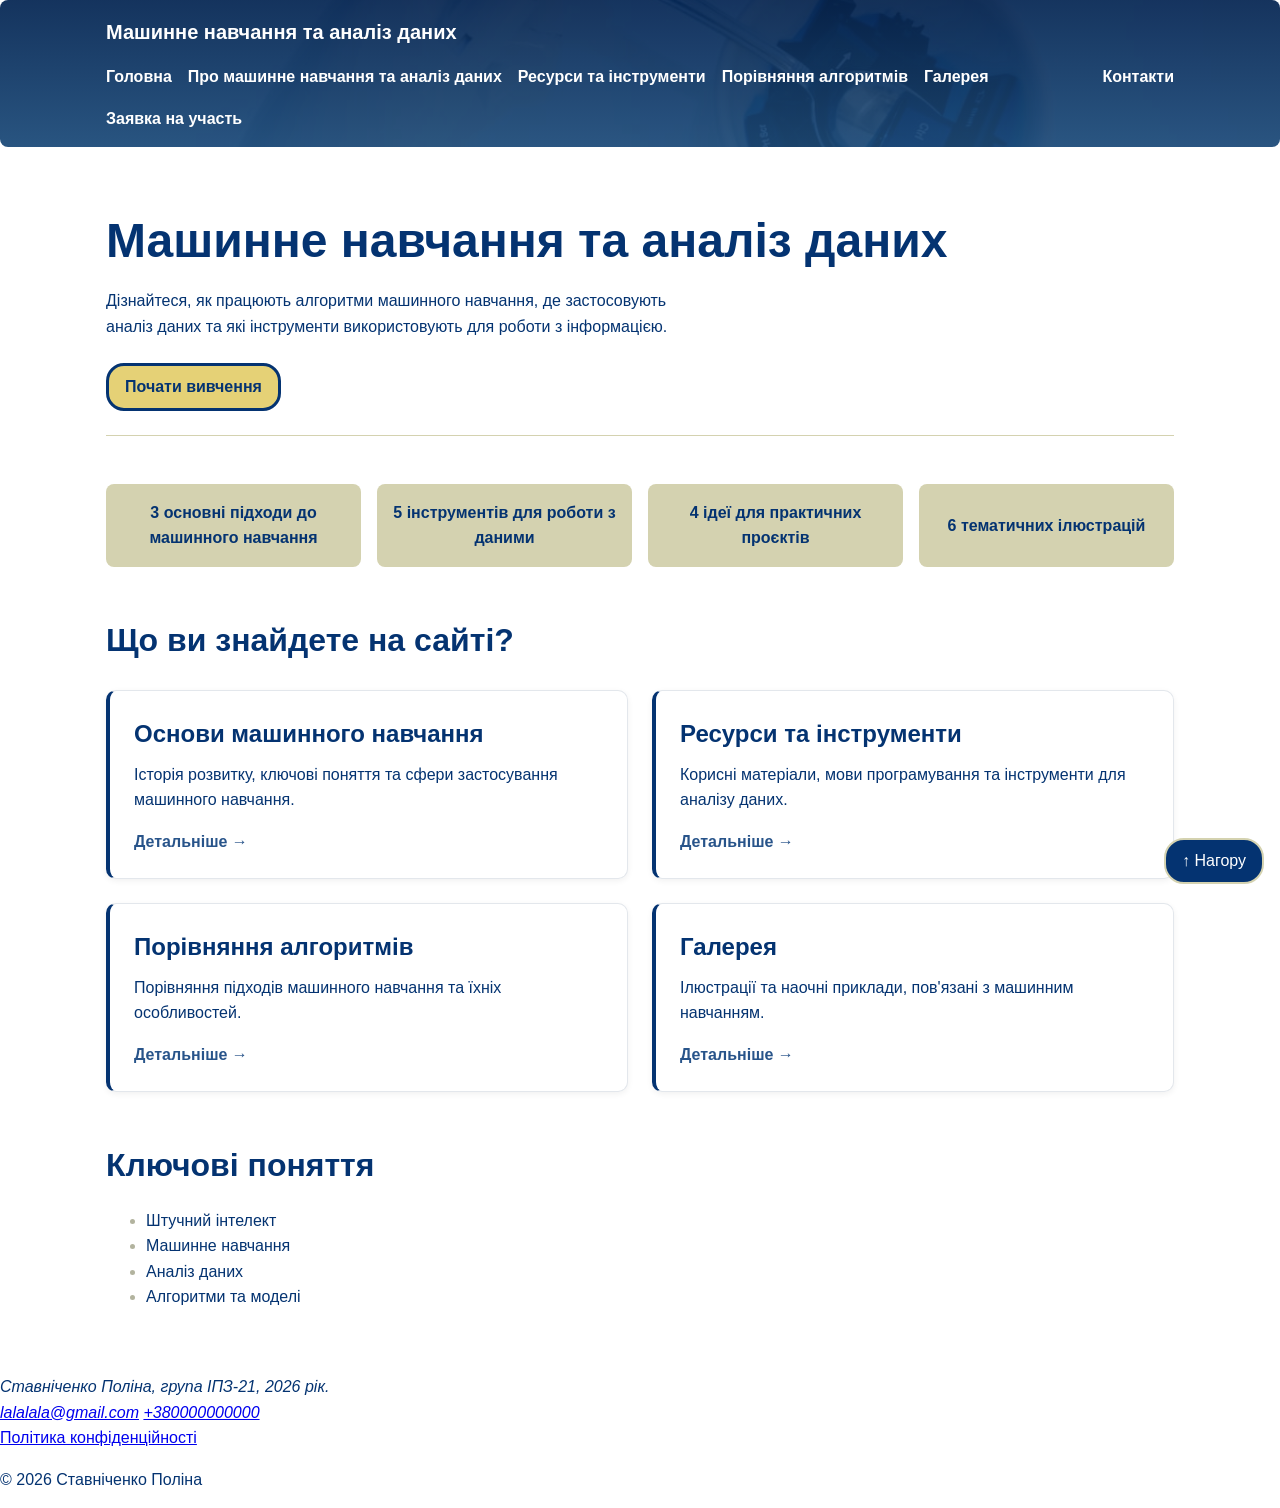
<file: index.html>
<!DOCTYPE html>
<html lang="uk">
<head>
    <meta charset="UTF-8">
    <meta name="viewport" content="width=device-width, initial-scale=1.0">
    <meta name="description" content="Навчальний сайт про машинне навчання та аналіз даних: історія, основні поняття, застосування, ресурси та інструменти">
    <link rel="canonical" href="https://stttvexx.github.io/lab09_stavnichenko/index.html">
    <link rel="icon" type="image/png" href="img/favicon.png">
    <meta name="author" content="Ставніченко Поліна">

    <title>Машинне навчання та аналіз даних</title>
    <link rel="stylesheet" href="css/style.css">

    <meta property="og:title" content="Машинне навчання та аналіз даних: основи, алгоритми, ресурси">
    <meta property="og:description" content="Навчальний сайт про машинне навчання та аналіз даних: історія, основні поняття, застосування, ресурси та інструменти для студентів">
    <meta property="og:image" content="https://stttvexx.github.io/lab09_stavnichenko/img/og-preview.jpg">
    <meta property="og:url" content="https://stttvexx.github.io/lab09_stavnichenko/index.html">
    <meta property="og:type" content="website">

    <!-- Privacy-friendly analytics by Plausible -->
    <script async src="https://plausible.io/js/pa-tS37Czor_yyZQHFW6yJKP.js"></script>
    <script>
        window.plausible=window.plausible||function(){(plausible.q=plausible.q||[]).push(arguments)},plausible.init=plausible.init||function(i){plausible.o=i||{}};
        plausible.init()
    </script>
</head>

<body id="top">

    <header>
        <div class="header-inner">
            <a href="index.html" class="site-title">
                Машинне навчання та аналіз даних
            </a>

            <nav aria-label="Основна навігація">
                <ul class="menu">
                    <li><a href="index.html">Головна</a></li>
                    <li><a href="about.html">Про машинне навчання та аналіз даних</a></li>
                    <li><a href="pages/resources.html">Ресурси та інструменти</a></li>
                    <li><a href="comparison.html">Порівняння алгоритмів</a></li>
                    <li><a href="gallery.html">Галерея</a></li>
                    <li class="menu__contacts"><a href="contacts.html">Контакти</a></li>
                    <li><a href="application.html">Заявка на участь</a></li>
                </ul>
            </nav>
        </div>
    </header>

    <main class="container page-grid">
        <section class="hero span-12">
            <h1>Машинне навчання та аналіз даних</h1>

            <p>Дізнайтеся, як працюють алгоритми машинного
            навчання, де застосовують аналіз даних та які
            інструменти використовують для роботи з інформацією.</p>

            <a href="about.html" class="btn btn--primary">
                Почати вивчення
            </a>
        </section>

        <!-- 12 колонок: чотири показники по 3 колонки -->
        <section class="stats span-12" aria-label="Коротко про матеріали сайту">
            <div class="stats__item">3 основні підходи до машинного навчання</div>
            <div class="stats__item">5 інструментів для роботи з даними</div>
            <div class="stats__item">4 ідеї для практичних проєктів</div>
            <div class="stats__item">6 тематичних ілюстрацій</div>
        </section>

        
        <section class="site-sections span-12">
            <h2>Що ви знайдете на сайті?</h2>

            <div class="card-grid">

                <article class="card">
                    <h3>Основи машинного навчання</h3>
                    <p>Історія розвитку, ключові поняття
                    та сфери застосування машинного навчання.</p>
                    <a href="about.html">Детальніше →</a>
                </article>

                <article class="card">
                    <h3>Ресурси та інструменти</h3>
                    <p>Корисні матеріали, мови програмування
                    та інструменти для аналізу даних.</p>
                    <a href="pages/resources.html">Детальніше →</a>
                </article>

                <article class="card">
                    <h3>Порівняння алгоритмів</h3>
                    <p>Порівняння підходів машинного навчання
                    та їхніх особливостей.</p>
                    <a href="comparison.html">Детальніше →</a>
                </article>

                <article class="card">
                    <h3>Галерея</h3>
                    <p>Ілюстрації та наочні приклади,
                    пов'язані з машинним навчанням.</p>
                    <a href="gallery.html">Детальніше →</a>
                </article>

            </div>
        </section>

        <section class="key-concepts span-12" aria-labelledby="concepts-title">
            <h2 id="concepts-title">Ключові поняття</h2>

            <ul>
                <li>Штучний інтелект</li>
                <li>Машинне навчання</li>
                <li>Аналіз даних</li>
                <li>Алгоритми та моделі</li>
            </ul>
        </section>

    </main>

    <footer>
        <address>
            Ставніченко Поліна, група ІПЗ-21, 2026 рік. <br>
            <a href="mailto:lalalala@gmail.com">lalalala@gmail.com</a>
            <a href="tel:+380000000000">+380000000000</a>
        </address>

        <p><a href="privacy.html">Політика конфіденційності</a></p>
        <p>&copy; 2026 Ставніченко Поліна</p>
    </footer>

    <a href="#top" class="back-to-top">↑ Нагору</a>

</body>
</html>
</file>
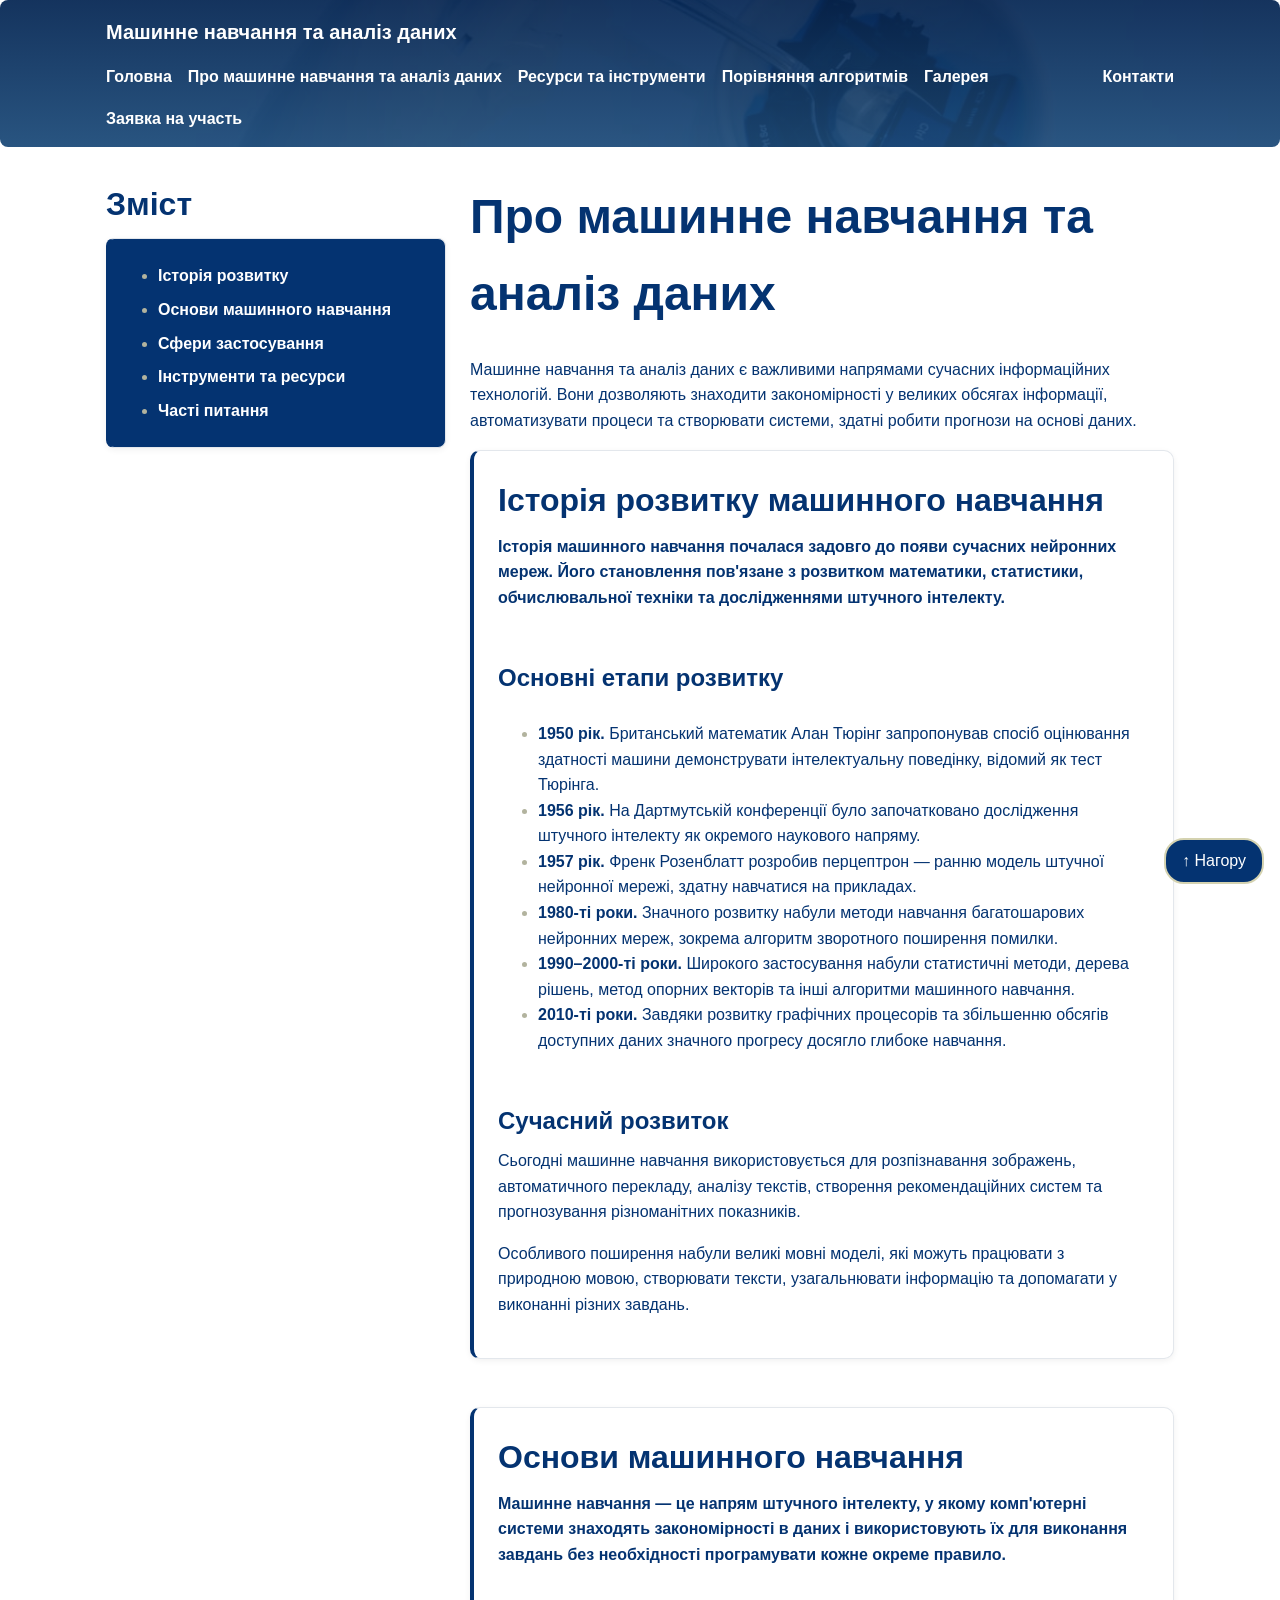
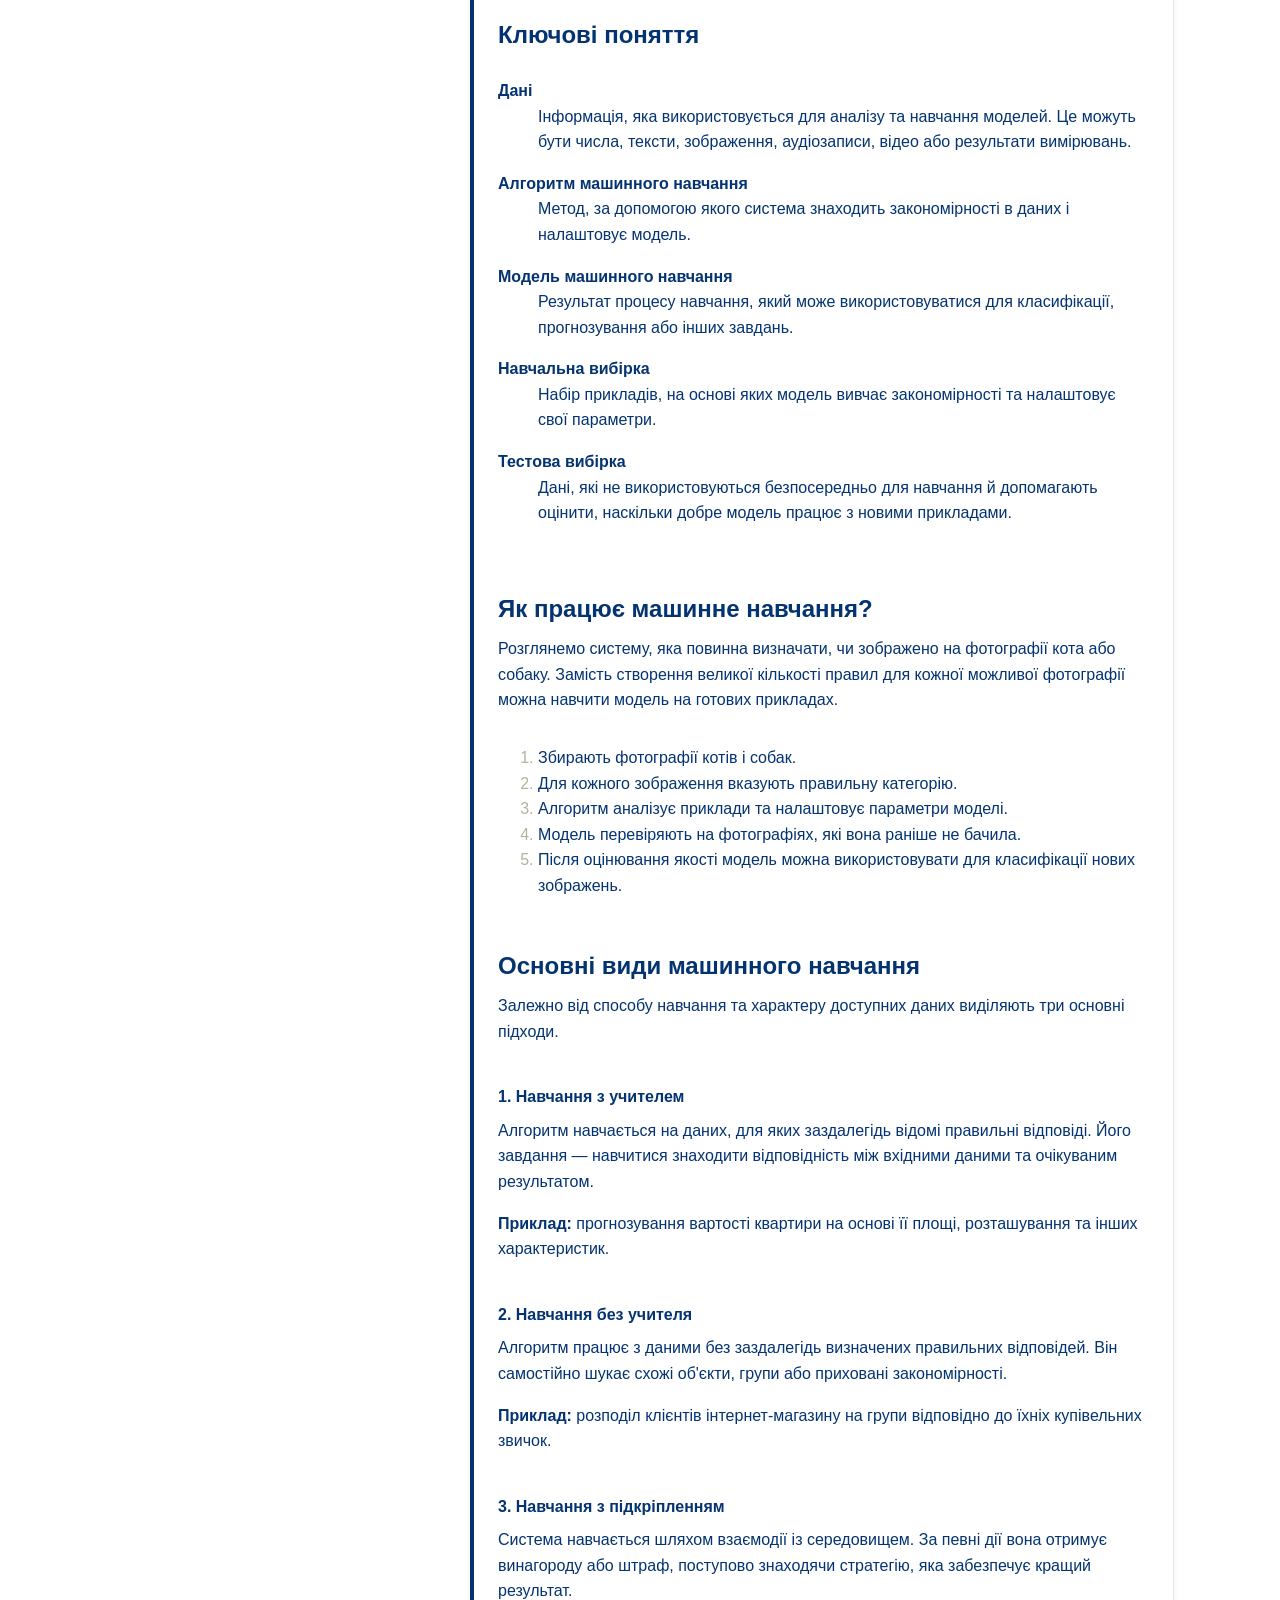
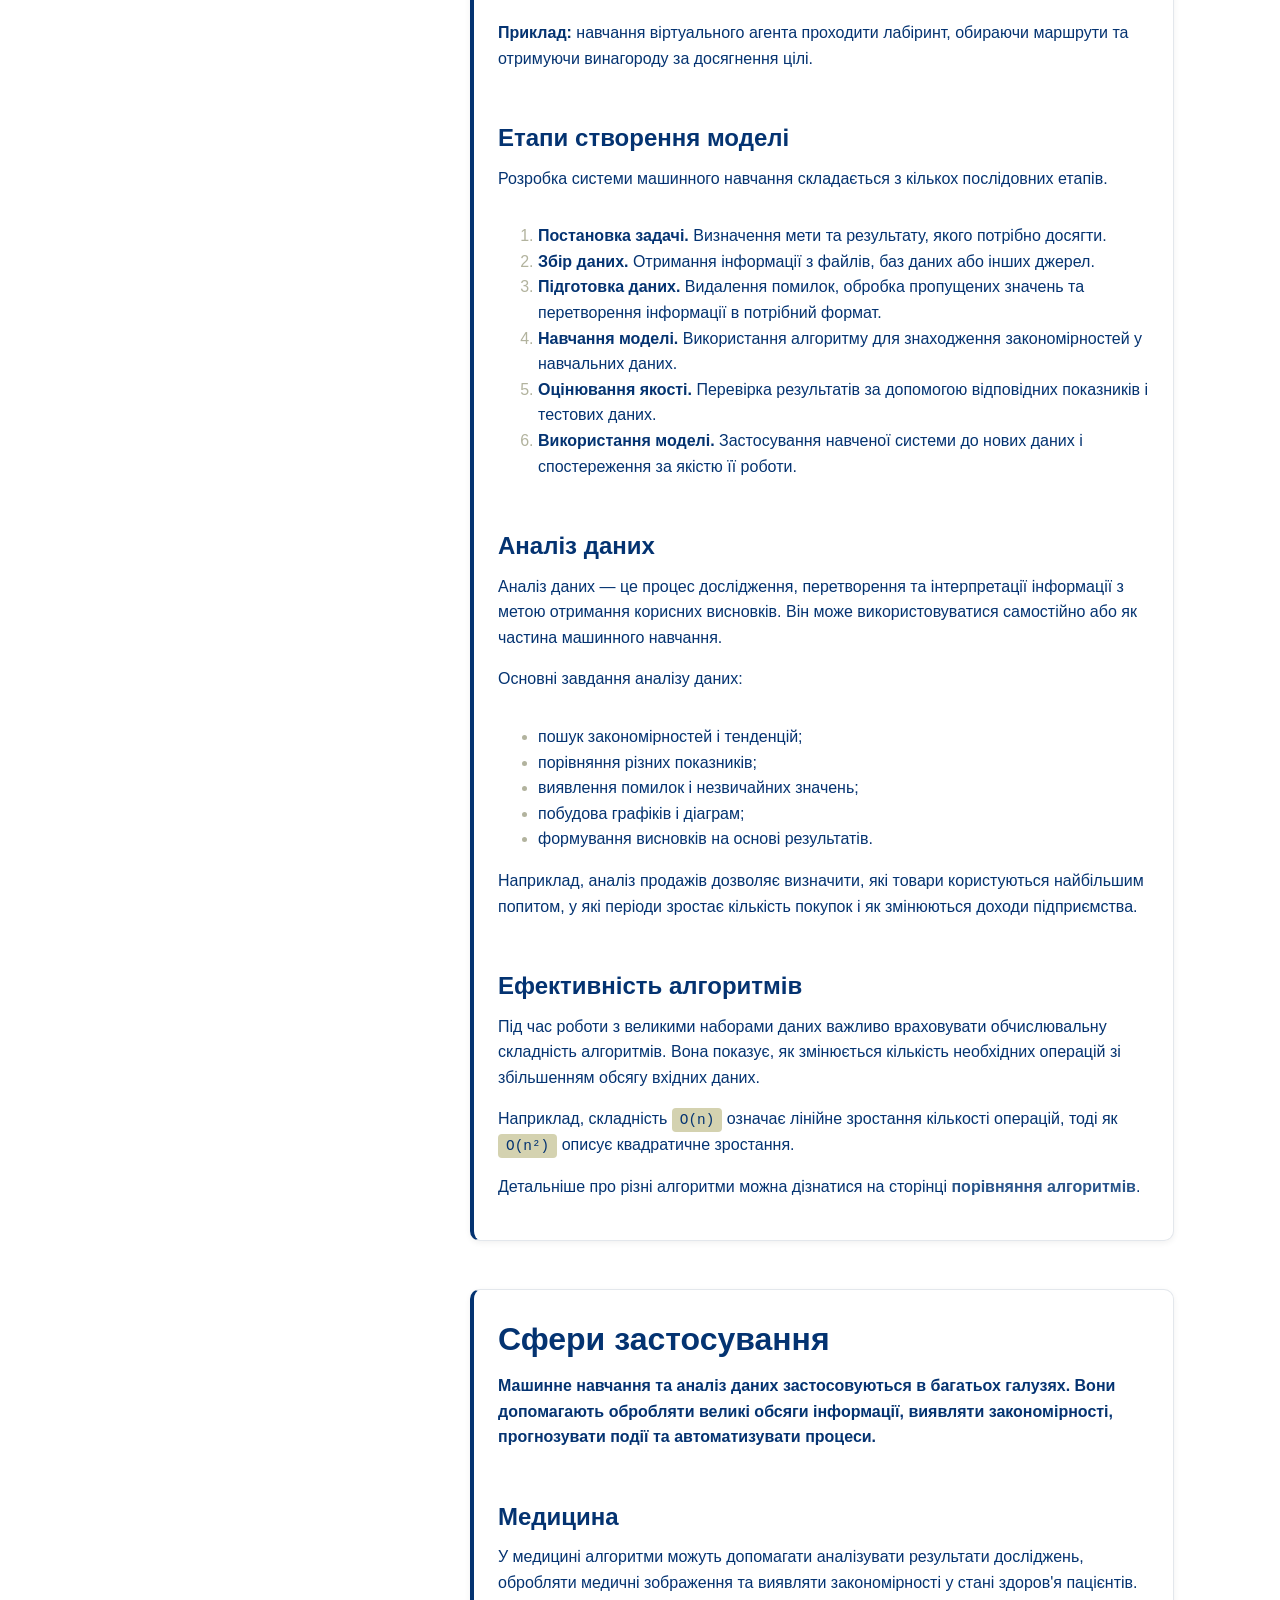
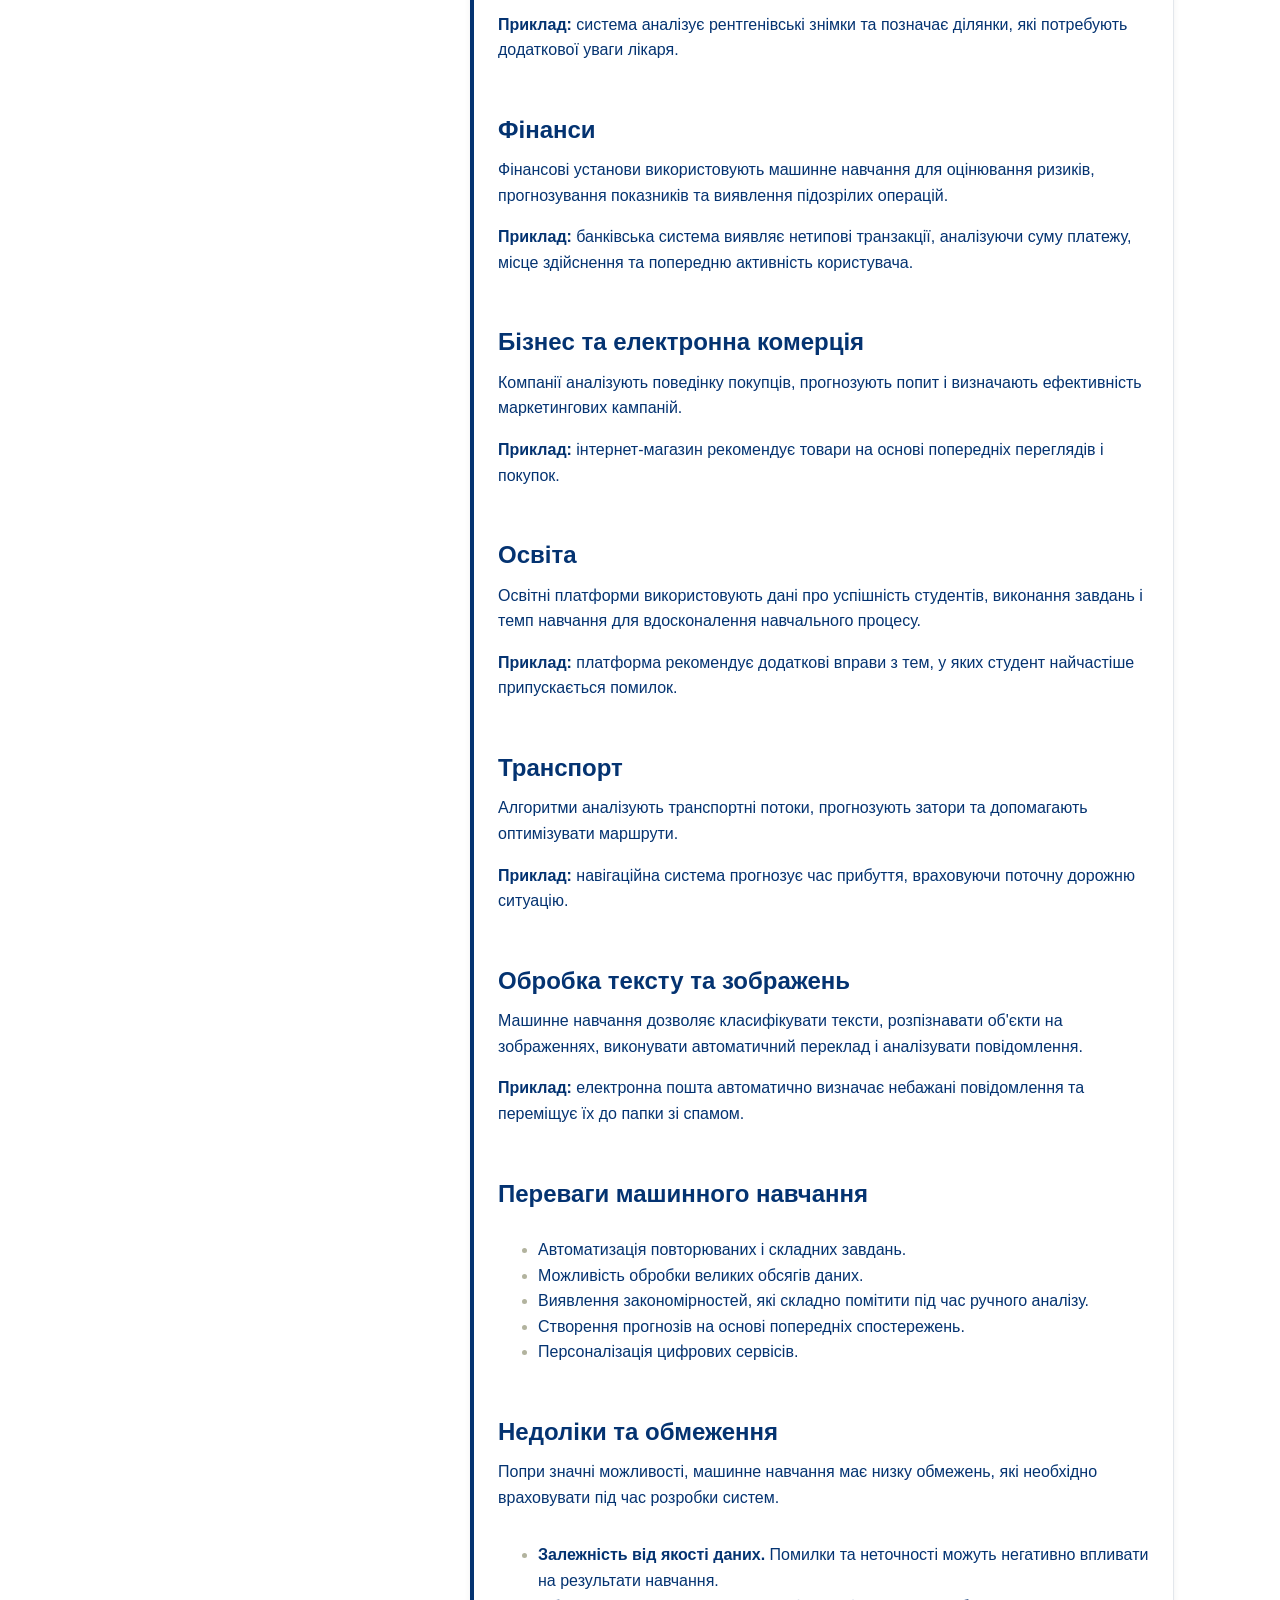
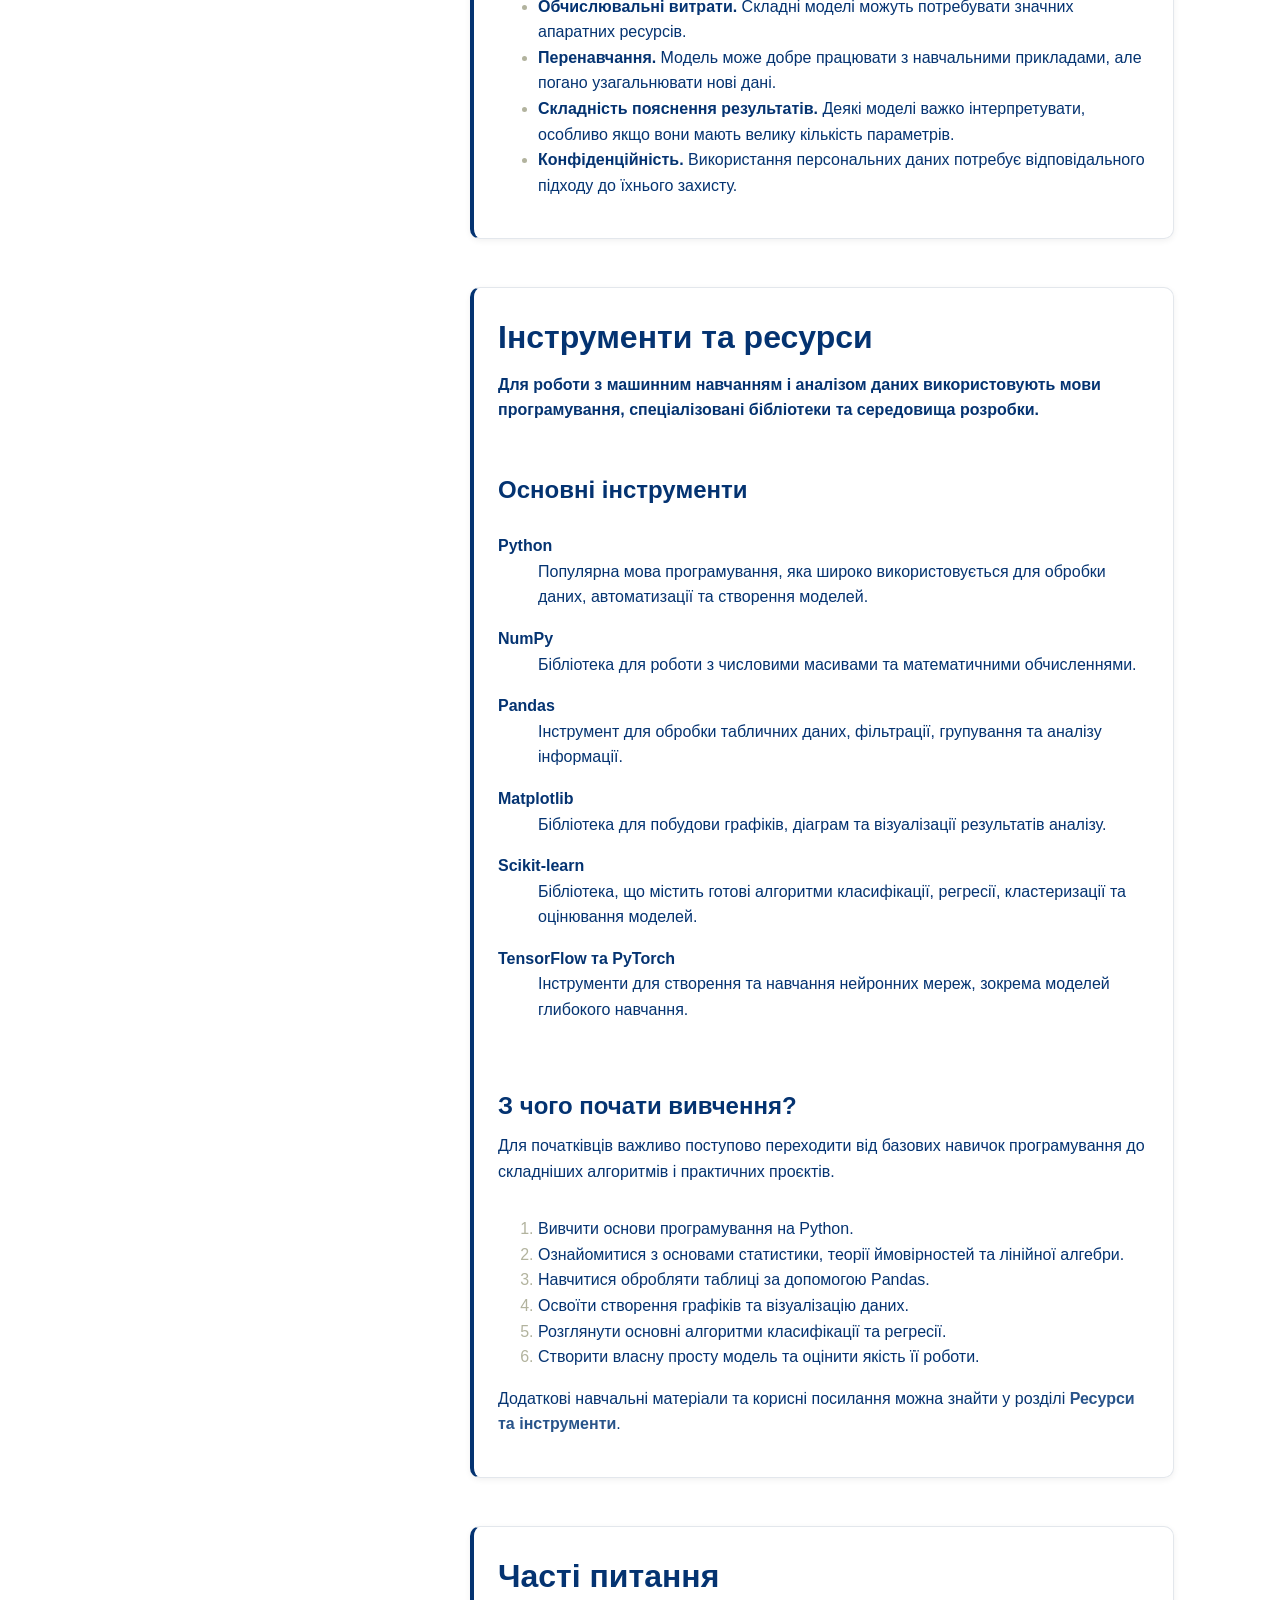
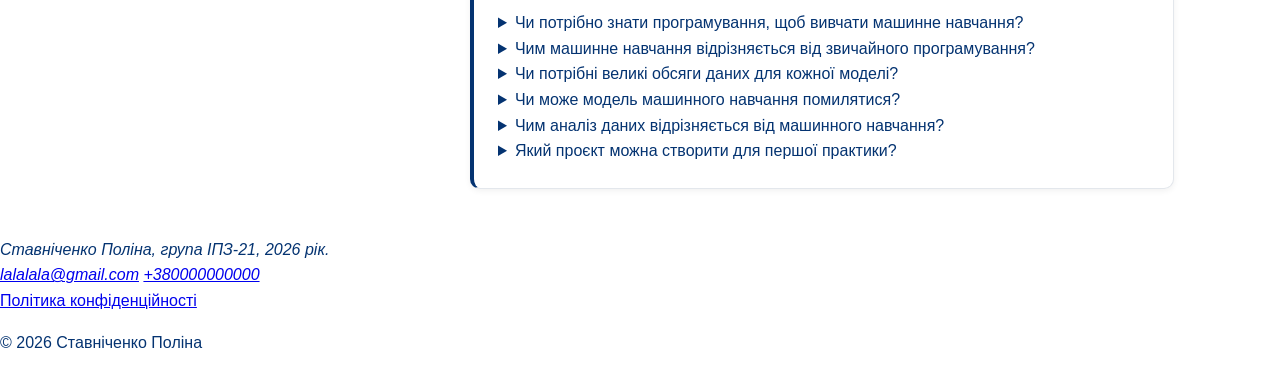
<file: about.html>
<!DOCTYPE html>
<html lang="uk">
<head>
    <meta charset="UTF-8">
    <meta name="viewport" content="width=device-width, initial-scale=1.0">
    <meta name="description" content="Основи машинного навчання та аналізу даних: історія розвитку, принципи роботи, типи навчання, застосування та інструменти">

    <link rel="canonical" href="https://stttvexx.github.io/lab09_stavnichenko/about.html">
    <link rel="icon" type="image/png" href="img/favicon.png">

    <meta name="author" content="Ставніченко Поліна">

    <title>Про машинне навчання та аналіз даних</title>

    <link rel="stylesheet" href="css/style.css">

    <meta property="og:title" content="Про машинне навчання та аналіз даних">
    <meta property="og:description" content="Історія, основні поняття, види машинного навчання, сфери застосування та корисні інструменти">
    <meta property="og:image" content="https://stttvexx.github.io/lab09_stavnichenko/img/og-preview.jpg">
    <meta property="og:url" content="https://stttvexx.github.io/lab09_stavnichenko/about.html">
    <meta property="og:type" content="website">

    <!-- Privacy-friendly analytics by Plausible -->
    <script async src="https://plausible.io/js/pa-tS37Czor_yyZQHFW6yJKP.js"></script>
    <script>
        window.plausible=window.plausible||function(){(plausible.q=plausible.q||[]).push(arguments)},plausible.init=plausible.init||function(i){plausible.o=i||{}};
        plausible.init()
    </script>
</head>

<body id="top">

    <header>
        <div class="header-inner">
            <a href="index.html" class="site-title">
                Машинне навчання та аналіз даних
            </a>

            <nav aria-label="Основна навігація">
                <ul class="menu">
                    <li><a href="index.html">Головна</a></li>
                    <li><a href="about.html">Про машинне навчання та аналіз даних</a></li>
                    <li><a href="pages/resources.html">Ресурси та інструменти</a></li>
                    <li><a href="comparison.html">Порівняння алгоритмів</a></li>
                    <li><a href="gallery.html">Галерея</a></li>
                    <li class="menu__contacts"><a href="contacts.html">Контакти</a></li>
                    <li><a href="application.html">Заявка на участь</a></li>
                </ul>
            </nav>
        </div>
    </header>

    <div class="container page-grid about-layout">

        <aside class="about-sidebar span-4">
            <h2>Зміст</h2>

            <div class="card featured">
                <ul>
                    <li><a href="#history">Історія розвитку</a></li>
                    <li><a href="#concepts">Основи машинного навчання</a></li>
                    <li><a href="#applications">Сфери застосування</a></li>
                    <li><a href="#resources">Інструменти та ресурси</a></li>
                    <li><a href="#faq">Часті питання</a></li>
                </ul>
            </div>
        </aside>

        <main class="about-main span-8">

            <h1>Про машинне навчання та аналіз даних</h1>

            <p>
                Машинне навчання та аналіз даних є важливими напрямами
                сучасних інформаційних технологій. Вони дозволяють
                знаходити закономірності у великих обсягах інформації,
                автоматизувати процеси та створювати системи,
                здатні робити прогнози на основі даних.
            </p>

            <!-- Історія розвитку -->

            <section id="history" class="card">

                <h2>Історія розвитку машинного навчання</h2>

                <p>
                    Історія машинного навчання почалася задовго до появи
                    сучасних нейронних мереж. Його становлення пов'язане
                    з розвитком математики, статистики, обчислювальної
                    техніки та дослідженнями штучного інтелекту.
                </p>

                <h3>Основні етапи розвитку</h3>

                <ul>
                    <li>
                        <strong>1950 рік.</strong> Британський математик
                        Алан Тюрінг запропонував спосіб оцінювання
                        здатності машини демонструвати інтелектуальну
                        поведінку, відомий як тест Тюрінга.
                    </li>

                    <li>
                        <strong>1956 рік.</strong> На Дартмутській
                        конференції було започатковано дослідження
                        штучного інтелекту як окремого наукового напряму.
                    </li>

                    <li>
                        <strong>1957 рік.</strong> Френк Розенблатт
                        розробив перцептрон — ранню модель штучної
                        нейронної мережі, здатну навчатися на прикладах.
                    </li>

                    <li>
                        <strong>1980-ті роки.</strong> Значного розвитку
                        набули методи навчання багатошарових нейронних
                        мереж, зокрема алгоритм зворотного поширення
                        помилки.
                    </li>

                    <li>
                        <strong>1990–2000-ті роки.</strong> Широкого
                        застосування набули статистичні методи,
                        дерева рішень, метод опорних векторів
                        та інші алгоритми машинного навчання.
                    </li>

                    <li>
                        <strong>2010-ті роки.</strong> Завдяки розвитку
                        графічних процесорів та збільшенню обсягів
                        доступних даних значного прогресу досягло
                        глибоке навчання.
                    </li>
                </ul>

                <h3>Сучасний розвиток</h3>

                <p>
                    Сьогодні машинне навчання використовується для
                    розпізнавання зображень, автоматичного перекладу,
                    аналізу текстів, створення рекомендаційних систем
                    та прогнозування різноманітних показників.
                </p>

                <p>
                    Особливого поширення набули великі мовні моделі,
                    які можуть працювати з природною мовою,
                    створювати тексти, узагальнювати інформацію
                    та допомагати у виконанні різних завдань.
                </p>

            </section>

            <!-- Основні поняття -->

            <section id="concepts" class="card">

                <h2>Основи машинного навчання</h2>

                <p>
                    <strong>Машинне навчання</strong> — це напрям
                    штучного інтелекту, у якому комп'ютерні системи
                    знаходять закономірності в даних і використовують
                    їх для виконання завдань без необхідності
                    програмувати кожне окреме правило.
                </p>

                <h3>Ключові поняття</h3>

                <dl>
                    <dt><strong>Дані</strong></dt>
                    <dd>
                        Інформація, яка використовується для аналізу
                        та навчання моделей. Це можуть бути числа,
                        тексти, зображення, аудіозаписи, відео
                        або результати вимірювань.
                    </dd>

                    <dt><strong>Алгоритм машинного навчання</strong></dt>
                    <dd>
                        Метод, за допомогою якого система знаходить
                        закономірності в даних і налаштовує модель.
                    </dd>

                    <dt><strong>Модель машинного навчання</strong></dt>
                    <dd>
                        Результат процесу навчання, який може
                        використовуватися для класифікації,
                        прогнозування або інших завдань.
                    </dd>

                    <dt><strong>Навчальна вибірка</strong></dt>
                    <dd>
                        Набір прикладів, на основі яких модель
                        вивчає закономірності та налаштовує
                        свої параметри.
                    </dd>

                    <dt><strong>Тестова вибірка</strong></dt>
                    <dd>
                        Дані, які не використовуються безпосередньо
                        для навчання й допомагають оцінити,
                        наскільки добре модель працює
                        з новими прикладами.
                    </dd>
                </dl>

                <h3>Як працює машинне навчання?</h3>

                <p>
                    Розглянемо систему, яка повинна визначати,
                    чи зображено на фотографії кота або собаку.
                    Замість створення великої кількості правил
                    для кожної можливої фотографії можна
                    навчити модель на готових прикладах.
                </p>

                <ol>
                    <li>
                        Збирають фотографії котів і собак.
                    </li>
                    <li>
                        Для кожного зображення вказують
                        правильну категорію.
                    </li>
                    <li>
                        Алгоритм аналізує приклади та налаштовує
                        параметри моделі.
                    </li>
                    <li>
                        Модель перевіряють на фотографіях,
                        які вона раніше не бачила.
                    </li>
                    <li>
                        Після оцінювання якості модель
                        можна використовувати для
                        класифікації нових зображень.
                    </li>
                </ol>

                <h3>Основні види машинного навчання</h3>

                <p>
                    Залежно від способу навчання та характеру
                    доступних даних виділяють три основні підходи.
                </p>

                <h4>1. Навчання з учителем</h4>

                <p>
                    Алгоритм навчається на даних, для яких
                    заздалегідь відомі правильні відповіді.
                    Його завдання — навчитися знаходити
                    відповідність між вхідними даними
                    та очікуваним результатом.
                </p>

                <p>
                    <strong>Приклад:</strong> прогнозування вартості
                    квартири на основі її площі, розташування
                    та інших характеристик.
                </p>

                <h4>2. Навчання без учителя</h4>

                <p>
                    Алгоритм працює з даними без заздалегідь
                    визначених правильних відповідей.
                    Він самостійно шукає схожі об'єкти,
                    групи або приховані закономірності.
                </p>

                <p>
                    <strong>Приклад:</strong> розподіл клієнтів
                    інтернет-магазину на групи відповідно
                    до їхніх купівельних звичок.
                </p>

                <h4>3. Навчання з підкріпленням</h4>

                <p>
                    Система навчається шляхом взаємодії
                    із середовищем. За певні дії вона
                    отримує винагороду або штраф,
                    поступово знаходячи стратегію,
                    яка забезпечує кращий результат.
                </p>

                <p>
                    <strong>Приклад:</strong> навчання віртуального
                    агента проходити лабіринт, обираючи
                    маршрути та отримуючи винагороду
                    за досягнення цілі.
                </p>

                <h3>Етапи створення моделі</h3>

                <p>
                    Розробка системи машинного навчання
                    складається з кількох послідовних етапів.
                </p>

                <ol>
                    <li>
                        <strong>Постановка задачі.</strong>
                        Визначення мети та результату,
                        якого потрібно досягти.
                    </li>

                    <li>
                        <strong>Збір даних.</strong>
                        Отримання інформації з файлів,
                        баз даних або інших джерел.
                    </li>

                    <li>
                        <strong>Підготовка даних.</strong>
                        Видалення помилок, обробка
                        пропущених значень та перетворення
                        інформації в потрібний формат.
                    </li>

                    <li>
                        <strong>Навчання моделі.</strong>
                        Використання алгоритму для
                        знаходження закономірностей
                        у навчальних даних.
                    </li>

                    <li>
                        <strong>Оцінювання якості.</strong>
                        Перевірка результатів за допомогою
                        відповідних показників і тестових даних.
                    </li>

                    <li>
                        <strong>Використання моделі.</strong>
                        Застосування навченої системи
                        до нових даних і спостереження
                        за якістю її роботи.
                    </li>
                </ol>

                <h3>Аналіз даних</h3>

                <p>
                    Аналіз даних — це процес дослідження,
                    перетворення та інтерпретації інформації
                    з метою отримання корисних висновків.
                    Він може використовуватися самостійно
                    або як частина машинного навчання.
                </p>

                <p>
                    Основні завдання аналізу даних:
                </p>

                <ul>
                    <li>пошук закономірностей і тенденцій;</li>
                    <li>порівняння різних показників;</li>
                    <li>виявлення помилок і незвичайних значень;</li>
                    <li>побудова графіків і діаграм;</li>
                    <li>формування висновків на основі результатів.</li>
                </ul>

                <p>
                    Наприклад, аналіз продажів дозволяє визначити,
                    які товари користуються найбільшим попитом,
                    у які періоди зростає кількість покупок
                    і як змінюються доходи підприємства.
                </p>

                <h3>Ефективність алгоритмів</h3>

                <p>
                    Під час роботи з великими наборами даних
                    важливо враховувати обчислювальну складність
                    алгоритмів. Вона показує, як змінюється
                    кількість необхідних операцій зі
                    збільшенням обсягу вхідних даних.
                </p>

                <p>
                    Наприклад, складність <code>O(n)</code>
                    означає лінійне зростання кількості операцій,
                    тоді як <code>O(n²)</code> описує
                    квадратичне зростання.
                </p>

                <p>
                    Детальніше про різні алгоритми можна
                    дізнатися на сторінці
                    <a href="comparison.html">порівняння алгоритмів</a>.
                </p>

            </section>

            <!-- Сфери застосування -->

            <section id="applications" class="card">

                <h2>Сфери застосування</h2>

                <p>
                    Машинне навчання та аналіз даних застосовуються
                    в багатьох галузях. Вони допомагають обробляти
                    великі обсяги інформації, виявляти закономірності,
                    прогнозувати події та автоматизувати процеси.
                </p>

                <h3>Медицина</h3>

                <p>
                    У медицині алгоритми можуть допомагати
                    аналізувати результати досліджень,
                    обробляти медичні зображення
                    та виявляти закономірності
                    у стані здоров'я пацієнтів.
                </p>

                <p>
                    <strong>Приклад:</strong> система аналізує
                    рентгенівські знімки та позначає
                    ділянки, які потребують додаткової
                    уваги лікаря.
                </p>

                <h3>Фінанси</h3>

                <p>
                    Фінансові установи використовують
                    машинне навчання для оцінювання ризиків,
                    прогнозування показників та виявлення
                    підозрілих операцій.
                </p>

                <p>
                    <strong>Приклад:</strong> банківська система
                    виявляє нетипові транзакції, аналізуючи
                    суму платежу, місце здійснення
                    та попередню активність користувача.
                </p>

                <h3>Бізнес та електронна комерція</h3>

                <p>
                    Компанії аналізують поведінку покупців,
                    прогнозують попит і визначають
                    ефективність маркетингових кампаній.
                </p>

                <p>
                    <strong>Приклад:</strong> інтернет-магазин
                    рекомендує товари на основі
                    попередніх переглядів і покупок.
                </p>

                <h3>Освіта</h3>

                <p>
                    Освітні платформи використовують дані
                    про успішність студентів, виконання
                    завдань і темп навчання для
                    вдосконалення навчального процесу.
                </p>

                <p>
                    <strong>Приклад:</strong> платформа
                    рекомендує додаткові вправи з тем,
                    у яких студент найчастіше
                    припускається помилок.
                </p>

                <h3>Транспорт</h3>

                <p>
                    Алгоритми аналізують транспортні потоки,
                    прогнозують затори та допомагають
                    оптимізувати маршрути.
                </p>

                <p>
                    <strong>Приклад:</strong> навігаційна
                    система прогнозує час прибуття,
                    враховуючи поточну дорожню ситуацію.
                </p>

                <h3>Обробка тексту та зображень</h3>

                <p>
                    Машинне навчання дозволяє класифікувати
                    тексти, розпізнавати об'єкти на зображеннях,
                    виконувати автоматичний переклад
                    і аналізувати повідомлення.
                </p>

                <p>
                    <strong>Приклад:</strong> електронна пошта
                    автоматично визначає небажані повідомлення
                    та переміщує їх до папки зі спамом.
                </p>

                <h3>Переваги машинного навчання</h3>

                <ul>
                    <li>
                        Автоматизація повторюваних і складних завдань.
                    </li>
                    <li>
                        Можливість обробки великих обсягів даних.
                    </li>
                    <li>
                        Виявлення закономірностей, які складно
                        помітити під час ручного аналізу.
                    </li>
                    <li>
                        Створення прогнозів на основі
                        попередніх спостережень.
                    </li>
                    <li>
                        Персоналізація цифрових сервісів.
                    </li>
                </ul>

                <h3>Недоліки та обмеження</h3>

                <p>
                    Попри значні можливості, машинне навчання
                    має низку обмежень, які необхідно
                    враховувати під час розробки систем.
                </p>

                <ul>
                    <li>
                        <strong>Залежність від якості даних.</strong>
                        Помилки та неточності можуть негативно
                        впливати на результати навчання.
                    </li>

                    <li>
                        <strong>Обчислювальні витрати.</strong>
                        Складні моделі можуть потребувати
                        значних апаратних ресурсів.
                    </li>

                    <li>
                        <strong>Перенавчання.</strong>
                        Модель може добре працювати
                        з навчальними прикладами,
                        але погано узагальнювати нові дані.
                    </li>

                    <li>
                        <strong>Складність пояснення результатів.</strong>
                        Деякі моделі важко інтерпретувати,
                        особливо якщо вони мають
                        велику кількість параметрів.
                    </li>

                    <li>
                        <strong>Конфіденційність.</strong>
                        Використання персональних даних
                        потребує відповідального підходу
                        до їхнього захисту.
                    </li>
                </ul>

            </section>

            <!-- Інструменти -->

            <section id="resources" class="card">

                <h2>Інструменти та ресурси</h2>

                <p>
                    Для роботи з машинним навчанням
                    і аналізом даних використовують
                    мови програмування, спеціалізовані
                    бібліотеки та середовища розробки.
                </p>

                <h3>Основні інструменти</h3>

                <dl>
                    <dt><strong>Python</strong></dt>
                    <dd>
                        Популярна мова програмування,
                        яка широко використовується
                        для обробки даних, автоматизації
                        та створення моделей.
                    </dd>

                    <dt><strong>NumPy</strong></dt>
                    <dd>
                        Бібліотека для роботи з числовими
                        масивами та математичними обчисленнями.
                    </dd>

                    <dt><strong>Pandas</strong></dt>
                    <dd>
                        Інструмент для обробки табличних даних,
                        фільтрації, групування та аналізу інформації.
                    </dd>

                    <dt><strong>Matplotlib</strong></dt>
                    <dd>
                        Бібліотека для побудови графіків,
                        діаграм та візуалізації результатів аналізу.
                    </dd>

                    <dt><strong>Scikit-learn</strong></dt>
                    <dd>
                        Бібліотека, що містить готові
                        алгоритми класифікації, регресії,
                        кластеризації та оцінювання моделей.
                    </dd>

                    <dt><strong>TensorFlow та PyTorch</strong></dt>
                    <dd>
                        Інструменти для створення
                        та навчання нейронних мереж,
                        зокрема моделей глибокого навчання.
                    </dd>
                </dl>

                <h3>З чого почати вивчення?</h3>

                <p>
                    Для початківців важливо поступово
                    переходити від базових навичок
                    програмування до складніших
                    алгоритмів і практичних проєктів.
                </p>

                <ol>
                    <li>
                        Вивчити основи програмування на Python.
                    </li>
                    <li>
                        Ознайомитися з основами статистики,
                        теорії ймовірностей та лінійної алгебри.
                    </li>
                    <li>
                        Навчитися обробляти таблиці
                        за допомогою Pandas.
                    </li>
                    <li>
                        Освоїти створення графіків
                        та візуалізацію даних.
                    </li>
                    <li>
                        Розглянути основні алгоритми
                        класифікації та регресії.
                    </li>
                    <li>
                        Створити власну просту модель
                        та оцінити якість її роботи.
                    </li>
                </ol>

                <p>
                    Додаткові навчальні матеріали та
                    корисні посилання можна знайти
                    у розділі
                    <a href="pages/resources.html">Ресурси та інструменти</a>.
                </p>

            </section>

            <!-- Часті питання -->

            <section id="faq" class="card">

                <h2>Часті питання</h2>

                <details>
                    <summary>
                        Чи потрібно знати програмування,
                        щоб вивчати машинне навчання?
                    </summary>
                    <p>
                        Базові знання програмування значно
                        полегшують навчання. Для початку
                        достатньо освоїти змінні, умови,
                        цикли, функції та основи роботи
                        з даними мовою Python.
                    </p>
                </details>

                <details>
                    <summary>
                        Чим машинне навчання відрізняється
                        від звичайного програмування?
                    </summary>
                    <p>
                        У традиційному програмуванні розробник
                        задає правила обробки інформації.
                        У машинному навчанні система
                        формує модель на основі даних,
                        знаходячи закономірності,
                        які можна застосувати до нових прикладів.
                    </p>
                </details>

                <details>
                    <summary>
                        Чи потрібні великі обсяги даних
                        для кожної моделі?
                    </summary>
                    <p>
                        Не завжди. Деякі прості алгоритми
                        можуть ефективно працювати
                        з невеликими наборами даних.
                        Складні моделі, особливо нейронні мережі,
                        часто потребують значно більшої
                        кількості навчальних прикладів.
                    </p>
                </details>

                <details>
                    <summary>
                        Чи може модель машинного навчання
                        помилятися?
                    </summary>
                    <p>
                        Так. Модель може давати неточні
                        результати через недостатню кількість
                        даних, помилки у навчальній вибірці,
                        перенавчання або появу нових ситуацій,
                        які відрізняються від навчальних.
                    </p>
                </details>

                <details>
                    <summary>
                        Чим аналіз даних відрізняється
                        від машинного навчання?
                    </summary>
                    <p>
                        Аналіз даних спрямований на дослідження
                        інформації та отримання висновків.
                        Машинне навчання використовує дані
                        для створення моделей, які можуть
                        автоматично виконувати завдання,
                        наприклад класифікувати об'єкти
                        або прогнозувати значення.
                    </p>
                </details>

                <details>
                    <summary>
                        Який проєкт можна створити
                        для першої практики?
                    </summary>
                    <p>
                        Початківцям підійде прогнозування
                        вартості житла, класифікація
                        квітів за характеристиками
                        або аналіз невеликого набору
                        даних із побудовою графіків.
                    </p>
                </details>

            </section>

        </main>

    </div>

    <footer>
        <address>
            Ставніченко Поліна, група ІПЗ-21, 2026 рік. <br>
            <a href="mailto:lalalala@gmail.com">lalalala@gmail.com</a>
            <a href="tel:+380000000000">+380000000000</a>
        </address>

        <p><a href="privacy.html">Політика конфіденційності</a></p>
        <p>&copy; 2026 Ставніченко Поліна</p>
    </footer>

    <a href="#top" class="back-to-top">↑ Нагору</a>

</body>
</html>
</file>
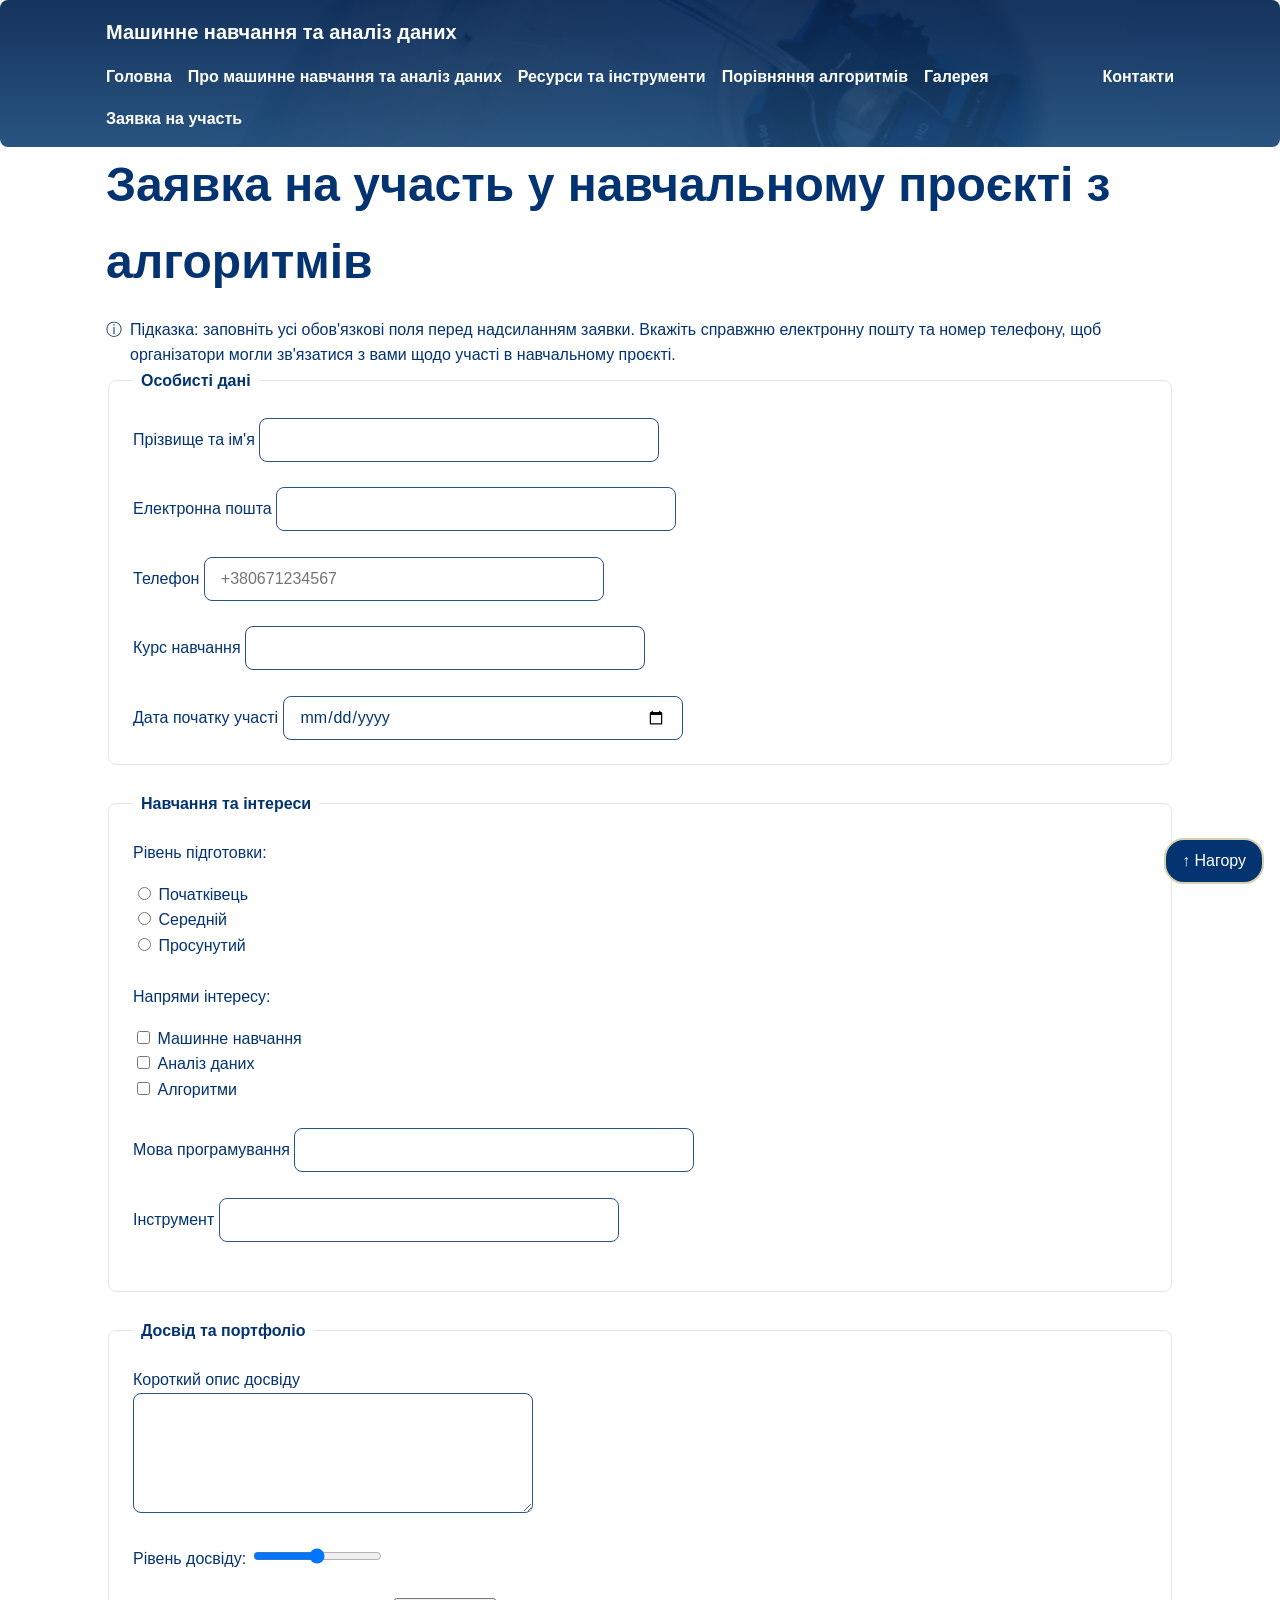
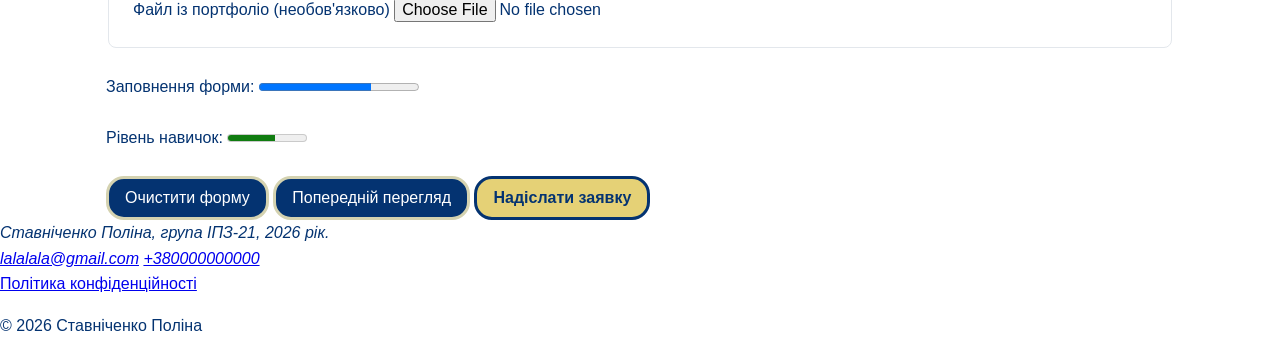
<file: application.html>
<!DOCTYPE html>
<html lang="uk">
    <head>
        <meta charset="UTF-8">
        <meta name="viewport"           content="width=device-width, initial-scale=1.0">
        <meta name="description"    content="Форма зворотнього зв'язку">

        <link rel="canonical" href="https://stttvexx.github.io/lab09_stavnichenko/application.html">

        <meta name="author"         content="Ставніченко Поліна">

        <title>Заявка на участь у проєкті</title>

        <link rel="icon" type="image/png" href="img/favicon.png">

        <link rel="stylesheet" href="css/style.css">

        <meta property="og:title" content="Заявка на участь у проєкті з алгоритмів машинного навчання та аналізу даних">
        <meta property="og:description" content="Заявка на участь у навчальному проєкті з алгоритмів машинного навчання та аналізу даних: історія, основні поняття, застосування, ресурси та інструменти">
        <meta property="og:image" content="https://stttvexx.github.io/lab09_stavnichenko/img/og-preview.jpg">
        <meta property="og:url" content="https://stttvexx.github.io/lab09_stavnichenko/application.html">
        <meta property="og:type" content="website">

        <!-- Privacy-friendly analytics by Plausible -->
        <script async src="https://plausible.io/js/pa-tS37Czor_yyZQHFW6yJKP.js"></script>
        <script>
        window.plausible=window.plausible||function(){(plausible.q=plausible.q||[]).push(arguments)},plausible.init=plausible.init||function(i){plausible.o=i||{}};
        plausible.init()
        </script>

    </head>

    <body id="top">

        <header>
            <div class="header-inner">
                <a href="index.html" class="site-title">
                    Машинне навчання та аналіз даних
                </a>

                <nav aria-label="Основна навігація">
                    <ul class="menu">
                        <li><a href="index.html">Головна</a></li>
                        <li><a href="about.html">Про машинне навчання та аналіз даних</a></li>
                        <li><a href="pages/resources.html">Ресурси та інструменти</a></li>
                        <li><a href="comparison.html">Порівняння алгоритмів</a></li>
                        <li><a href="gallery.html">Галерея</a></li>
                        <li class="menu__contacts"><a href="contacts.html">Контакти</a></li>
                        <li><a href="application.html">Заявка на участь</a></li>
                    </ul>
                </nav>
            </div>
        </header>

        <main class="container">
            
            <h1>Заявка на участь у навчальному проєкті з алгоритмів</h1>

            <div class="media">
                <span class="media__icon" aria-hidden="true">ⓘ</span>

                <p class="media__body">
                    Підказка: заповніть усі обов'язкові поля перед надсиланням заявки. Вкажіть справжню електронну пошту та номер телефону, щоб організатори могли зв'язатися з вами щодо участі в навчальному проєкті.
                </p>
            </div>


            <form action="https://formsubmit.co/stvpln08@gmail.com" method="POST" enctype="multipart/form-data">
                <input type="hidden" name="_subject" value="Нова заявка на участь у навчальному проєкті">
                <input type="hidden" name="_template" value="table">
                <input type="hidden" name="_url" value="https://stttvexx.github.io/lab09_stavnichenko/application.html">


                <fieldset>
                    <legend>Особисті дані</legend>

                    <label for="fullname">Прізвище та ім'я</label>
                    <input type="text" id="fullname" name="fullname" autocomplete="name" required>
                    <br><br>

                    <label for="email">Електронна пошта</label>
                    <input type="email" id="email" name="email" autocomplete="email" required>
                    <br><br>

                    <label for="phone">Телефон</label>
                    <input type="tel" id="phone" name="phone" 
                        pattern="\+380[0-9]{9}"
                        title="Формат: +380671234567"
                        placeholder="+380671234567" 
                        autocomplete="tel" required>
                    <br><br>

                    <label for="course">Курс навчання</label>
                    <input type="number" id="course" name="course" min="1" max="4" required>
                    <br><br>

                    <label for="startdate">Дата початку участі</label>
                    <input type="date" id="startdate" name="startdate" min="2026-09-30" required>
                </fieldset>

                <br>

                <fieldset>
                    <legend>Навчання та інтереси</legend>

                    <p>Рівень підготовки:</p>

                    <input type="radio" id="beginner" name="level" value="beginner">
                    <label for="beginner">Початківець</label>
                    <br>

                    <input type="radio" id="intermediate" name="level" value="intermediate">
                    <label for="intermediate">Середній</label>
                    <br>

                    <input type="radio" id="advanced" name="level" value="advanced">
                    <label for="advanced">Просунутий</label>

                    <br><br>

                    <p>Напрями інтересу:</p>

                    <input type="checkbox" id="ml" name="interests" value="machine-learning">
                    <label for="ml">Машинне навчання</label>
                    <br>

                    <input type="checkbox" id="data" name="interests" value="data-analysis">
                    <label for="data">Аналіз даних</label>
                    <br>

                    <input type="checkbox" id="algorithms" name="interests" value="algorithms">
                    <label for="algorithms">Алгоритми</label>

                    <br><br>

                    <label for="language">Мова програмування</label>
                    <input type="text" id="language" name="language" list="languages">

                    <datalist id="languages">
                        <option value="Python">
                        <option value="C++">
                        <option value="C#">
                        <option value="Java">
                        <option value="JavaScript">
                    </datalist>

                    <br><br>

                    <label for="tool">Інструмент</label>
                    <input type="text" id="tool" name="tool" list="tools">

                    <datalist id="tools">
                        <option value="NumPy">
                        <option value="Pandas">
                        <option value="Scikit-learn">
                    </datalist>

                    <br><br>
                </fieldset>

                <br>

                <fieldset>
                    <legend>Досвід та портфоліо</legend>

                    <label for="experience">Короткий опис досвіду</label>
                    <br>
                    <textarea id="experience" name="experience" rows="5" cols="40"></textarea>

                    <br><br>

                    <label for="experienceLevel">Рівень досвіду:</label>
                    <input type="range" id="experienceLevel" name="experienceLevel" min="0" max="10" value="5">

                    <br><br>

                    <label for="portfolio">Файл із портфоліо (необов'язково)</label>
                    <input type="file" id="portfolio" name="portfolio">
                </fieldset>

                <br>

                <label for="formProgress">Заповнення форми:</label>
                <progress id="formProgress" value="70" max="100">70%</progress>

                <br><br>

                <label for="skillLevel">Рівень навичок:</label>
                <meter id="skillLevel" min="0" max="100" value="60">60%</meter>

                <br><br>

                <button type="reset" class="btn">Очистити форму</button>
                <button type="button" class="btn">Попередній перегляд</button>
                <button type="submit" class="btn btn--primary">Надіслати заявку</button>

            </form>
        </main>

        <footer>
            <address>
                Ставніченко Поліна, група ІПЗ-21, 2026 рік. <br>
                <a href="mailto:lalalala@gmail.com">lalalala@gmail.com</a>
                <a href="tel:+380000000000">+380000000000</a>
            </address>
            <p><a href="privacy.html">Політика конфіденційності</a></p>
            <p>&copy; 2026 Ставніченко Поліна </p>
        </footer>

        <a href="#top" class="back-to-top">↑ Нагору</a>

    </body>
</html>
</file>
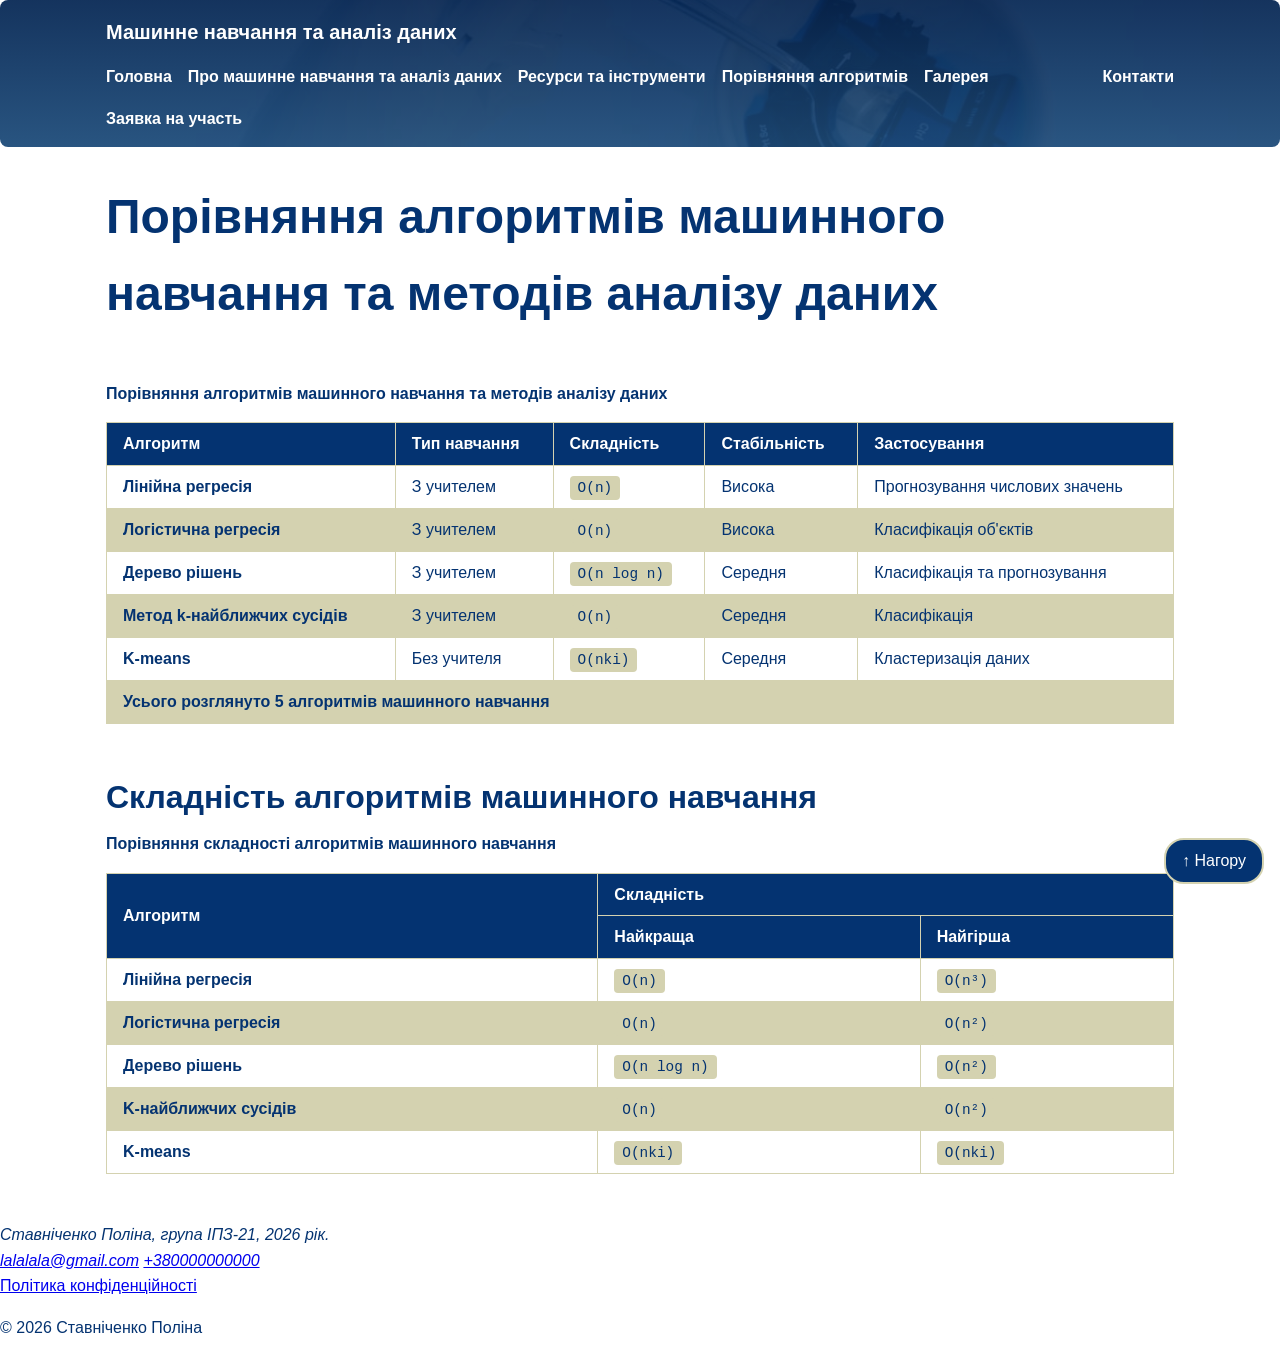
<file: comparison.html>
<!DOCTYPE html>
<html lang="uk">
    <head>
        <meta charset="UTF-8">
        <meta name="viewport"           content="width=device-width, initial-scale=1.0">
        <meta name="description"    content="Порівняння алгоритмів машинного навчання та методів аналізу даних">

        <link rel="canonical" href="https://stttvexx.github.io/lab09_stavnichenko/comparison.html">

        <link rel="icon" type="image/png" href="img/favicon.png">

        <meta name="author"         content="Ставніченко Поліна">

        <title>Порівняння алгоритмів машинного навчання та методів аналізу даних</title>

        <link rel="stylesheet" href="css/style.css">

        <meta property="og:title" content="Порівняння алгоритмів машинного навчання та методів аналізу даних">
        <meta property="og:description" content="Порівняння алгоритмів машинного навчання та методів аналізу даних: історія, основні поняття, застосування, ресурси та інструменти">
        <meta property="og:image" content="https://stttvexx.github.io/lab09_stavnichenko/img/og-preview.jpg">
        <meta property="og:url" content="https://stttvexx.github.io/lab09_stavnichenko/comparison.html">
        <meta property="og:type" content="website">

        <!-- Privacy-friendly analytics by Plausible -->
        <script async src="https://plausible.io/js/pa-tS37Czor_yyZQHFW6yJKP.js"></script>
        <script>
        window.plausible=window.plausible||function(){(plausible.q=plausible.q||[]).push(arguments)},plausible.init=plausible.init||function(i){plausible.o=i||{}};
        plausible.init()
        </script>

    </head>

    <body id="top">

        <header>
            <div class="header-inner">
                <a href="index.html" class="site-title">
                    Машинне навчання та аналіз даних
                </a>

                <nav aria-label="Основна навігація">
                    <ul class="menu">
                        <li><a href="index.html">Головна</a></li>
                        <li><a href="about.html">Про машинне навчання та аналіз даних</a></li>
                        <li><a href="pages/resources.html">Ресурси та інструменти</a></li>
                        <li><a href="comparison.html">Порівняння алгоритмів</a></li>
                        <li><a href="gallery.html">Галерея</a></li>
                        <li class="menu__contacts"><a href="contacts.html">Контакти</a></li>
                        <li><a href="application.html">Заявка на участь</a></li>
                    </ul>
                </nav>
            </div>
        </header>


        <main class="container page-grid comparison-page">

            <section class="comparison-intro span-12">
                <h1>Порівняння алгоритмів машинного навчання та методів аналізу даних</h1>
            </section>

            <div class="comparison-section span-12">

                <div class="table-wrap">
                    <table>
                        <caption>Порівняння алгоритмів машинного навчання та методів аналізу даних</caption>

                        <thead>
                            <tr>
                                <th scope="col">Алгоритм</th>
                                <th scope="col">Тип навчання</th>
                                <th scope="col">Складність</th>
                                <th scope="col">Стабільність</th>
                                <th scope="col">Застосування</th>
                            </tr>
                        </thead>

                        <tbody>
                            <tr>
                                <th scope="row">Лінійна регресія</th>
                                <td>З учителем</td>
                                <td><code>O(n)</code></td>
                                <td>Висока</td>
                                <td>Прогнозування числових значень</td>
                            </tr>

                            <tr>
                                <th scope="row">Логістична регресія</th>
                                <td>З учителем</td>
                                <td><code>O(n)</code></td>
                                <td>Висока</td>
                                <td>Класифікація об'єктів</td>
                            </tr>

                            <tr>
                                <th scope="row">Дерево рішень</th>
                                <td>З учителем</td>
                                <td><code>O(n log n)</code></td>
                                <td>Середня</td>
                                <td>Класифікація та прогнозування</td>
                            </tr>

                            <tr>
                                <th scope="row">Метод k-найближчих сусідів</th>
                                <td>З учителем</td>
                                <td><code>O(n)</code></td>
                                <td>Середня</td>
                                <td>Класифікація</td>
                            </tr>

                            <tr>
                                <th scope="row">K-means</th>
                                <td>Без учителя</td>
                                <td><code>O(nki)</code></td>
                                <td>Середня</td>
                                <td>Кластеризація даних</td>
                            </tr>
                        </tbody>

                        <tfoot>
                            <tr>
                                <td colspan="5">Усього розглянуто 5 алгоритмів машинного навчання</td>
                            </tr>
                        </tfoot>
                    </table>
                </div>

            </div>

            <div class="comparison-section span-12">

                <h2>Складність алгоритмів машинного навчання</h2>

                <div class="table-wrap">
                    <table>
                        <caption>Порівняння складності алгоритмів машинного навчання</caption>

                        <thead>
                            <tr>
                                <th rowspan="2" scope="col">Алгоритм</th>
                                <th colspan="2" scope="colgroup">Складність</th>
                            </tr>

                            <tr>
                                <th scope="col">Найкраща</th>
                                <th scope="col">Найгірша</th>
                            </tr>
                        </thead>

                        <tbody>
                            <tr>
                                <th scope="row">Лінійна регресія</th>
                                <td><code>O(n)</code></td>
                                <td><code>O(n³)</code></td>
                            </tr>

                            <tr>
                                <th scope="row">Логістична регресія</th>
                                <td><code>O(n)</code></td>
                                <td><code>O(n²)</code></td>
                            </tr>

                            <tr>
                                <th scope="row">Дерево рішень</th>
                                <td><code>O(n log n)</code></td>
                                <td><code>O(n²)</code></td>
                            </tr>

                            <tr>
                                <th scope="row">K-найближчих сусідів</th>
                                <td><code>O(n)</code></td>
                                <td><code>O(n²)</code></td>
                            </tr>

                            <tr>
                                <th scope="row">K-means</th>
                                <td><code>O(nki)</code></td>
                                <td><code>O(nki)</code></td>
                            </tr>
                        </tbody>
                    </table>
                </div>

            </div>

        </main>

        <footer>
            <address>
                Ставніченко Поліна, група ІПЗ-21, 2026 рік. <br>
                <a href="mailto:lalalala@gmail.com">lalalala@gmail.com</a>
                <a href="tel:+380000000000">+380000000000</a>
            </address>
            <p><a href="privacy.html">Політика конфіденційності</a></p>
            <p>&copy; 2026 Ставніченко Поліна </p>
        </footer>

        <a href="#top" class="back-to-top">↑ Нагору</a>

    </body>
</html>
</file>
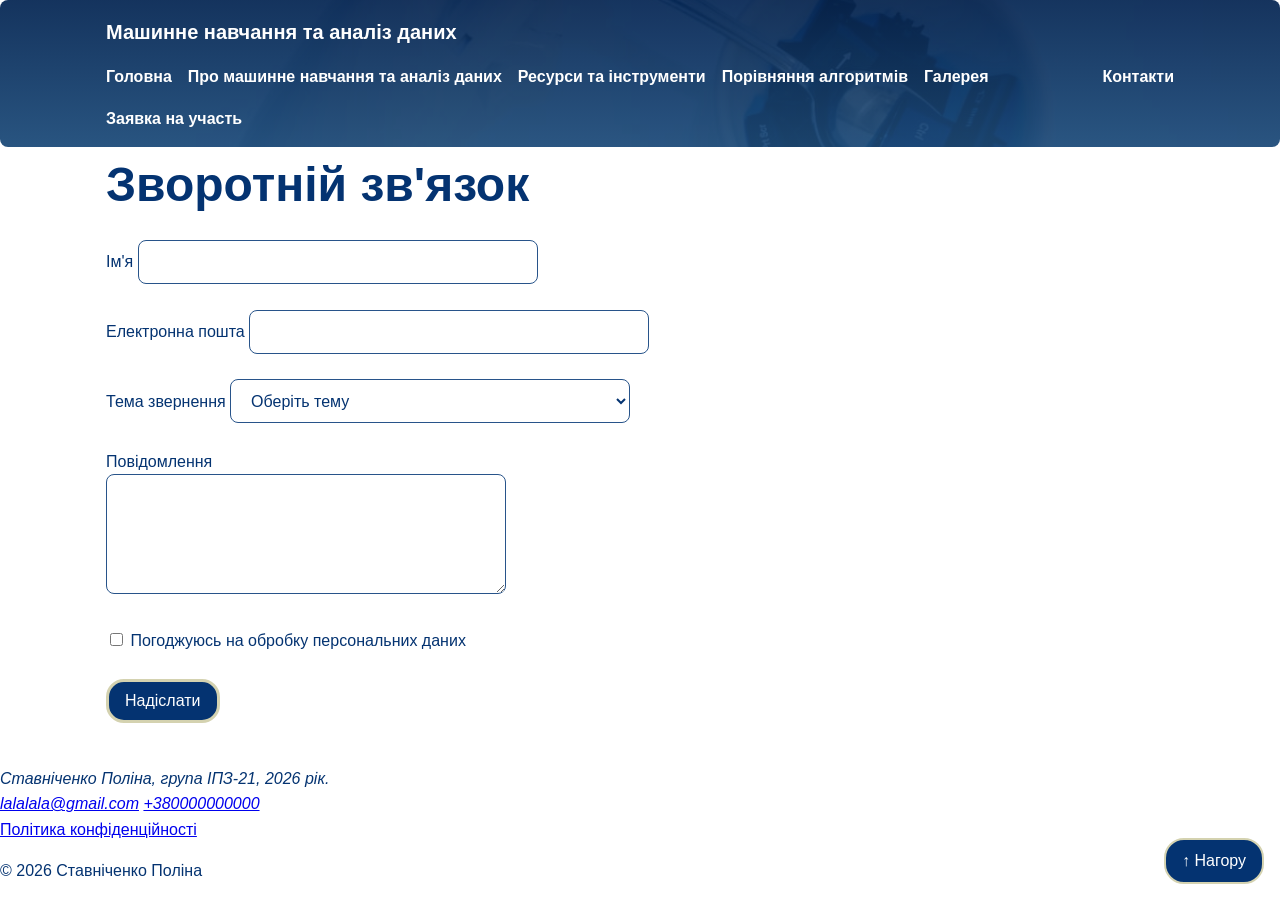
<file: contacts.html>
<!DOCTYPE html>
<html lang="uk">
    <head>
        <meta charset="UTF-8">
        <meta name="viewport"           content="width=device-width, initial-scale=1.0">
        <meta name="description"    content="Форма зворотнього зв'язку">

        <meta name="author"         content="Ставніченко Поліна">

        <link rel="canonical" href="https://stttvexx.github.io/lab09_stavnichenko/contacts.html">

        <title>Форма зворотнього зв'язку - машинне навчання та аналіз даних</title>

        <link rel="icon" type="image/png" href="img/favicon.png">

        <link rel="stylesheet" href="css/style.css">

        <meta property="og:title" content="Форма зворотнього зв'язку - машинне навчання та аналіз даних">
        <meta property="og:description" content="Форма зворотнього зв'язку про машинне навчання та аналіз даних: історія, основні поняття, застосування, ресурси та інструменти">
        <meta property="og:image" content="https://stttvexx.github.io/lab09_stavnichenko/img/og-preview.jpg">
        <meta property="og:url" content="https://stttvexx.github.io/lab09_stavnichenko/contacts.html">
        <meta property="og:type" content="website">

        <!-- Privacy-friendly analytics by Plausible -->
        <script async src="https://plausible.io/js/pa-tS37Czor_yyZQHFW6yJKP.js"></script>
        <script>
        window.plausible=window.plausible||function(){(plausible.q=plausible.q||[]).push(arguments)},plausible.init=plausible.init||function(i){plausible.o=i||{}};
        plausible.init()
        </script>

    </head>

    <body id="top">

        <header>
            <div class="header-inner">
                <a href="index.html" class="site-title">
                    Машинне навчання та аналіз даних
                </a>

                <nav aria-label="Основна навігація">
                    <ul class="menu">
                        <li><a href="index.html">Головна</a></li>
                        <li><a href="about.html">Про машинне навчання та аналіз даних</a></li>
                        <li><a href="pages/resources.html">Ресурси та інструменти</a></li>
                        <li><a href="comparison.html">Порівняння алгоритмів</a></li>
                        <li><a href="gallery.html">Галерея</a></li>
                        <li class="menu__contacts"><a href="contacts.html">Контакти</a></li>
                        <li><a href="application.html">Заявка на участь</a></li>
                    </ul>
                </nav>
            </div>
        </header>

        <main class="container">

            <h1>Зворотній зв'язок</h1>
            
            <form action="https://formsubmit.co/stvpln08@gmail.com" method="POST">
            <input type="hidden" name="_subject" value="Нове повідомлення з сайту — Машинне навчання">
            <input type="hidden" name="_template" value="table">
            <input type="hidden" name="_url" value="https://stttvexx.github.io/lab09_stavnichenko/contacts.html">

            <label for="name">Ім'я</label>
            <input type="text" id = "name" name="name" required>
            <br><br>

            <label for="email">Електронна пошта</label>
            <input type="email" id = "email" name="email" required>
            <br><br>

            <label for="subject">Тема звернення</label>
                <select id="subject" name="subject">
                    <option value="">Оберіть тему</option>
                    <option value="question">Запитання</option>
                    <option value="suggestion">Пропозиція</option>
                    <option value="other">Інше</option>
                </select>
                <br><br>

                <label for="message">Повідомлення</label>
                <br>
                <textarea id="message" name="message" rows="5" cols="40"></textarea>
                <br><br>

                <label>
                    <input type="checkbox" id="consent" name="consent" required>
                    Погоджуюсь на обробку персональних даних
                </label>
                <br><br>

                <button type="submit" class="btn">Надіслати</button>
            </form>

        </main>

        <footer>
            <address>
                Ставніченко Поліна, група ІПЗ-21, 2026 рік. <br>
                <a href="mailto:lalalala@gmail.com">lalalala@gmail.com</a>
                <a href="tel:+380000000000">+380000000000</a>
            </address>
            <p><a href="privacy.html">Політика конфіденційності</a></p>
            <p>&copy; 2026 Ставніченко Поліна </p>
        </footer>

        <a href="#top" class="back-to-top">↑ Нагору</a>
        
    </body>
</html>
</file>
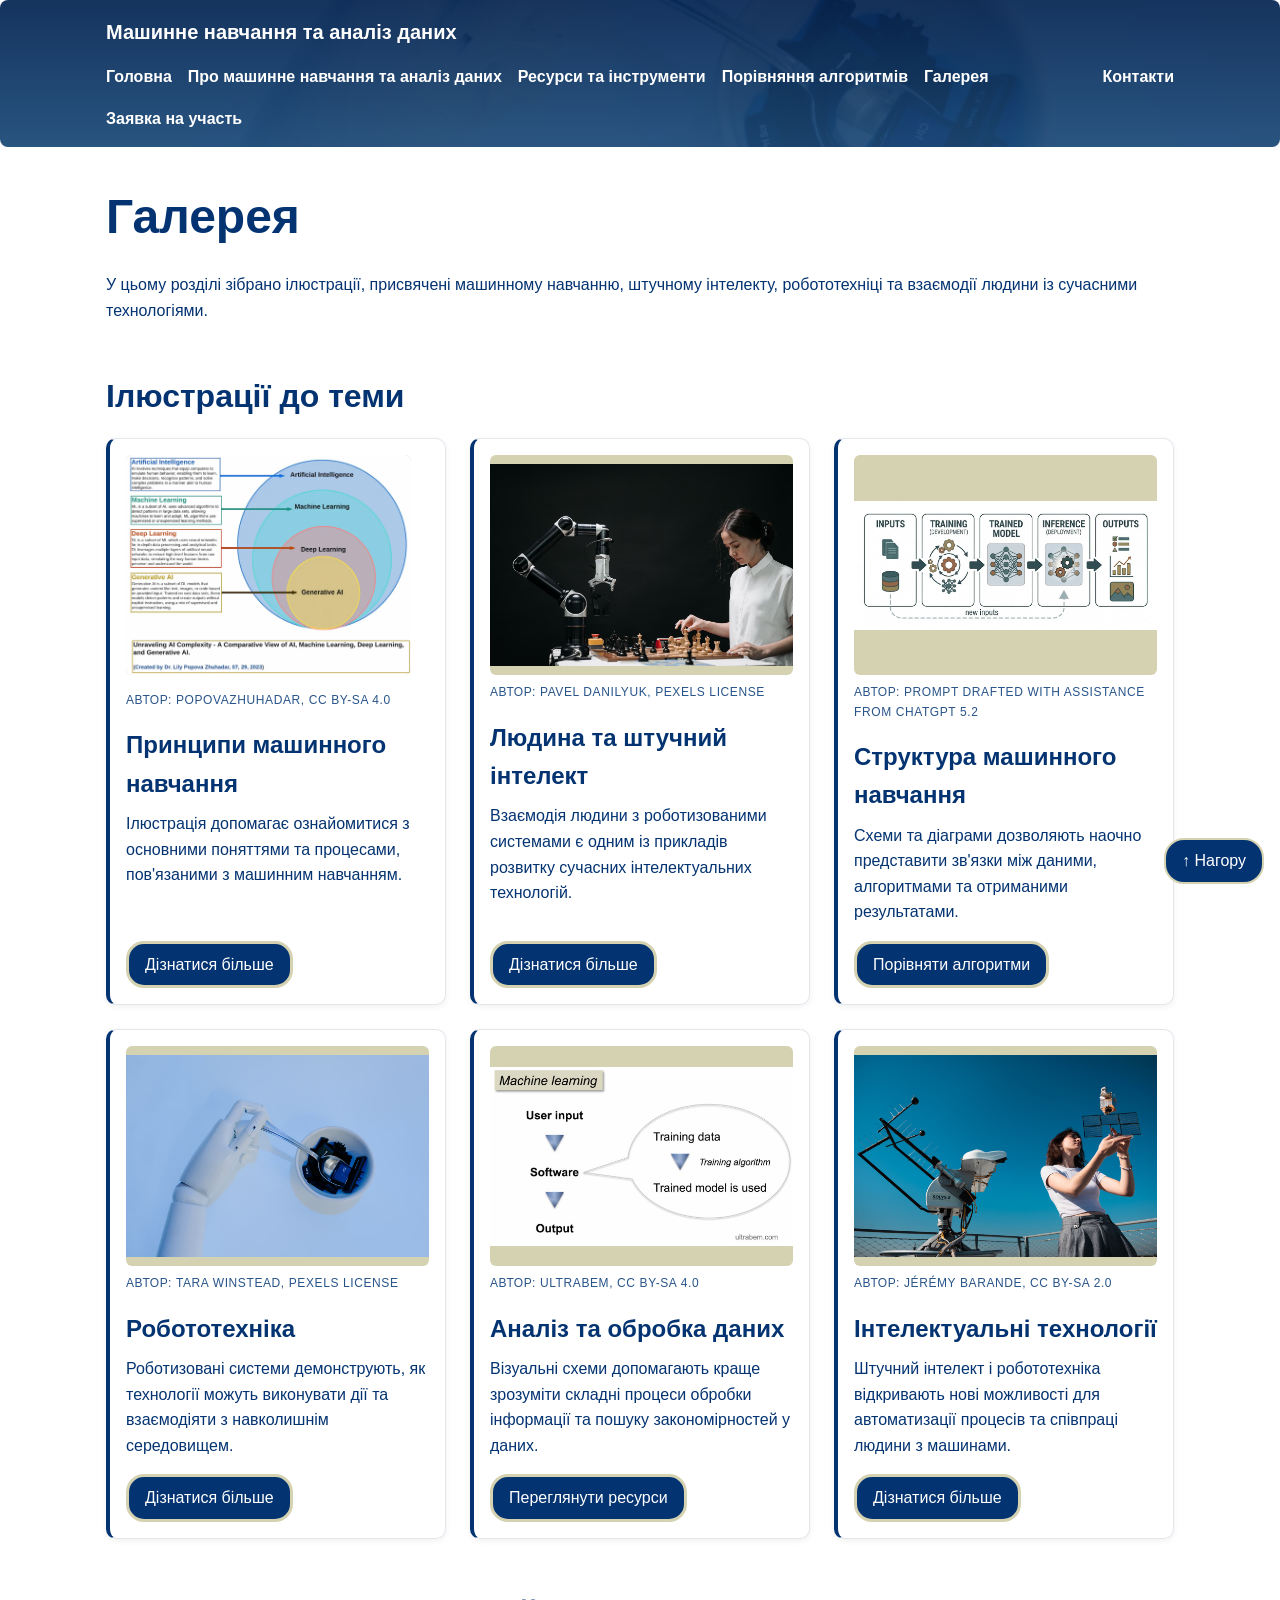
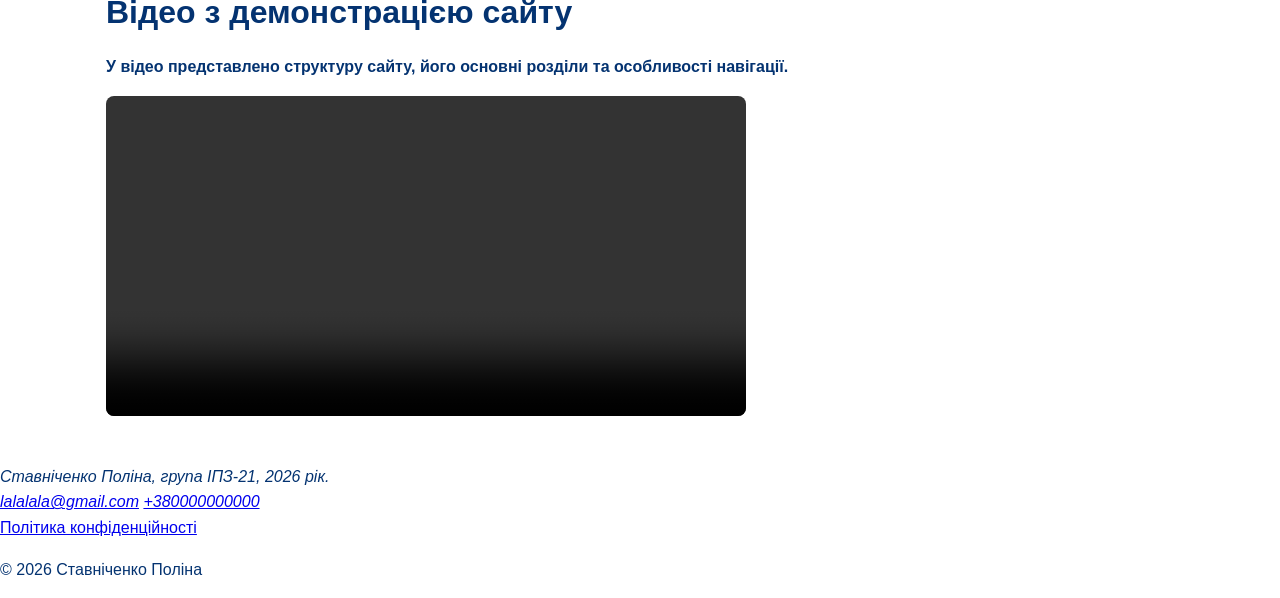
<file: gallery.html>
<!DOCTYPE html>
<html lang="uk">
<head>
    <meta charset="UTF-8">
    <meta name="viewport" content="width=device-width, initial-scale=1.0">
    <meta name="description" content="Галерея ілюстрацій про машинне навчання, штучний інтелект, робототехніку та аналіз даних">

    <link rel="canonical" href="https://stttvexx.github.io/lab09_stavnichenko/gallery.html">

    <meta name="author" content="Ставніченко Поліна">

    <title>Галерея — машинне навчання та аналіз даних</title>

    <link rel="icon" type="image/png" href="img/favicon.png">
    <link rel="stylesheet" href="css/style.css">

    <meta property="og:title" content="Галерея — машинне навчання та аналіз даних">
    <meta property="og:description" content="Ілюстрації про машинне навчання, взаємодію людини з технологіями та штучний інтелект">
    <meta property="og:image" content="https://stttvexx.github.io/lab09_stavnichenko/img/og-preview.jpg">
    <meta property="og:url" content="https://stttvexx.github.io/lab09_stavnichenko/gallery.html">
    <meta property="og:type" content="website">

    <!-- Privacy-friendly analytics by Plausible -->
    <script async src="https://plausible.io/js/pa-tS37Czor_yyZQHFW6yJKP.js"></script>
    <script>
        window.plausible=window.plausible||function(){(plausible.q=plausible.q||[]).push(arguments)},plausible.init=plausible.init||function(i){plausible.o=i||{}};
        plausible.init()
    </script>
</head>

<body id="top">

    <header>
        <div class="header-inner">
            <a href="index.html" class="site-title">
                Машинне навчання та аналіз даних
            </a>

            <nav aria-label="Основна навігація">
                <ul class="menu">
                    <li><a href="index.html">Головна</a></li>
                    <li><a href="about.html">Про машинне навчання та аналіз даних</a></li>
                    <li><a href="pages/resources.html">Ресурси та інструменти</a></li>
                    <li><a href="comparison.html">Порівняння алгоритмів</a></li>
                    <li><a href="gallery.html">Галерея</a></li>
                    <li class="menu__contacts"><a href="contacts.html">Контакти</a></li>
                    <li><a href="application.html">Заявка на участь</a></li>
                </ul>
            </nav>
        </div>
    </header>

    <main class="container gallery-page">

        <section>
            <h1>Галерея</h1>

            <p>
                У цьому розділі зібрано ілюстрації, присвячені
                машинному навчанню, штучному інтелекту,
                робототехніці та взаємодії людини
                із сучасними технологіями.
            </p>
        </section>

        <section>
            <h2>Ілюстрації до теми</h2>

            <div class="card-grid">

                <article class="card">
                    <figure>
                        <div class="tooltip-container">
                            <picture>
                                <source srcset="img/photo_1.webp" type="image/webp">
                                <img src="img/photo_1.jpg"
                                     alt="Діаграма співвідношення штучного інтелекту, машинного навчання, глибокого навчання та генеративного ШІ"
                                     width="1200"
                                     height="927">
                            </picture>

                            <span class="tooltip">
                                Схематичне представлення машинного навчання.
                            </span>
                        </div>

                        <figcaption>
                            Автор: PopovaZhuhadar, CC BY-SA 4.0
                        </figcaption>
                    </figure>

                    <h3>Принципи машинного навчання</h3>

                    <p>
                        Ілюстрація допомагає ознайомитися
                        з основними поняттями та процесами,
                        пов'язаними з машинним навчанням.
                    </p>

                    <a href="about.html#concepts" class="btn">
                        Дізнатися більше
                    </a>
                </article>

                <article class="card">
                    <figure>
                        <img src="img/photo_2.jpg"
                             alt="Жінка грає в шахи поруч із роботизованою рукою"
                             width="1200"
                             height="801"
                             loading="lazy">

                             <figcaption>
                                Автор: Pavel Danilyuk, Pexels License
                             </figcaption>
                    </figure>

                    <h3>Людина та штучний інтелект</h3>

                    <p>
                        Взаємодія людини з роботизованими
                        системами є одним із прикладів
                        розвитку сучасних інтелектуальних технологій.
                    </p>

                    <a href="about.html#applications" class="btn">
                        Дізнатися більше
                    </a>
                </article>

                <article class="card">
                    <figure>
                        <img src="img/photo_3.jpg"
                             alt="Схема етапів машинного навчання: вхідні дані, навчання, модель та отримання результатів"
                             width="1200"
                             height="509"
                             loading="lazy">

                            <figcaption>
                                Автор: prompt drafted with assistance from ChatGPT 5.2
                            </figcaption>
                    </figure>

                    <h3>Структура машинного навчання</h3>

                    <p>
                        Схеми та діаграми дозволяють
                        наочно представити зв'язки
                        між даними, алгоритмами
                        та отриманими результатами.
                    </p>

                    <a href="comparison.html" class="btn">
                        Порівняти алгоритми
                    </a>
                </article>

                <article class="card">
                    <figure>
                        <picture>
                            <source srcset="img/photo_4_mobile.webp"
                                    media="(max-width: 600px)"
                                    type="image/webp">

                            <img src="img/photo_4.jpg"
                                 alt="Робот під час приймання їжі"
                                 loading="lazy">
                        </picture>

                        <figcaption>
                           Автор: Tara Winstead, Pexels License
                        </figcaption>
                    </figure>

                    <h3>Робототехніка</h3>

                    <p>
                        Роботизовані системи демонструють,
                        як технології можуть виконувати
                        дії та взаємодіяти
                        з навколишнім середовищем.
                    </p>

                    <a href="about.html#applications" class="btn">
                        Дізнатися більше
                    </a>
                </article>

                <article class="card">
                    <figure>
                        <img src="img/photo_5.jpg"
                             alt="Схематична ілюстрація процесів аналізу та обробки даних"
                             width="1200"
                             height="706"
                             loading="lazy">

                             <figcaption>
                                Автор: Ultrabem, CC BY-SA 4.0
                             </figcaption>
                    </figure>

                    <h3>Аналіз та обробка даних</h3>

                    <p>
                        Візуальні схеми допомагають
                        краще зрозуміти складні процеси
                        обробки інформації та пошуку
                        закономірностей у даних.
                    </p>

                    <a href="pages/resources.html" class="btn">
                        Переглянути ресурси
                    </a>
                </article>

                <article class="card">
                    <figure>
                        <img src="img/photo_6.jpg"
                             alt="Жінка взаємодіє з роботизованою системою"
                             width="1200"
                             height="800"
                             loading="lazy">

                        <figcaption>
                            Автор: Jérémy Barande, CC BY-SA 2.0
                        </figcaption>
                    </figure>

                    <h3>Інтелектуальні технології</h3>

                    <p>
                        Штучний інтелект і робототехніка
                        відкривають нові можливості
                        для автоматизації процесів
                        та співпраці людини з машинами.
                    </p>

                    <a href="about.html#applications" class="btn">
                        Дізнатися більше
                    </a>
                </article>

            </div>
        </section>

        <section>
            <h2>Відео з демонстрацією сайту</h2>

            <p>
                У відео представлено структуру сайту,
                його основні розділи та особливості навігації.
            </p>

            <video controls width="640" preload="metadata">
                <source src="video/demo.mp4" type="video/mp4">

                <track src="video/demo-uk.vtt"
                       kind="subtitles"
                       srclang="uk"
                       label="Українські субтитри"
                       default>

                <track src="video/demo-en.vtt"
                       kind="subtitles"
                       srclang="en"
                       label="English subtitles">

                Ваш браузер не підтримує відтворення відео.
            </video>
        </section>

    </main>

    <footer>
        <address>
            Ставніченко Поліна, група ІПЗ-21, 2026 рік. <br>
            <a href="mailto:lalalala@gmail.com">lalalala@gmail.com</a>
            <a href="tel:+380000000000">+380000000000</a>
        </address>

        <p><a href="privacy.html">Політика конфіденційності</a></p>
        <p>&copy; 2026 Ставніченко Поліна</p>
    </footer>

    <a href="#top" class="back-to-top">↑ Нагору</a>

</body>
</html>
</file>
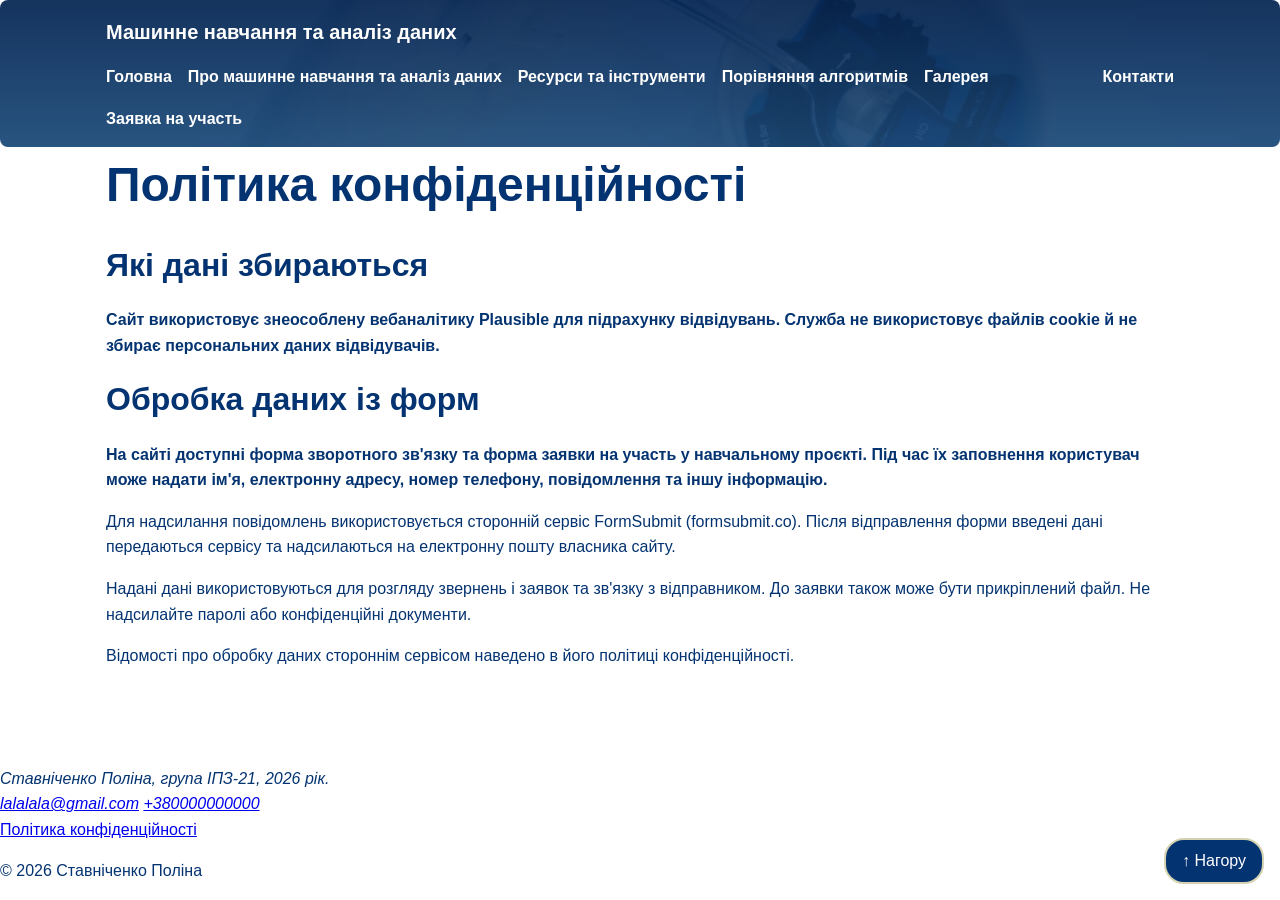
<file: privacy.html>
<!DOCTYPE html>
<html lang="uk">
<head>
    <meta charset="UTF-8">
    <meta name="viewport" content="width=device-width, initial-scale=1.0">
    <meta name="description" content="Політика конфіденційності навчального сайту: які дані збирає вебаналітика Plausible, як обробляється форма зворотного зв'язку та як видалити свої дані">

    <link rel="canonical" href="https://stttvexx.github.io/lab09_stavnichenko/privacy.html">

    <meta property="og:title" content="Політика конфіденційності сайту про машинне навчання">
    <meta property="og:description" content="Політика конфіденційності навчального сайту: які дані збирає вебаналітика Plausible, як обробляється форма зворотного зв'язку та як видалити свої дані">
    <meta property="og:image" content="https://stttvexx.github.io/lab09_stavnichenko/img/og-preview.jpg">
    <meta property="og:url" content="https://stttvexx.github.io/lab09_stavnichenko/privacy.html">
    <meta property="og:type" content="website">

    <link rel="icon" type="image/png" href="img/favicon.png">

    <meta name="author" content="Ставніченко Поліна">

    <title>Політика конфіденційності сайту про машинне навчання</title>

    <link rel="stylesheet" href="css/style.css">

    <!-- Privacy-friendly analytics by Plausible -->
    <script async src="https://plausible.io/js/pa-tS37Czor_yyZQHFW6yJKP.js"></script>
    <script>
      window.plausible=window.plausible||function(){(plausible.q=plausible.q||[]).push(arguments)},plausible.init=plausible.init||function(i){plausible.o=i||{}};
      plausible.init()
    </script>
</head>

<body id="top">
    <header>
        <div class="header-inner">
            <a href="index.html" class="site-title">
                Машинне навчання та аналіз даних
            </a>

            <nav aria-label="Основна навігація">
                <ul class="menu">
                    <li><a href="index.html">Головна</a></li>
                    <li><a href="about.html">Про машинне навчання та аналіз даних</a></li>
                    <li><a href="pages/resources.html">Ресурси та інструменти</a></li>
                    <li><a href="comparison.html">Порівняння алгоритмів</a></li>
                    <li><a href="gallery.html">Галерея</a></li>
                    <li class="menu__contacts"><a href="contacts.html">Контакти</a></li>
                    <li><a href="application.html">Заявка на участь</a></li>
                </ul>
            </nav>
        </div>
    </header>

    <main class="container">

        <h1>Політика конфіденційності</h1>

        <h2>Які дані збираються</h2>
        <p>Сайт використовує знеособлену вебаналітику Plausible для підрахунку
           відвідувань. Служба не використовує файлів cookie й не збирає
           персональних даних відвідувачів.</p>

        <h2>Обробка даних із форм</h2>

        <p>
            На сайті доступні форма зворотного зв'язку та
            форма заявки на участь у навчальному проєкті.
            Під час їх заповнення користувач може надати
            ім'я, електронну адресу, номер телефону,
            повідомлення та іншу інформацію.
        </p>

        <p>
            Для надсилання повідомлень використовується
            сторонній сервіс FormSubmit (formsubmit.co).
            Після відправлення форми введені дані
            передаються сервісу та надсилаються на
            електронну пошту власника сайту.
        </p>

        <p>
            Надані дані використовуються для розгляду
            звернень і заявок та зв'язку з відправником.
            До заявки також може бути прикріплений файл.
            Не надсилайте паролі або конфіденційні документи.
        </p>

        <p>
            Відомості про обробку даних стороннім сервісом
            наведено в його політиці конфіденційності.
        </p>
    </main>

    <footer>
        <address>
            Ставніченко Поліна, група ІПЗ-21, 2026 рік. <br>
            <a href="mailto:lalalala@gmail.com">lalalala@gmail.com</a>
            <a href="tel:+380000000000">+380000000000</a>
        </address>
        <p><a href="privacy.html">Політика конфіденційності</a></p>
        <p>&copy; 2026 Ставніченко Поліна </p>
    </footer>

    <a href="#top" class="back-to-top">↑ Нагору</a>

</body>
</html>
</file>
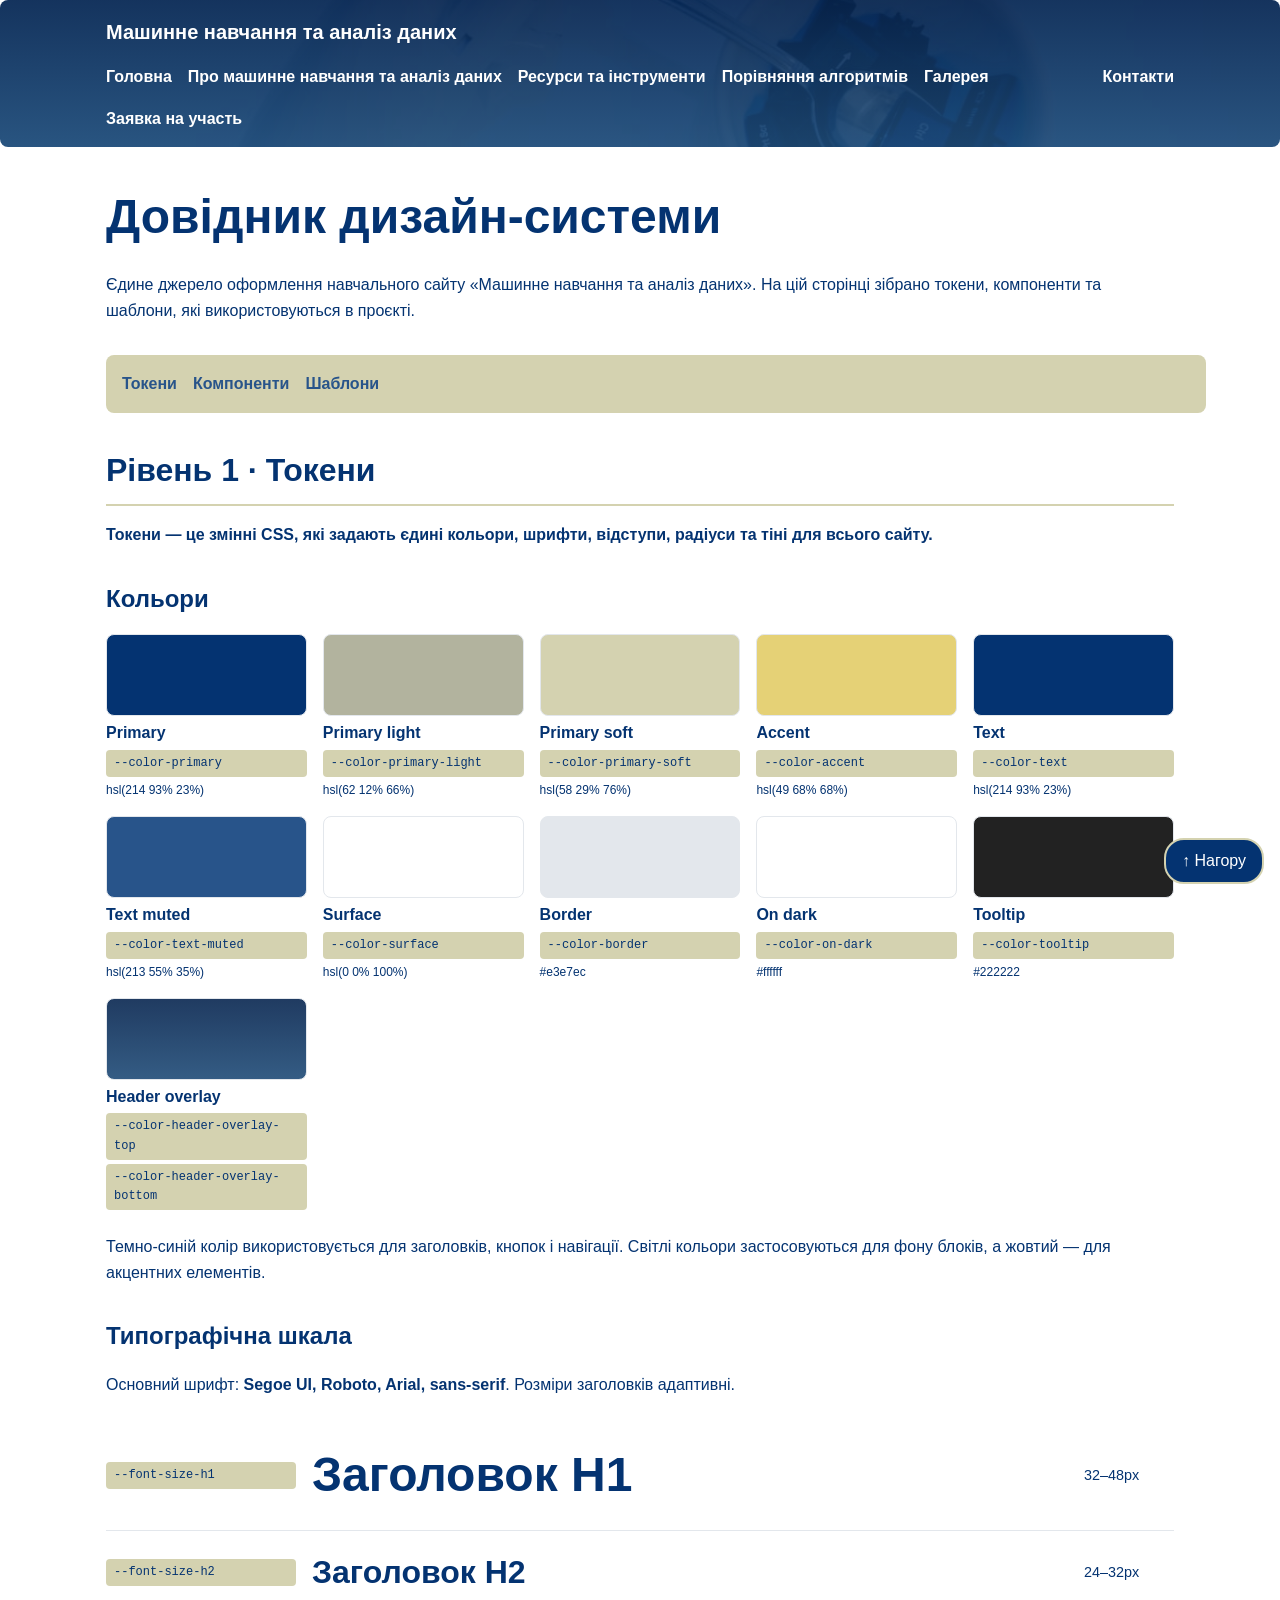
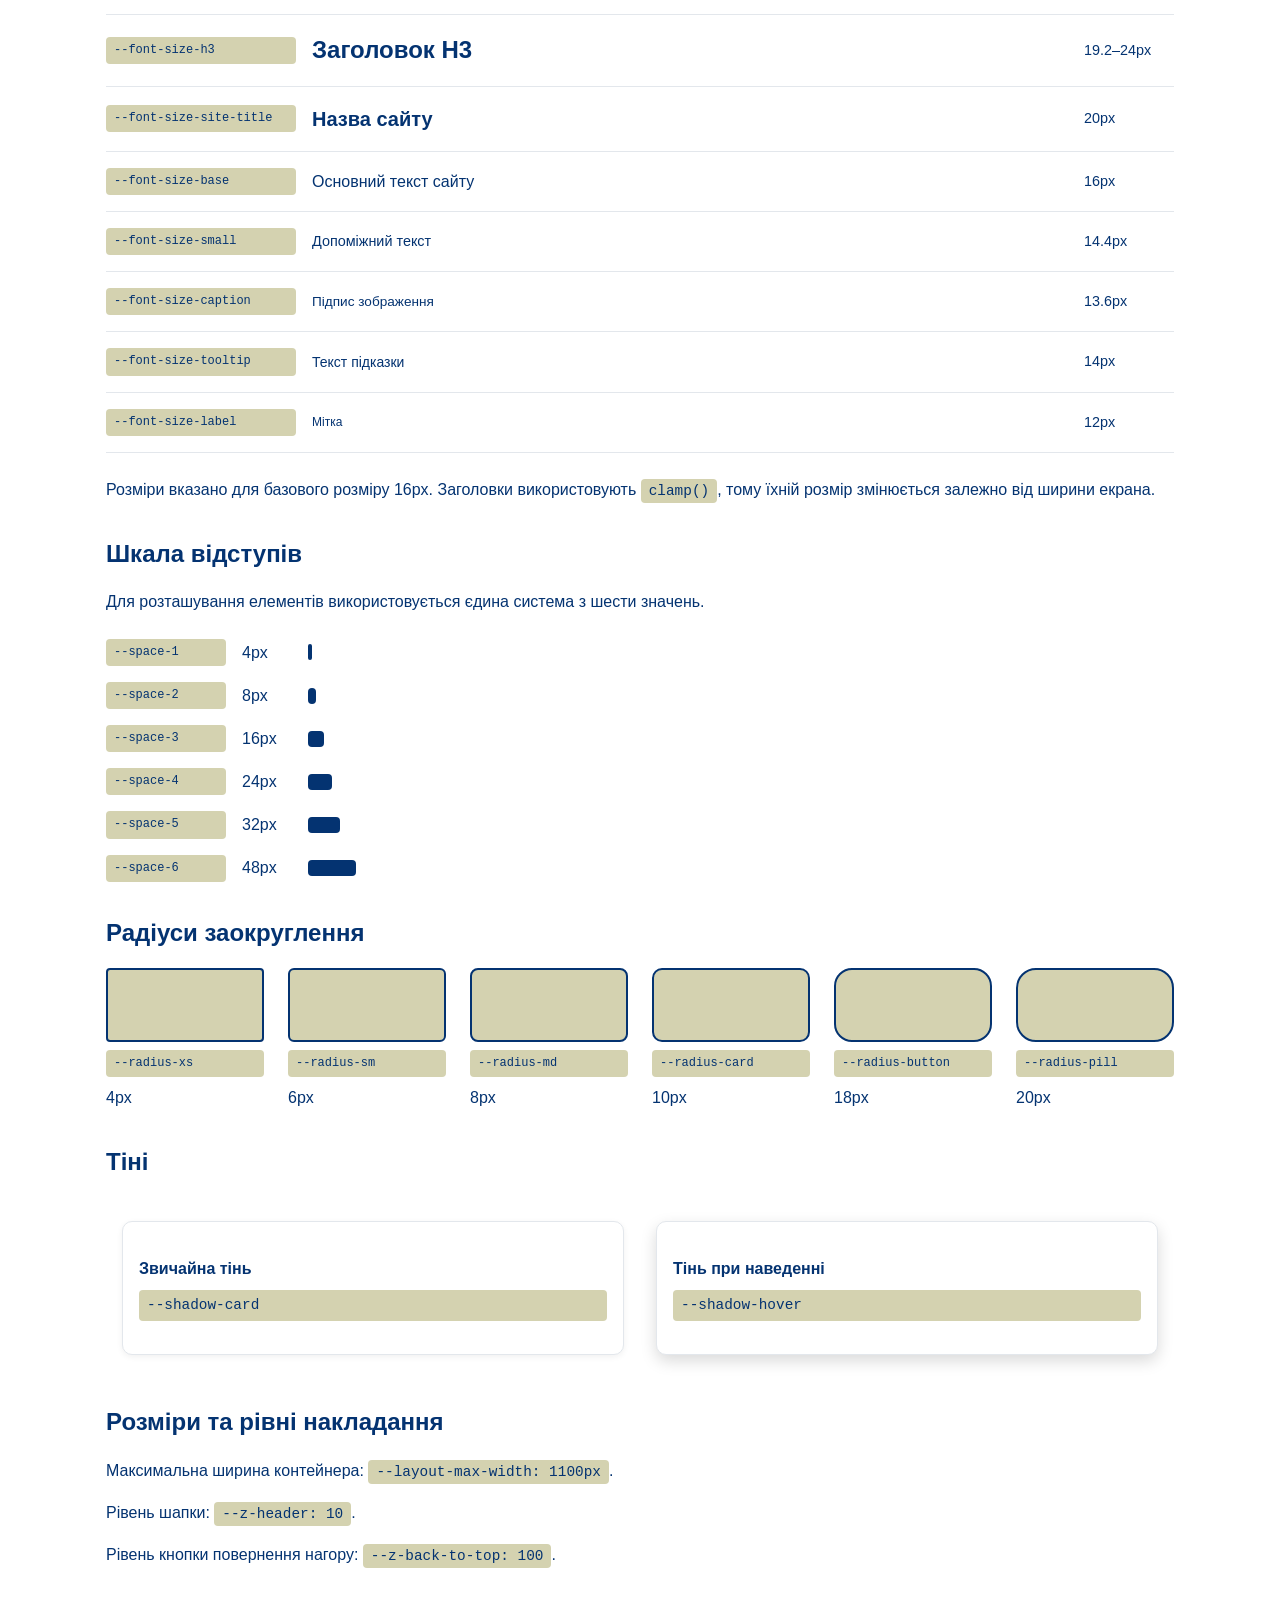
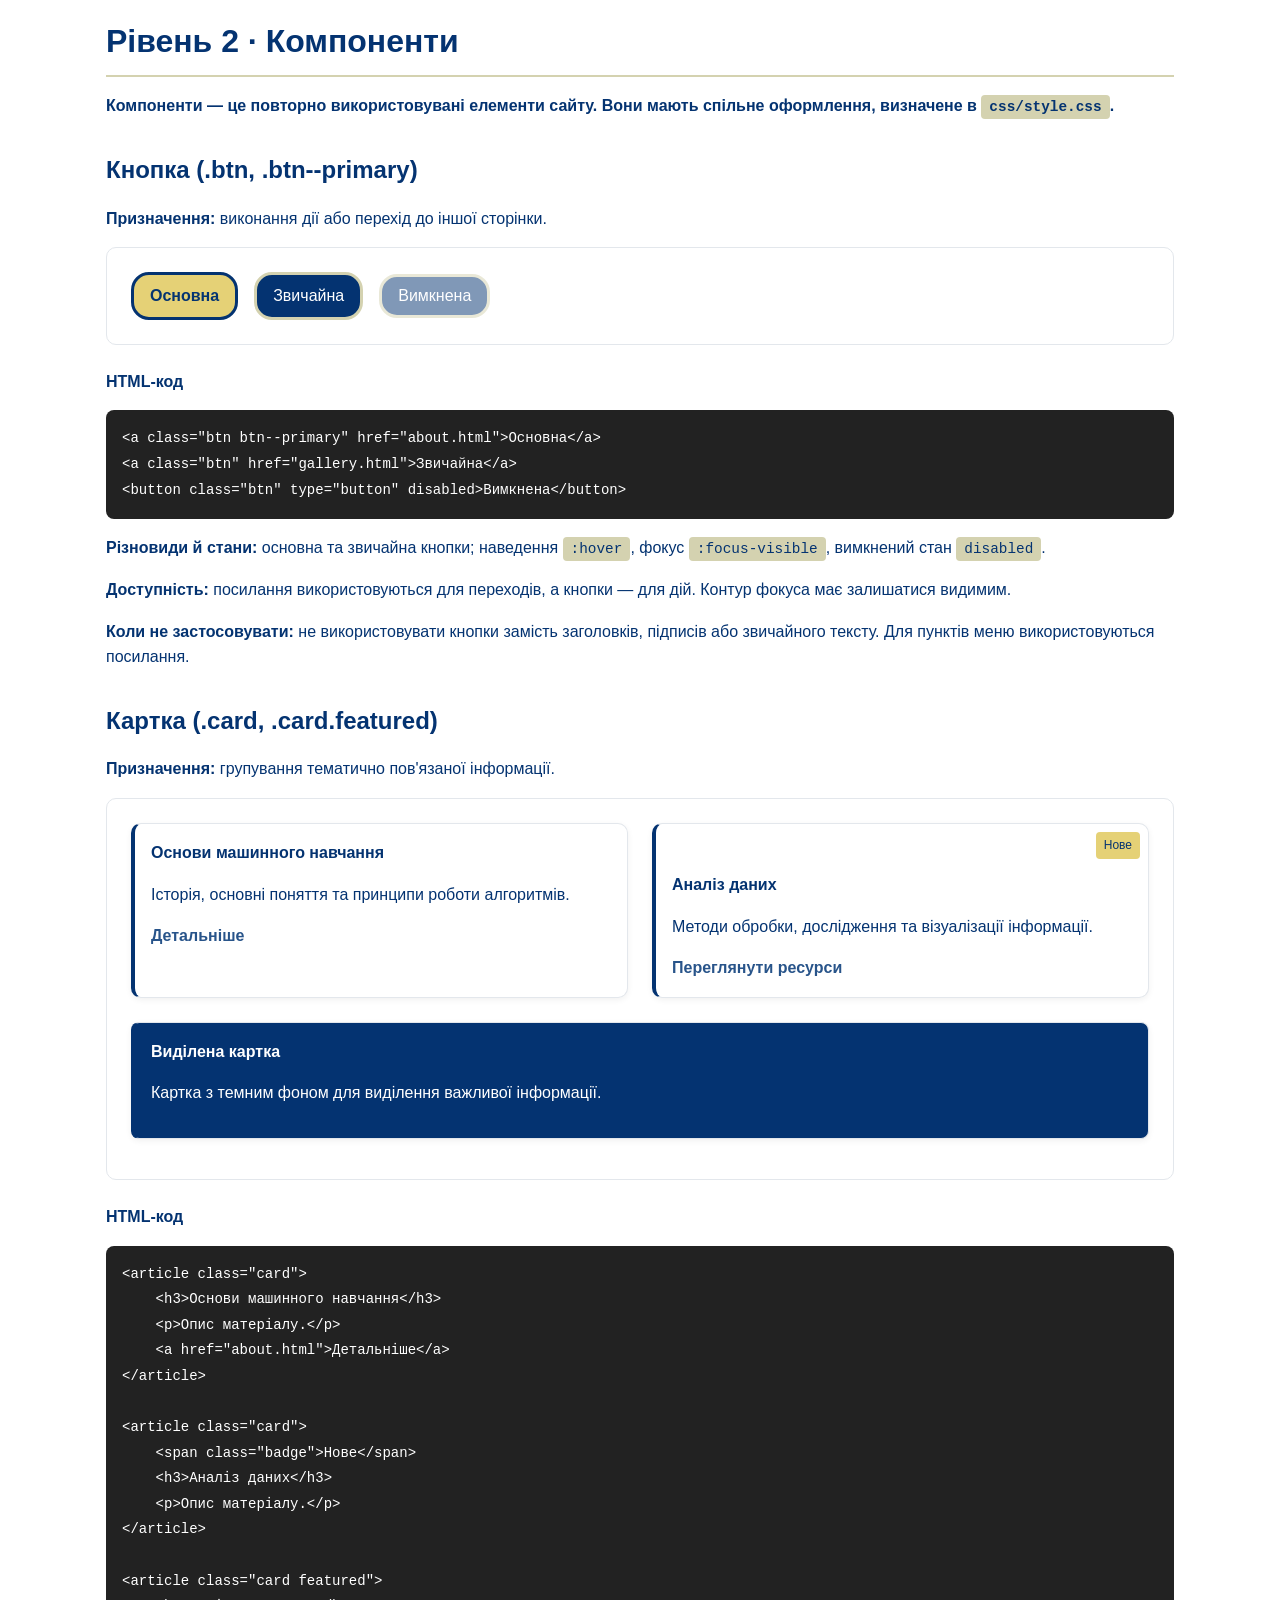
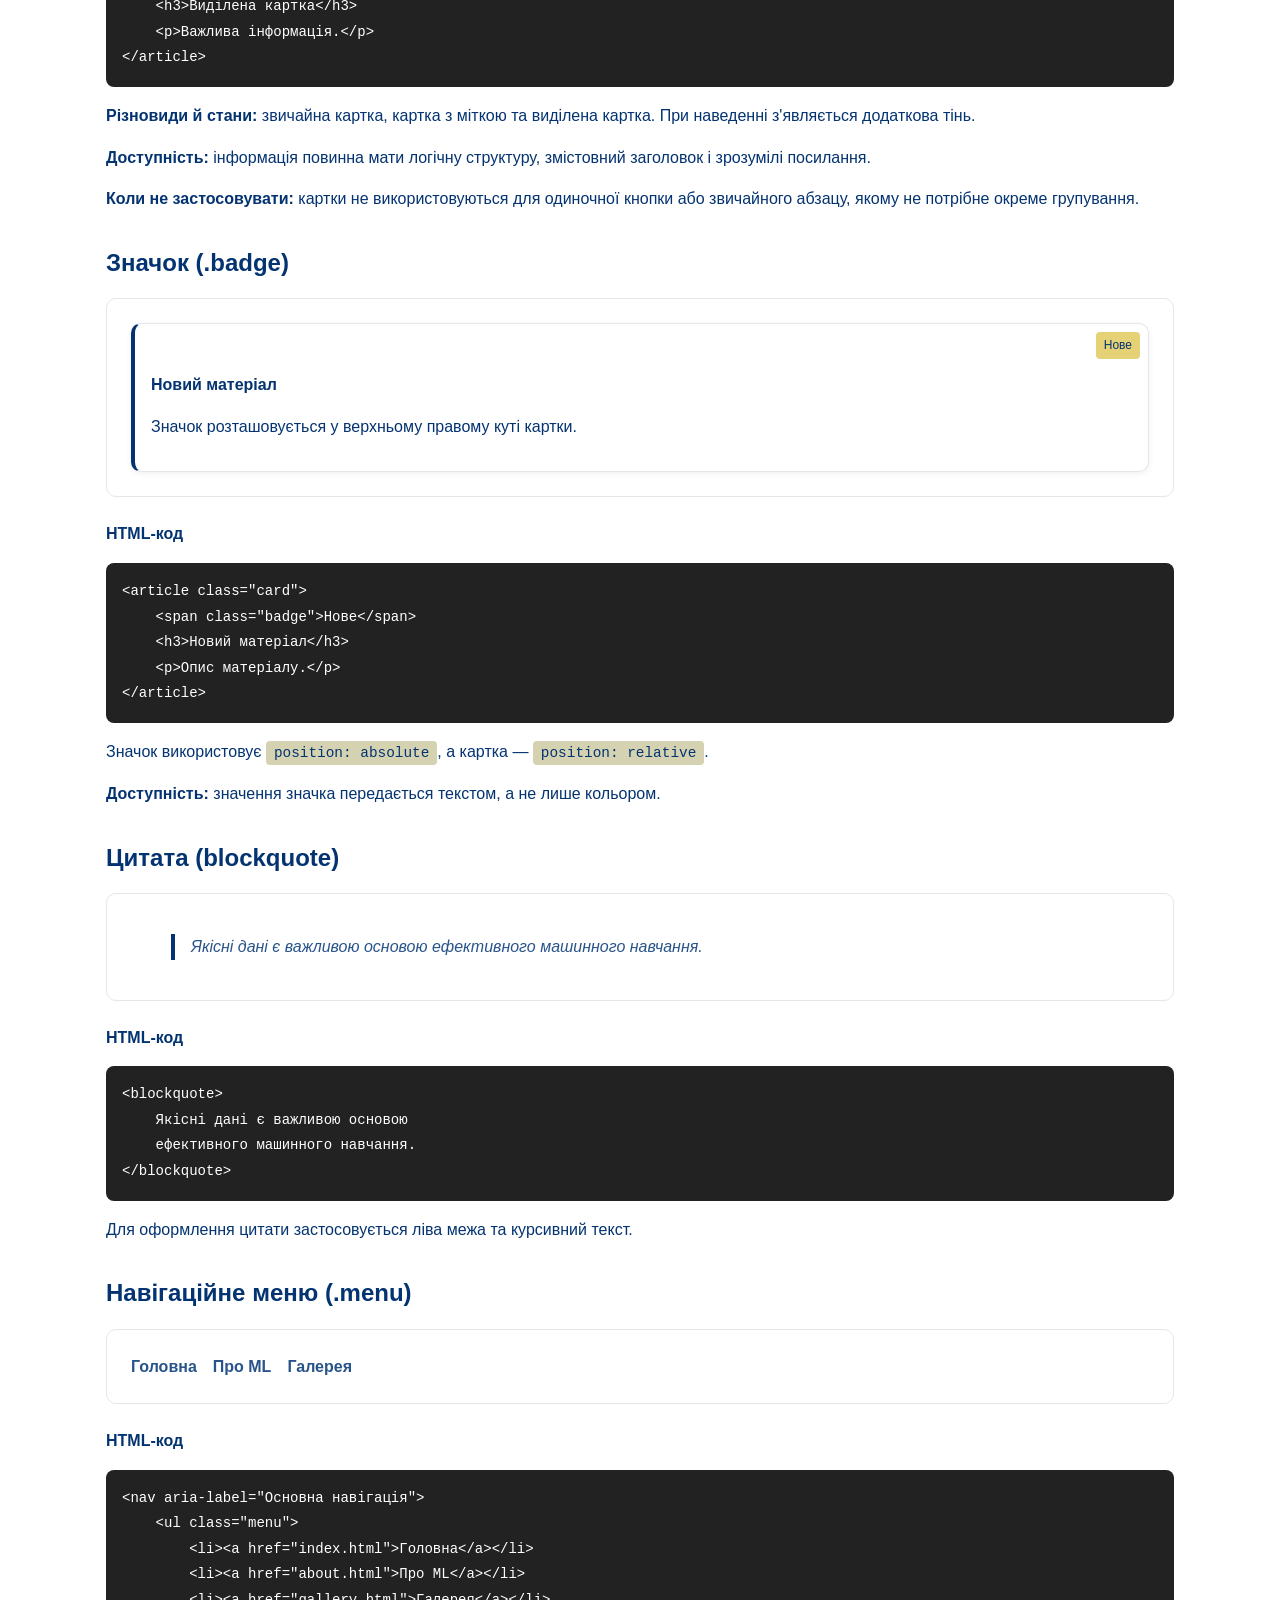
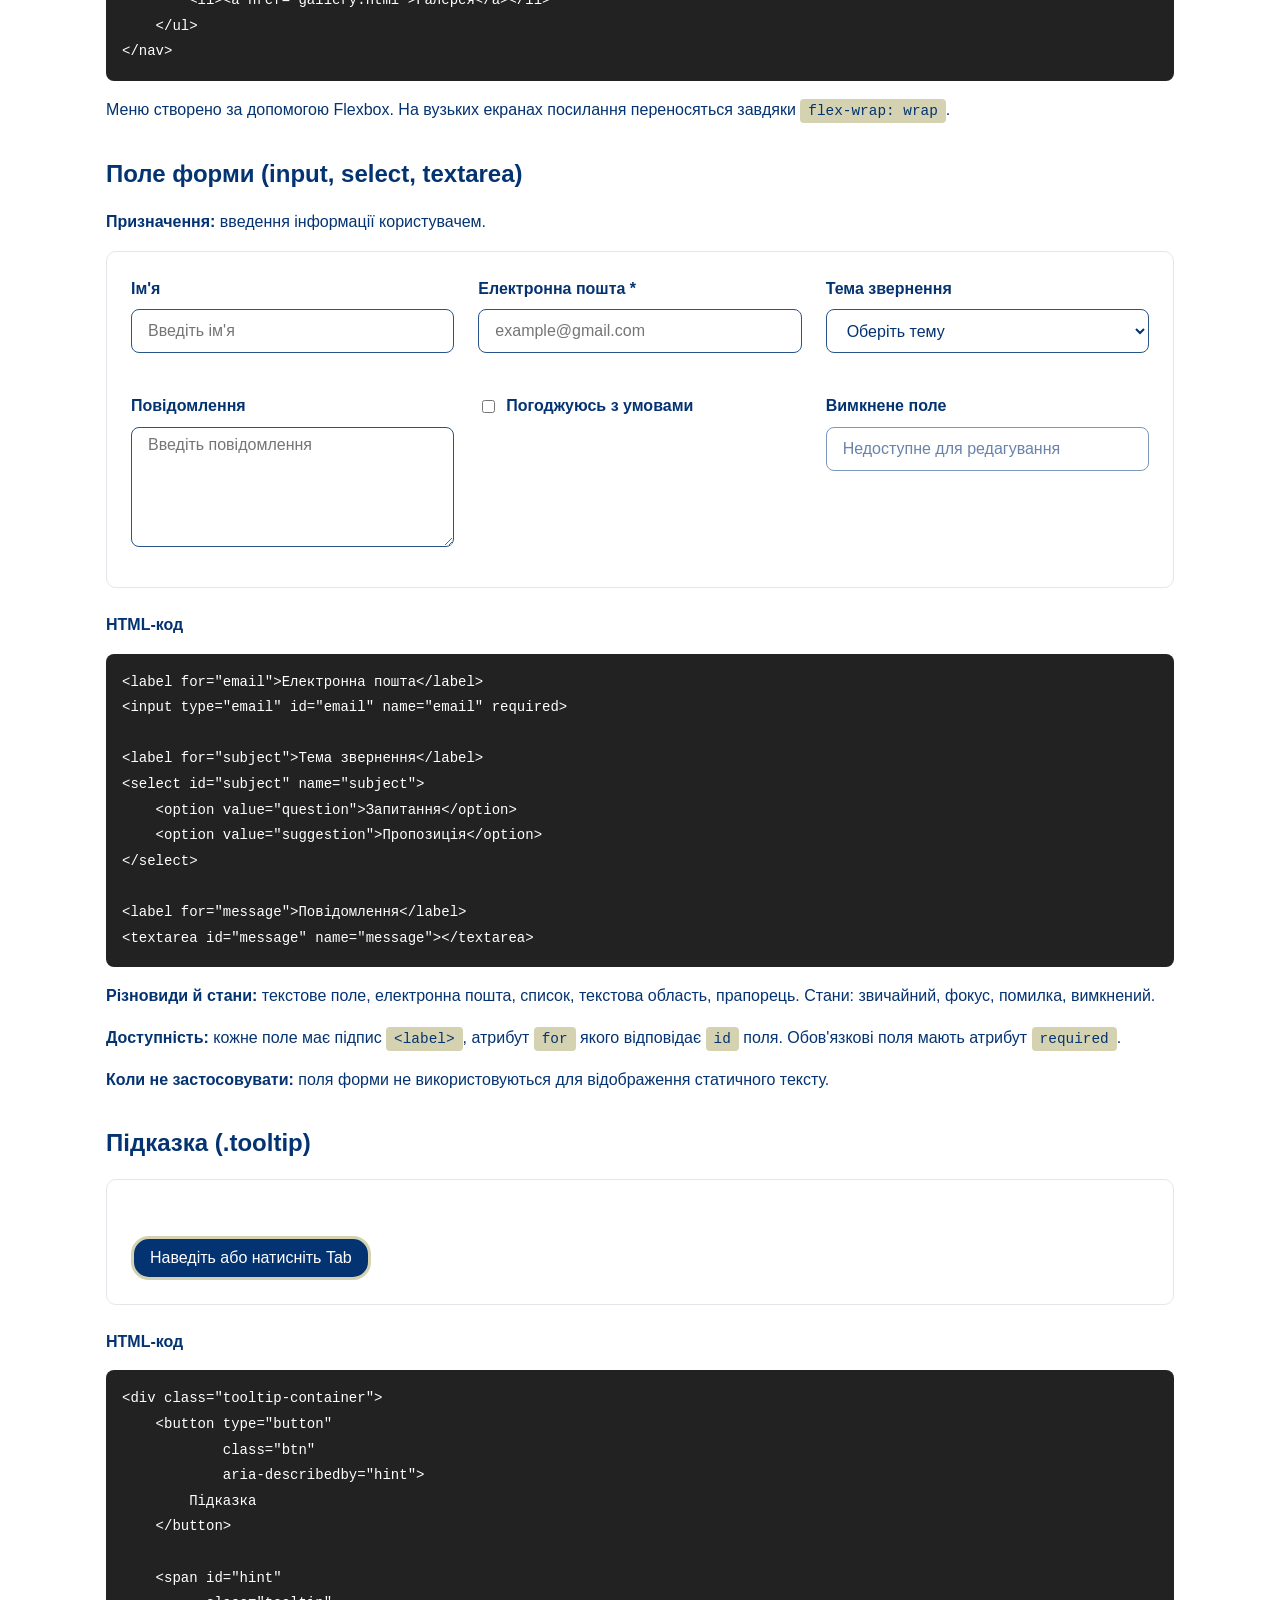
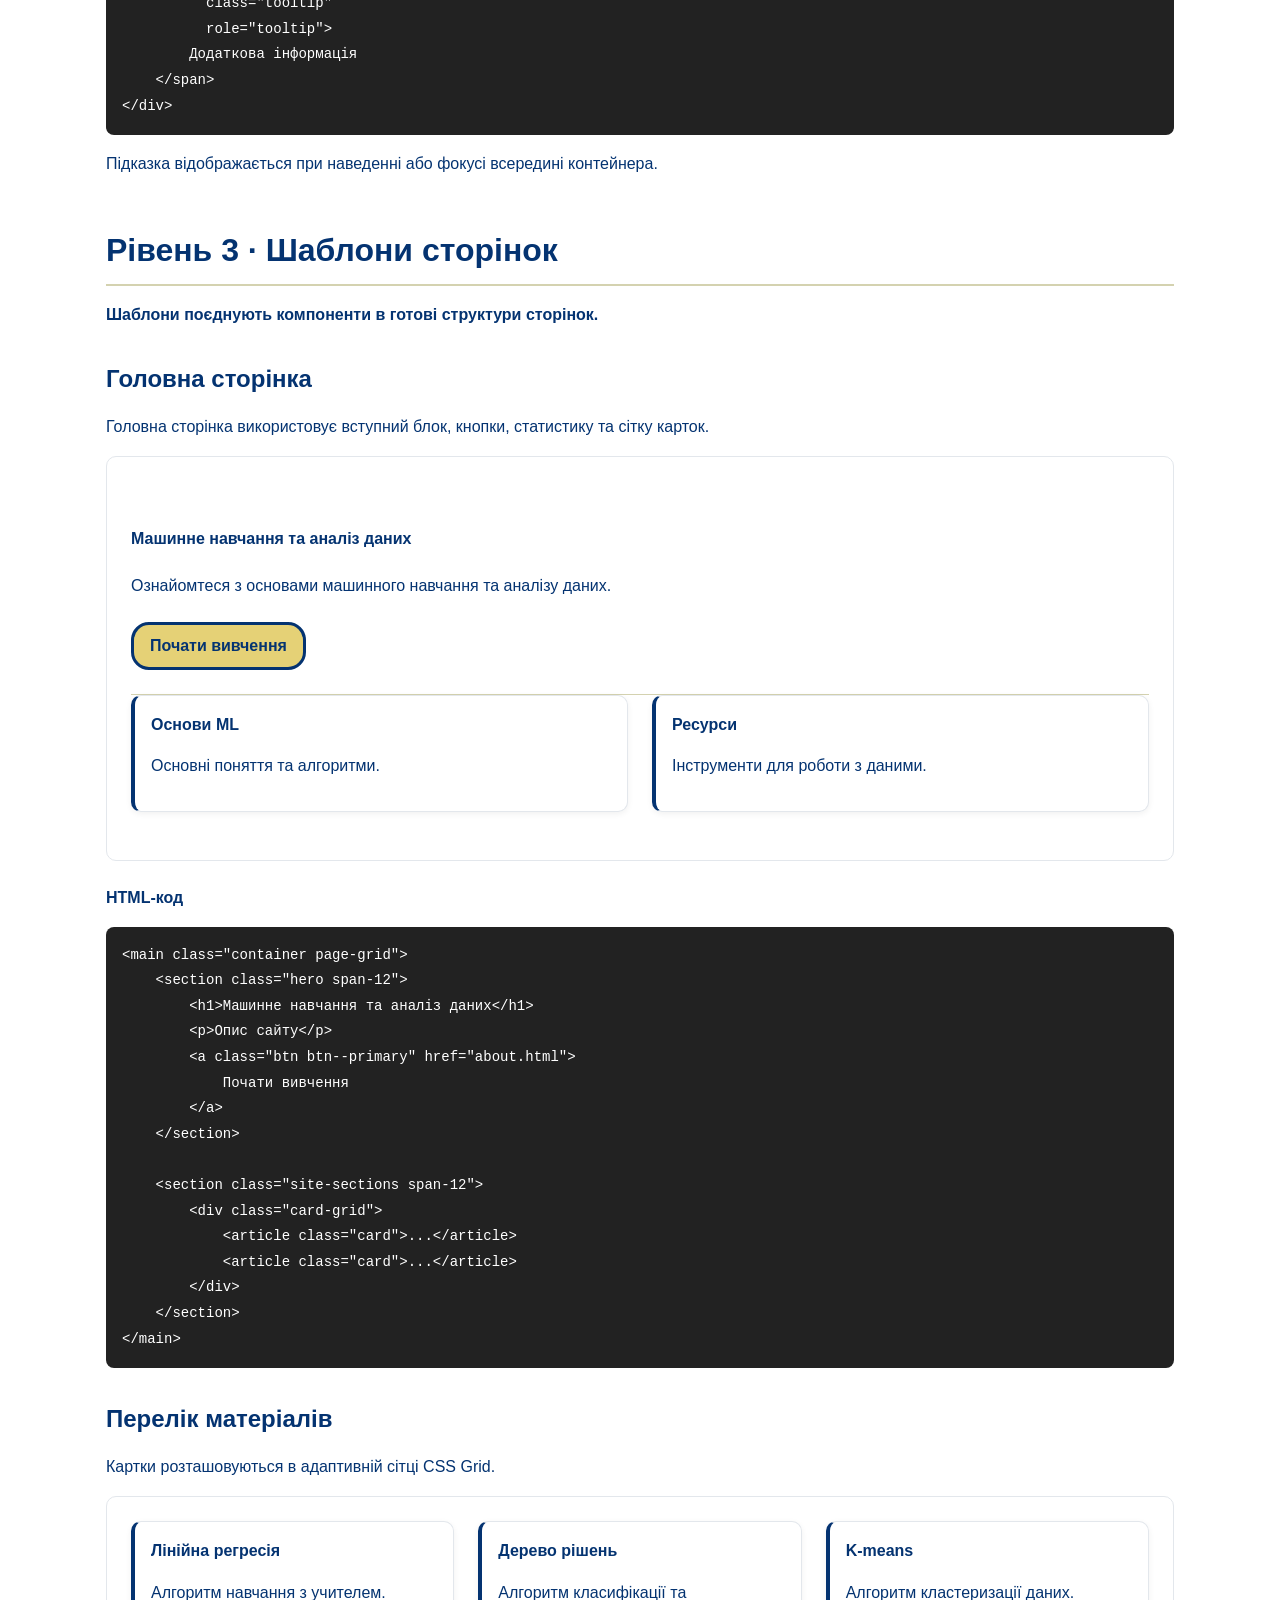
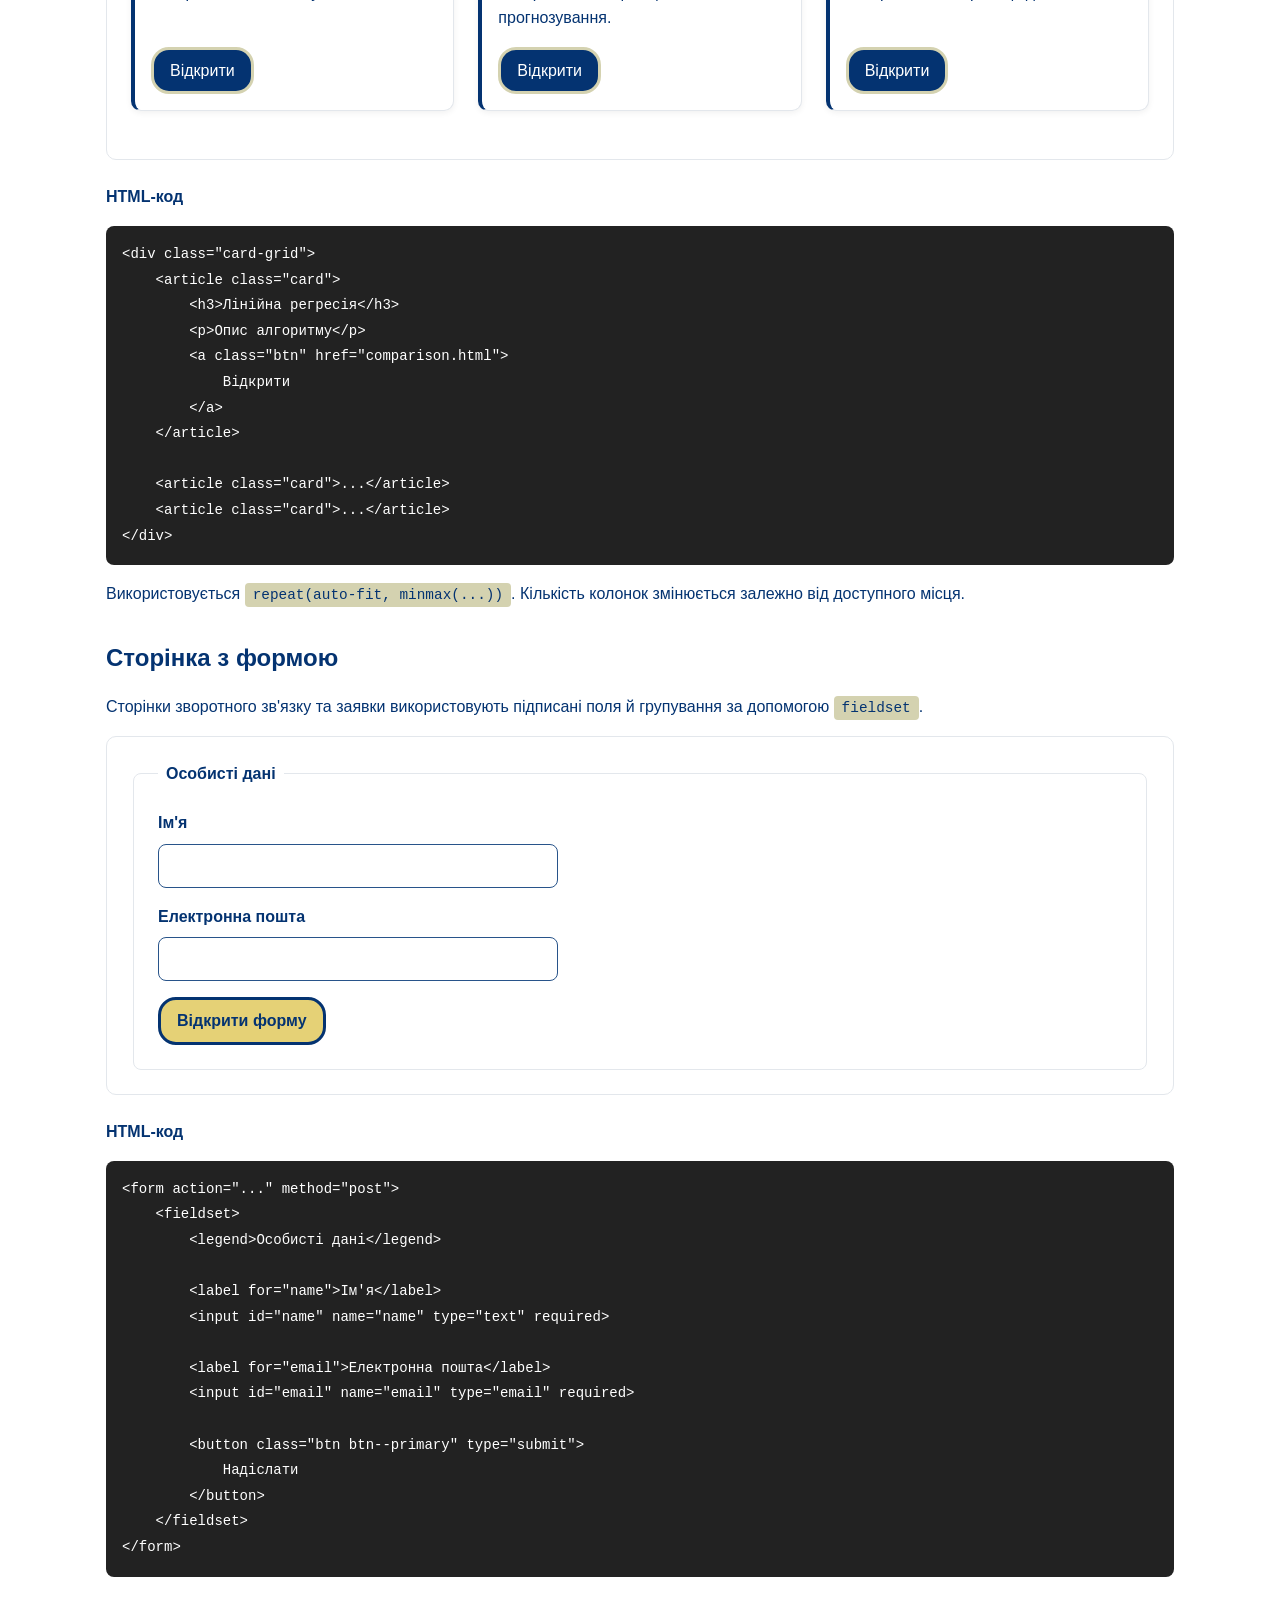
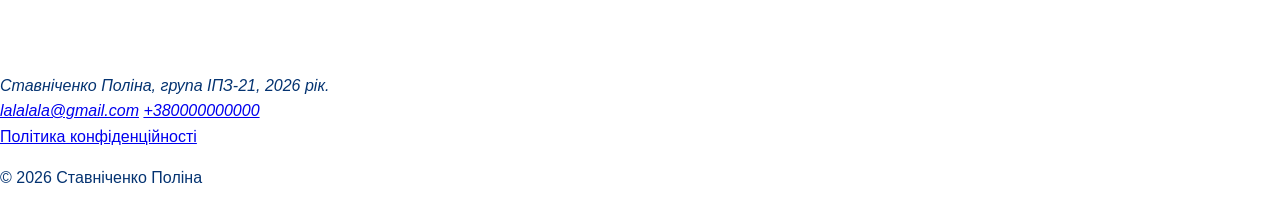
<file: styleguide.html>
<!DOCTYPE html>
<html lang="uk">
<head>
    <meta charset="UTF-8">
    <meta name="viewport" content="width=device-width, initial-scale=1.0">

    <meta name="description" content="Довідник дизайн-системи навчального сайту про машинне навчання та аналіз даних: токени, компоненти та шаблони.">
    <meta name="author" content="Ставніченко Поліна">

    <title>Дизайн-система — Машинне навчання та аналіз даних</title>

    <link rel="canonical" href="https://stttvexx.github.io/lab09_stavnichenko/styleguide.html">
    <link rel="icon" type="image/png" href="img/favicon.png">
    <link rel="stylesheet" href="css/style.css">
</head>

<body id="top">

    <a class="sg-skip" href="#main-content">
        Перейти до основного вмісту
    </a>

    <header>
        <div class="header-inner">
            <a href="index.html" class="site-title">
                Машинне навчання та аналіз даних
            </a>

            <nav aria-label="Основна навігація">
                <ul class="menu">
                    <li><a href="index.html">Головна</a></li>
                    <li><a href="about.html">Про машинне навчання та аналіз даних</a></li>
                    <li><a href="pages/resources.html">Ресурси та інструменти</a></li>
                    <li><a href="comparison.html">Порівняння алгоритмів</a></li>
                    <li><a href="gallery.html">Галерея</a></li>
                    <li class="menu__contacts">
                        <a href="contacts.html">Контакти</a>
                    </li>
                    <li><a href="application.html">Заявка на участь</a></li>
                </ul>
            </nav>
        </div>
    </header>

    <main id="main-content" class="container sg-page">

        <h1>Довідник дизайн-системи</h1>

        <p>
            Єдине джерело оформлення навчального сайту
            «Машинне навчання та аналіз даних».
            На цій сторінці зібрано токени, компоненти
            та шаблони, які використовуються в проєкті.
        </p>

        <nav class="sg-nav" aria-label="Розділи довідника">
            <ul class="menu">
                <li><a href="#tokens">Токени</a></li>
                <li><a href="#components">Компоненти</a></li>
                <li><a href="#templates">Шаблони</a></li>
            </ul>
        </nav>

        <!-- ==================================
             РІВЕНЬ 1. ТОКЕНИ
             ================================== -->

        <section id="tokens" class="sg-section">
            <h2>Рівень 1 · Токени</h2>

            <p>
                Токени — це змінні CSS, які задають
                єдині кольори, шрифти, відступи,
                радіуси та тіні для всього сайту.
            </p>

            <!-- КОЛЬОРИ -->

            <section class="sg-item">
                <h3>Кольори</h3>

                <div class="sg-colors">

                    <div class="sg-color">
                        <div class="sg-swatch" style="background: var(--color-primary);"></div>
                        <strong>Primary</strong>
                        <code>--color-primary</code>
                        <span>hsl(214 93% 23%)</span>
                    </div>

                    <div class="sg-color">
                        <div class="sg-swatch" style="background: var(--color-primary-light);"></div>
                        <strong>Primary light</strong>
                        <code>--color-primary-light</code>
                        <span>hsl(62 12% 66%)</span>
                    </div>

                    <div class="sg-color">
                        <div class="sg-swatch" style="background: var(--color-primary-soft);"></div>
                        <strong>Primary soft</strong>
                        <code>--color-primary-soft</code>
                        <span>hsl(58 29% 76%)</span>
                    </div>

                    <div class="sg-color">
                        <div class="sg-swatch" style="background: var(--color-accent);"></div>
                        <strong>Accent</strong>
                        <code>--color-accent</code>
                        <span>hsl(49 68% 68%)</span>
                    </div>

                    <div class="sg-color">
                        <div class="sg-swatch" style="background: var(--color-text);"></div>
                        <strong>Text</strong>
                        <code>--color-text</code>
                        <span>hsl(214 93% 23%)</span>
                    </div>

                    <div class="sg-color">
                        <div class="sg-swatch" style="background: var(--color-text-muted);"></div>
                        <strong>Text muted</strong>
                        <code>--color-text-muted</code>
                        <span>hsl(213 55% 35%)</span>
                    </div>

                    <div class="sg-color">
                        <div class="sg-swatch" style="background: var(--color-surface);"></div>
                        <strong>Surface</strong>
                        <code>--color-surface</code>
                        <span>hsl(0 0% 100%)</span>
                    </div>

                    <div class="sg-color">
                        <div class="sg-swatch" style="background: var(--color-border);"></div>
                        <strong>Border</strong>
                        <code>--color-border</code>
                        <span>#e3e7ec</span>
                    </div>

                    <div class="sg-color">
                        <div class="sg-swatch" style="background: var(--color-on-dark);"></div>
                        <strong>On dark</strong>
                        <code>--color-on-dark</code>
                        <span>#ffffff</span>
                    </div>

                    <div class="sg-color">
                        <div class="sg-swatch" style="background: var(--color-tooltip);"></div>
                        <strong>Tooltip</strong>
                        <code>--color-tooltip</code>
                        <span>#222222</span>
                    </div>

                    <div class="sg-color">
                        <div class="sg-swatch" style="background: linear-gradient(var(--color-header-overlay-top), var(--color-header-overlay-bottom));"></div>
                        <strong>Header overlay</strong>
                        <code>--color-header-overlay-top</code>
                        <code>--color-header-overlay-bottom</code>
                    </div>

                </div>

                <p>
                    Темно-синій колір використовується
                    для заголовків, кнопок і навігації.
                    Світлі кольори застосовуються для фону
                    блоків, а жовтий — для акцентних елементів.
                </p>
            </section>

            <!-- ТИПОГРАФІКА -->

            <section class="sg-item">
                <h3>Типографічна шкала</h3>

                <p>
                    Основний шрифт:
                    <strong>Segoe UI, Roboto, Arial, sans-serif</strong>.
                    Розміри заголовків адаптивні.
                </p>

                <div class="sg-type-scale">

                    <div class="sg-type-row">
                        <code>--font-size-h1</code>
                        <div class="sg-type-preview" style="font-size: var(--font-size-h1); font-weight: 700;">
                            Заголовок H1
                        </div>
                        <span>32–48px</span>
                    </div>

                    <div class="sg-type-row">
                        <code>--font-size-h2</code>
                        <div class="sg-type-preview" style="font-size: var(--font-size-h2); font-weight: 700;">
                            Заголовок H2
                        </div>
                        <span>24–32px</span>
                    </div>

                    <div class="sg-type-row">
                        <code>--font-size-h3</code>
                        <div class="sg-type-preview" style="font-size: var(--font-size-h3); font-weight: 700;">
                            Заголовок H3
                        </div>
                        <span>19.2–24px</span>
                    </div>

                    <div class="sg-type-row">
                        <code>--font-size-site-title</code>
                        <div class="sg-type-preview" style="font-size: var(--font-size-site-title); font-weight: 700;">
                            Назва сайту
                        </div>
                        <span>20px</span>
                    </div>

                    <div class="sg-type-row">
                        <code>--font-size-base</code>
                        <div class="sg-type-preview" style="font-size: var(--font-size-base);">
                            Основний текст сайту
                        </div>
                        <span>16px</span>
                    </div>

                    <div class="sg-type-row">
                        <code>--font-size-small</code>
                        <div class="sg-type-preview" style="font-size: var(--font-size-small);">
                            Допоміжний текст
                        </div>
                        <span>14.4px</span>
                    </div>

                    <div class="sg-type-row">
                        <code>--font-size-caption</code>
                        <div class="sg-type-preview" style="font-size: var(--font-size-caption);">
                            Підпис зображення
                        </div>
                        <span>13.6px</span>
                    </div>

                    <div class="sg-type-row">
                        <code>--font-size-tooltip</code>
                        <div class="sg-type-preview" style="font-size: var(--font-size-tooltip);">
                            Текст підказки
                        </div>
                        <span>14px</span>
                    </div>

                    <div class="sg-type-row">
                        <code>--font-size-label</code>
                        <div class="sg-type-preview" style="font-size: var(--font-size-label);">
                            Мітка
                        </div>
                        <span>12px</span>
                    </div>

                </div>

                <p>
                    Розміри вказано для базового розміру 16px.
                    Заголовки використовують <code>clamp()</code>,
                    тому їхній розмір змінюється залежно
                    від ширини екрана.
                </p>
            </section>

            <!-- ВІДСТУПИ -->

            <section class="sg-item">
                <h3>Шкала відступів</h3>

                <p>
                    Для розташування елементів використовується
                    єдина система з шести значень.
                </p>

                <div class="sg-spacing">

                    <div class="sg-space-row">
                        <code>--space-1</code>
                        <span>4px</span>
                        <div class="sg-space-bar" style="width: var(--space-1);"></div>
                    </div>

                    <div class="sg-space-row">
                        <code>--space-2</code>
                        <span>8px</span>
                        <div class="sg-space-bar" style="width: var(--space-2);"></div>
                    </div>

                    <div class="sg-space-row">
                        <code>--space-3</code>
                        <span>16px</span>
                        <div class="sg-space-bar" style="width: var(--space-3);"></div>
                    </div>

                    <div class="sg-space-row">
                        <code>--space-4</code>
                        <span>24px</span>
                        <div class="sg-space-bar" style="width: var(--space-4);"></div>
                    </div>

                    <div class="sg-space-row">
                        <code>--space-5</code>
                        <span>32px</span>
                        <div class="sg-space-bar" style="width: var(--space-5);"></div>
                    </div>

                    <div class="sg-space-row">
                        <code>--space-6</code>
                        <span>48px</span>
                        <div class="sg-space-bar" style="width: var(--space-6);"></div>
                    </div>

                </div>
            </section>

            <!-- РАДІУСИ -->

            <section class="sg-item">
                <h3>Радіуси заокруглення</h3>

                <div class="sg-radius-grid">

                    <div>
                        <div class="sg-radius-sample" style="border-radius: var(--radius-xs);"></div>
                        <code>--radius-xs</code>
                        <span>4px</span>
                    </div>

                    <div>
                        <div class="sg-radius-sample" style="border-radius: var(--radius-sm);"></div>
                        <code>--radius-sm</code>
                        <span>6px</span>
                    </div>

                    <div>
                        <div class="sg-radius-sample" style="border-radius: var(--radius-md);"></div>
                        <code>--radius-md</code>
                        <span>8px</span>
                    </div>

                    <div>
                        <div class="sg-radius-sample" style="border-radius: var(--radius-card);"></div>
                        <code>--radius-card</code>
                        <span>10px</span>
                    </div>

                    <div>
                        <div class="sg-radius-sample" style="border-radius: var(--radius-button);"></div>
                        <code>--radius-button</code>
                        <span>18px</span>
                    </div>

                    <div>
                        <div class="sg-radius-sample" style="border-radius: var(--radius-pill);"></div>
                        <code>--radius-pill</code>
                        <span>20px</span>
                    </div>

                </div>
            </section>

            <!-- ТІНІ -->

            <section class="sg-item">
                <h3>Тіні</h3>

                <div class="sg-shadow-grid">

                    <div class="sg-shadow-example" style="box-shadow: var(--shadow-card);">
                        <strong>Звичайна тінь</strong>
                        <code>--shadow-card</code>
                    </div>

                    <div class="sg-shadow-example" style="box-shadow: var(--shadow-hover);">
                        <strong>Тінь при наведенні</strong>
                        <code>--shadow-hover</code>
                    </div>

                </div>
            </section>

            <section class="sg-item">
                <h3>Розміри та рівні накладання</h3>

                <p>
                    Максимальна ширина контейнера:
                    <code>--layout-max-width: 1100px</code>.
                </p>

                <p>
                    Рівень шапки:
                    <code>--z-header: 10</code>.
                </p>

                <p>
                    Рівень кнопки повернення нагору:
                    <code>--z-back-to-top: 100</code>.
                </p>
            </section>

        </section>

        <!-- ==================================
             РІВЕНЬ 2. КОМПОНЕНТИ
             ================================== -->

        <section id="components" class="sg-section">
            <h2>Рівень 2 · Компоненти</h2>

            <p>
                Компоненти — це повторно використовувані
                елементи сайту. Вони мають спільне оформлення,
                визначене в <code>css/style.css</code>.
            </p>

            <!-- КНОПКИ -->

            <section class="sg-item">
                <h3>Кнопка (.btn, .btn--primary)</h3>

                <p>
                    <strong>Призначення:</strong>
                    виконання дії або перехід до іншої сторінки.
                </p>

                <div class="sg-preview sg-buttons">
                    <a class="btn btn--primary" href="about.html">
                        Основна
                    </a>

                    <a class="btn" href="gallery.html">
                        Звичайна
                    </a>

                    <button class="btn" type="button" disabled>
                        Вимкнена
                    </button>
                </div>

                <h4>HTML-код</h4>

                <pre class="sg-code"><code>&lt;a class="btn btn--primary" href="about.html"&gt;Основна&lt;/a&gt;
&lt;a class="btn" href="gallery.html"&gt;Звичайна&lt;/a&gt;
&lt;button class="btn" type="button" disabled&gt;Вимкнена&lt;/button&gt;</code></pre>

                <p>
                    <strong>Різновиди й стани:</strong>
                    основна та звичайна кнопки;
                    наведення <code>:hover</code>,
                    фокус <code>:focus-visible</code>,
                    вимкнений стан <code>disabled</code>.
                </p>

                <p>
                    <strong>Доступність:</strong>
                    посилання використовуються для переходів,
                    а кнопки — для дій.
                    Контур фокуса має залишатися видимим.
                </p>

                <p>
                    <strong>Коли не застосовувати:</strong>
                    не використовувати кнопки замість
                    заголовків, підписів або звичайного тексту.
                    Для пунктів меню використовуються посилання.
                </p>
            </section>

            <!-- КАРТКИ -->

            <section class="sg-item">
                <h3>Картка (.card, .card.featured)</h3>

                <p>
                    <strong>Призначення:</strong>
                    групування тематично пов'язаної інформації.
                </p>

                <div class="sg-preview">

                    <div class="card-grid">

                        <article class="card">
                            <h4>Основи машинного навчання</h4>

                            <p>
                                Історія, основні поняття
                                та принципи роботи алгоритмів.
                            </p>

                            <a href="about.html">
                                Детальніше
                            </a>
                        </article>

                        <article class="card">
                            <span class="badge">Нове</span>

                            <h4>Аналіз даних</h4>

                            <p>
                                Методи обробки, дослідження
                                та візуалізації інформації.
                            </p>

                            <a href="pages/resources.html">
                                Переглянути ресурси
                            </a>
                        </article>

                    </div>

                    <article class="card featured">
                        <h4>Виділена картка</h4>

                        <p>
                            Картка з темним фоном для
                            виділення важливої інформації.
                        </p>
                    </article>

                </div>

                <h4>HTML-код</h4>

                <pre class="sg-code"><code>&lt;article class="card"&gt;
    &lt;h3&gt;Основи машинного навчання&lt;/h3&gt;
    &lt;p&gt;Опис матеріалу.&lt;/p&gt;
    &lt;a href="about.html"&gt;Детальніше&lt;/a&gt;
&lt;/article&gt;

&lt;article class="card"&gt;
    &lt;span class="badge"&gt;Нове&lt;/span&gt;
    &lt;h3&gt;Аналіз даних&lt;/h3&gt;
    &lt;p&gt;Опис матеріалу.&lt;/p&gt;
&lt;/article&gt;

&lt;article class="card featured"&gt;
    &lt;h3&gt;Виділена картка&lt;/h3&gt;
    &lt;p&gt;Важлива інформація.&lt;/p&gt;
&lt;/article&gt;</code></pre>

                <p>
                    <strong>Різновиди й стани:</strong>
                    звичайна картка, картка з міткою
                    та виділена картка.
                    При наведенні з'являється додаткова тінь.
                </p>

                <p>
                    <strong>Доступність:</strong>
                    інформація повинна мати логічну структуру,
                    змістовний заголовок і зрозумілі посилання.
                </p>

                <p>
                    <strong>Коли не застосовувати:</strong>
                    картки не використовуються
                    для одиночної кнопки або звичайного абзацу,
                    якому не потрібне окреме групування.
                </p>
            </section>

            <!-- ЗНАЧОК -->

            <section class="sg-item">
                <h3>Значок (.badge)</h3>

                <div class="sg-preview">
                    <article class="card">
                        <span class="badge">Нове</span>

                        <h4>Новий матеріал</h4>

                        <p>
                            Значок розташовується у верхньому
                            правому куті картки.
                        </p>
                    </article>
                </div>

                <h4>HTML-код</h4>

                <pre class="sg-code"><code>&lt;article class="card"&gt;
    &lt;span class="badge"&gt;Нове&lt;/span&gt;
    &lt;h3&gt;Новий матеріал&lt;/h3&gt;
    &lt;p&gt;Опис матеріалу.&lt;/p&gt;
&lt;/article&gt;</code></pre>

                <p>
                    Значок використовує
                    <code>position: absolute</code>,
                    а картка — <code>position: relative</code>.
                </p>

                <p>
                    <strong>Доступність:</strong>
                    значення значка передається текстом,
                    а не лише кольором.
                </p>
            </section>

            <!-- ЦИТАТА -->

            <section class="sg-item">
                <h3>Цитата (blockquote)</h3>

                <div class="sg-preview">
                    <blockquote>
                        Якісні дані є важливою основою
                        ефективного машинного навчання.
                    </blockquote>
                </div>

                <h4>HTML-код</h4>

                <pre class="sg-code"><code>&lt;blockquote&gt;
    Якісні дані є важливою основою
    ефективного машинного навчання.
&lt;/blockquote&gt;</code></pre>

                <p>
                    Для оформлення цитати застосовується
                    ліва межа та курсивний текст.
                </p>
            </section>

            <!-- МЕНЮ -->

            <section class="sg-item">
                <h3>Навігаційне меню (.menu)</h3>

                <div class="sg-preview">
                    <nav aria-label="Приклад навігації">
                        <ul class="menu">
                            <li><a href="index.html">Головна</a></li>
                            <li><a href="about.html">Про ML</a></li>
                            <li><a href="gallery.html">Галерея</a></li>
                        </ul>
                    </nav>
                </div>

                <h4>HTML-код</h4>

                <pre class="sg-code"><code>&lt;nav aria-label="Основна навігація"&gt;
    &lt;ul class="menu"&gt;
        &lt;li&gt;&lt;a href="index.html"&gt;Головна&lt;/a&gt;&lt;/li&gt;
        &lt;li&gt;&lt;a href="about.html"&gt;Про ML&lt;/a&gt;&lt;/li&gt;
        &lt;li&gt;&lt;a href="gallery.html"&gt;Галерея&lt;/a&gt;&lt;/li&gt;
    &lt;/ul&gt;
&lt;/nav&gt;</code></pre>

                <p>
                    Меню створено за допомогою Flexbox.
                    На вузьких екранах посилання переносяться
                    завдяки <code>flex-wrap: wrap</code>.
                </p>
            </section>

            <!-- ФОРМИ -->

            <section class="sg-item">
                <h3>Поле форми (input, select, textarea)</h3>

                <p>
                    <strong>Призначення:</strong>
                    введення інформації користувачем.
                </p>

                <div class="sg-preview">

                    <div class="sg-fields">

                        <div class="sg-field">
                            <label for="sg-name">Ім'я</label>
                            <input id="sg-name"
                                   type="text"
                                   placeholder="Введіть ім'я">
                        </div>

                        <div class="sg-field">
                            <label for="sg-email">
                                Електронна пошта *
                            </label>

                            <input id="sg-email"
                                   type="email"
                                   required
                                   placeholder="example@gmail.com">
                        </div>

                        <div class="sg-field">
                            <label for="sg-subject">Тема звернення</label>

                            <select id="sg-subject">
                                <option value="">Оберіть тему</option>
                                <option value="question">Запитання</option>
                                <option value="suggestion">Пропозиція</option>
                            </select>
                        </div>

                        <div class="sg-field">
                            <label for="sg-message">Повідомлення</label>

                            <textarea id="sg-message"
                                      rows="4"
                                      placeholder="Введіть повідомлення"></textarea>
                        </div>

                        <div class="sg-field">
                            <label>
                                <input type="checkbox">
                                Погоджуюсь з умовами
                            </label>
                        </div>

                        <div class="sg-field">
                            <label for="sg-disabled">Вимкнене поле</label>

                            <input id="sg-disabled"
                                   type="text"
                                   value="Недоступне для редагування"
                                   disabled>
                        </div>

                    </div>

                </div>

                <h4>HTML-код</h4>

                <pre class="sg-code"><code>&lt;label for="email"&gt;Електронна пошта&lt;/label&gt;
&lt;input type="email" id="email" name="email" required&gt;

&lt;label for="subject"&gt;Тема звернення&lt;/label&gt;
&lt;select id="subject" name="subject"&gt;
    &lt;option value="question"&gt;Запитання&lt;/option&gt;
    &lt;option value="suggestion"&gt;Пропозиція&lt;/option&gt;
&lt;/select&gt;

&lt;label for="message"&gt;Повідомлення&lt;/label&gt;
&lt;textarea id="message" name="message"&gt;&lt;/textarea&gt;</code></pre>

                <p>
                    <strong>Різновиди й стани:</strong>
                    текстове поле, електронна пошта,
                    список, текстова область, прапорець.
                    Стани: звичайний, фокус, помилка,
                    вимкнений.
                </p>

                <p>
                    <strong>Доступність:</strong>
                    кожне поле має підпис
                    <code>&lt;label&gt;</code>,
                    атрибут <code>for</code> якого
                    відповідає <code>id</code> поля.
                    Обов'язкові поля мають
                    атрибут <code>required</code>.
                </p>

                <p>
                    <strong>Коли не застосовувати:</strong>
                    поля форми не використовуються
                    для відображення статичного тексту.
                </p>
            </section>

            <!-- ПІДКАЗКА -->

            <section class="sg-item">
                <h3>Підказка (.tooltip)</h3>

                <div class="sg-preview">

                    <div class="tooltip-container sg-tooltip">
                        <button type="button"
                                class="btn"
                                aria-describedby="sg-hint">
                            Наведіть або натисніть Tab
                        </button>

                        <span id="sg-hint"
                              class="tooltip"
                              role="tooltip">
                            Додаткова інформація про компонент.
                        </span>
                    </div>

                </div>

                <h4>HTML-код</h4>

                <pre class="sg-code"><code>&lt;div class="tooltip-container"&gt;
    &lt;button type="button"
            class="btn"
            aria-describedby="hint"&gt;
        Підказка
    &lt;/button&gt;

    &lt;span id="hint"
          class="tooltip"
          role="tooltip"&gt;
        Додаткова інформація
    &lt;/span&gt;
&lt;/div&gt;</code></pre>

                <p>
                    Підказка відображається при наведенні
                    або фокусі всередині контейнера.
                </p>
            </section>

        </section>

        <!-- ==================================
             РІВЕНЬ 3. ШАБЛОНИ
             ================================== -->

        <section id="templates" class="sg-section">
            <h2>Рівень 3 · Шаблони сторінок</h2>

            <p>
                Шаблони поєднують компоненти в готові
                структури сторінок.
            </p>

            <!-- ГОЛОВНА -->

            <section class="sg-item">
                <h3>Головна сторінка</h3>

                <p>
                    Головна сторінка використовує вступний
                    блок, кнопки, статистику та сітку карток.
                </p>

                <div class="sg-preview">

                    <div class="hero">
                        <h4>Машинне навчання та аналіз даних</h4>

                        <p>
                            Ознайомтеся з основами машинного
                            навчання та аналізу даних.
                        </p>

                        <a class="btn btn--primary" href="about.html">
                            Почати вивчення
                        </a>
                    </div>

                    <div class="card-grid">
                        <article class="card">
                            <h4>Основи ML</h4>
                            <p>Основні поняття та алгоритми.</p>
                        </article>

                        <article class="card">
                            <h4>Ресурси</h4>
                            <p>Інструменти для роботи з даними.</p>
                        </article>
                    </div>

                </div>

                <h4>HTML-код</h4>

                <pre class="sg-code"><code>&lt;main class="container page-grid"&gt;
    &lt;section class="hero span-12"&gt;
        &lt;h1&gt;Машинне навчання та аналіз даних&lt;/h1&gt;
        &lt;p&gt;Опис сайту&lt;/p&gt;
        &lt;a class="btn btn--primary" href="about.html"&gt;
            Почати вивчення
        &lt;/a&gt;
    &lt;/section&gt;

    &lt;section class="site-sections span-12"&gt;
        &lt;div class="card-grid"&gt;
            &lt;article class="card"&gt;...&lt;/article&gt;
            &lt;article class="card"&gt;...&lt;/article&gt;
        &lt;/div&gt;
    &lt;/section&gt;
&lt;/main&gt;</code></pre>
            </section>

            <!-- ПЕРЕЛІК -->

            <section class="sg-item">
                <h3>Перелік матеріалів</h3>

                <p>
                    Картки розташовуються в адаптивній
                    сітці CSS Grid.
                </p>

                <div class="sg-preview">

                    <div class="card-grid">

                        <article class="card">
                            <h4>Лінійна регресія</h4>
                            <p>Алгоритм навчання з учителем.</p>

                            <a href="comparison.html" class="btn">
                                Відкрити
                            </a>
                        </article>

                        <article class="card">
                            <h4>Дерево рішень</h4>
                            <p>Алгоритм класифікації та прогнозування.</p>

                            <a href="comparison.html" class="btn">
                                Відкрити
                            </a>
                        </article>

                        <article class="card">
                            <h4>K-means</h4>
                            <p>Алгоритм кластеризації даних.</p>

                            <a href="comparison.html" class="btn">
                                Відкрити
                            </a>
                        </article>

                    </div>

                </div>

                <h4>HTML-код</h4>

                <pre class="sg-code"><code>&lt;div class="card-grid"&gt;
    &lt;article class="card"&gt;
        &lt;h3&gt;Лінійна регресія&lt;/h3&gt;
        &lt;p&gt;Опис алгоритму&lt;/p&gt;
        &lt;a class="btn" href="comparison.html"&gt;
            Відкрити
        &lt;/a&gt;
    &lt;/article&gt;

    &lt;article class="card"&gt;...&lt;/article&gt;
    &lt;article class="card"&gt;...&lt;/article&gt;
&lt;/div&gt;</code></pre>

                <p>
                    Використовується
                    <code>repeat(auto-fit, minmax(...))</code>.
                    Кількість колонок змінюється
                    залежно від доступного місця.
                </p>
            </section>

            <!-- ФОРМА -->

            <section class="sg-item">
                <h3>Сторінка з формою</h3>

                <p>
                    Сторінки зворотного зв'язку та заявки
                    використовують підписані поля
                    й групування за допомогою
                    <code>fieldset</code>.
                </p>

                <div class="sg-preview">

                    <fieldset>
                        <legend>Особисті дані</legend>

                        <div class="sg-field">
                            <label for="sg-template-name">
                                Ім'я
                            </label>
                            <input id="sg-template-name" type="text">
                        </div>

                        <div class="sg-field">
                            <label for="sg-template-email">
                                Електронна пошта
                            </label>
                            <input id="sg-template-email" type="email">
                        </div>

                        <a href="contacts.html" class="btn btn--primary">
                            Відкрити форму
                        </a>

                    </fieldset>

                </div>

                <h4>HTML-код</h4>

                <pre class="sg-code"><code>&lt;form action="..." method="post"&gt;
    &lt;fieldset&gt;
        &lt;legend&gt;Особисті дані&lt;/legend&gt;

        &lt;label for="name"&gt;Ім'я&lt;/label&gt;
        &lt;input id="name" name="name" type="text" required&gt;

        &lt;label for="email"&gt;Електронна пошта&lt;/label&gt;
        &lt;input id="email" name="email" type="email" required&gt;

        &lt;button class="btn btn--primary" type="submit"&gt;
            Надіслати
        &lt;/button&gt;
    &lt;/fieldset&gt;
&lt;/form&gt;</code></pre>
            </section>

        </section>

    </main>

    <footer>
        <address>
            Ставніченко Поліна, група ІПЗ-21, 2026 рік. <br>
            <a href="mailto:lalalala@gmail.com">lalalala@gmail.com</a>
            <a href="tel:+380000000000">+380000000000</a>
        </address>

        <p><a href="privacy.html">Політика конфіденційності</a></p>
        <p>&copy; 2026 Ставніченко Поліна</p>
    </footer>

    <a href="#top" class="back-to-top">↑ Нагору</a>

</body>
</html>
</file>
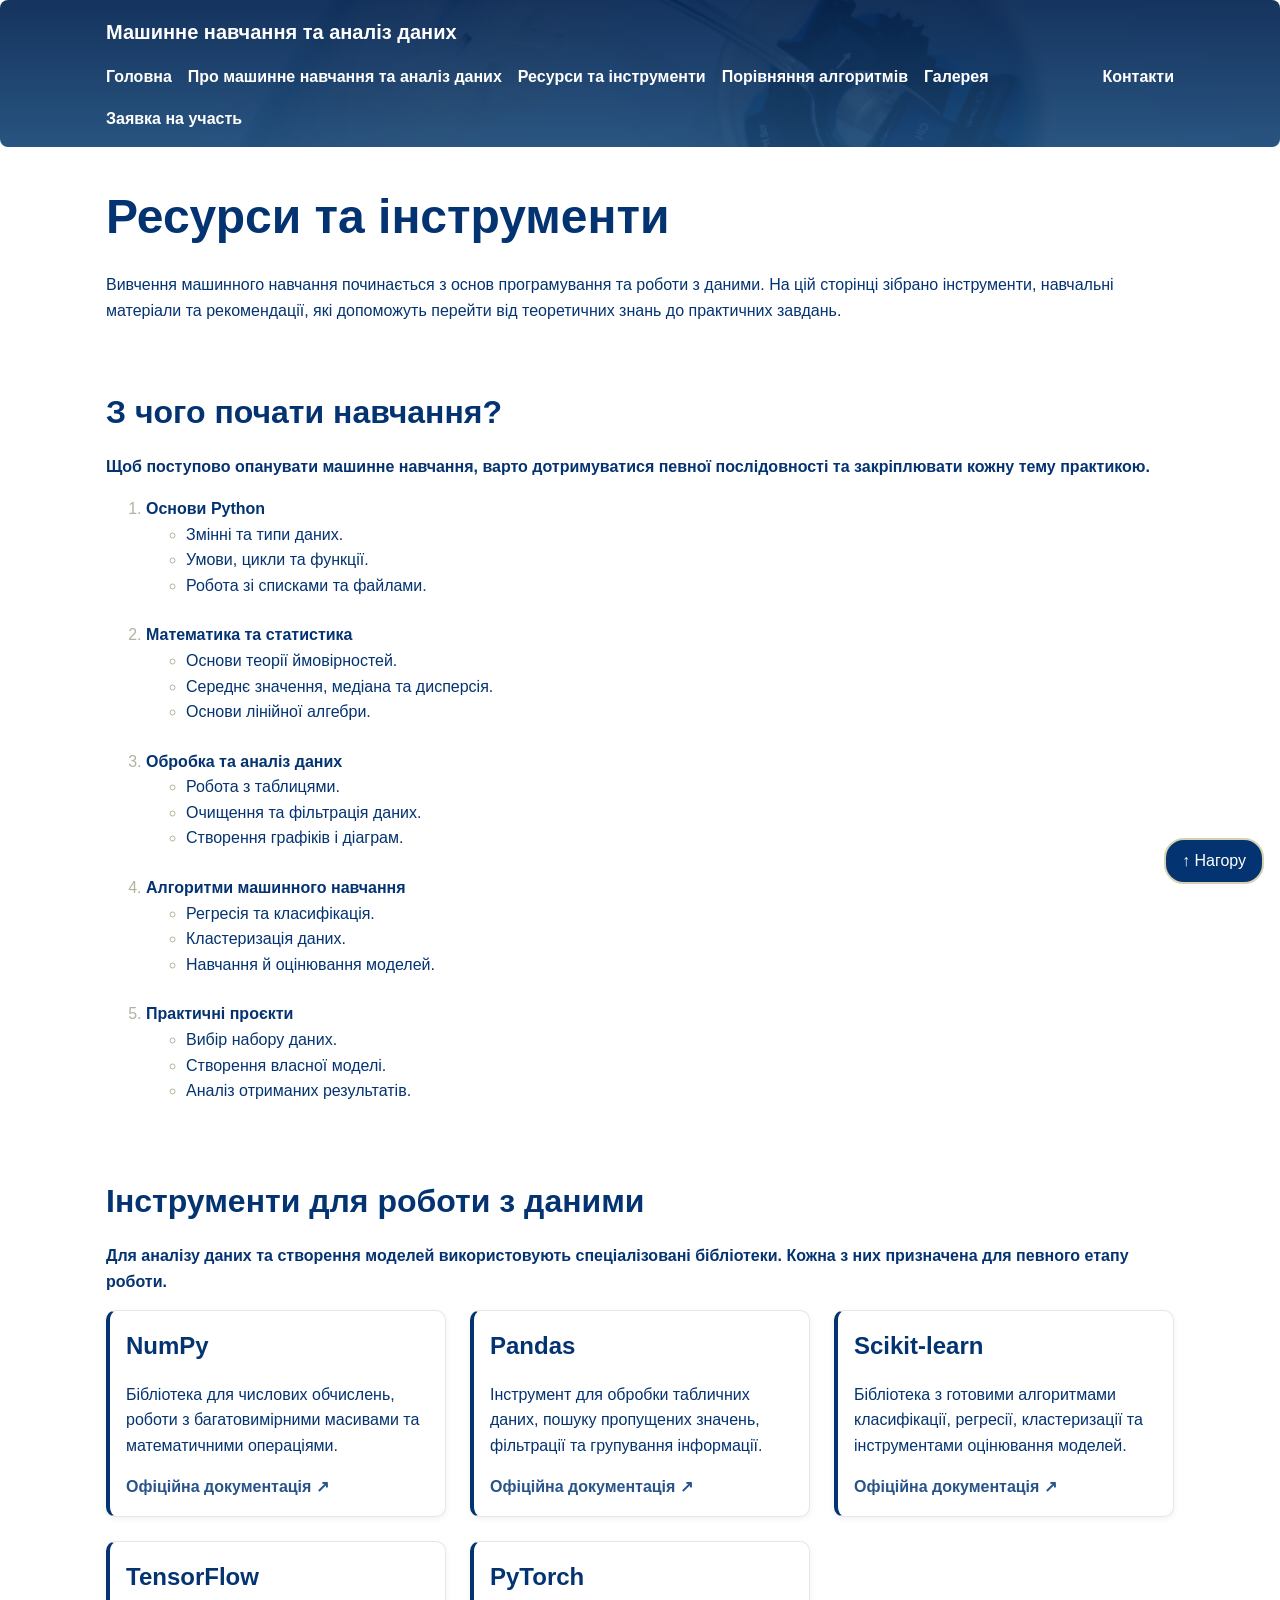
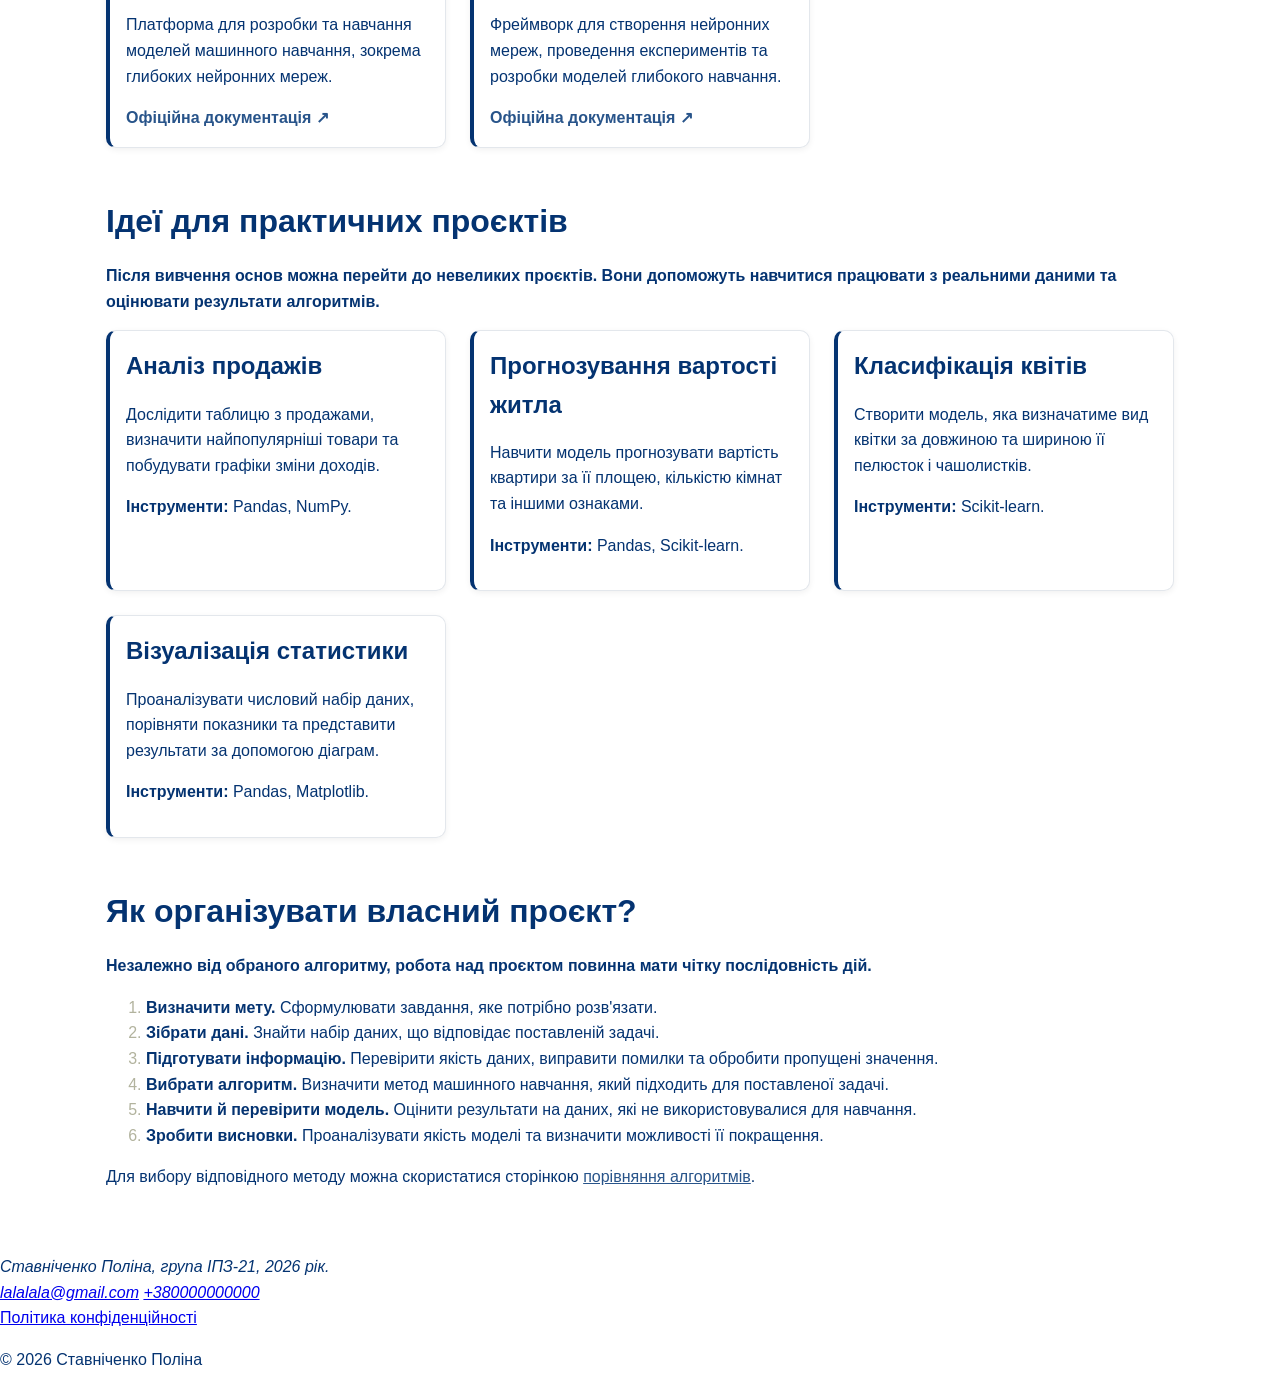
<file: pages/resources.html>
<!DOCTYPE html>
<html lang="uk">
<head>
    <meta charset="UTF-8">
    <meta name="viewport" content="width=device-width, initial-scale=1.0">
    <meta name="description" content="Навчальні ресурси, інструменти та практичні матеріали для вивчення машинного навчання й аналізу даних">

    <link rel="canonical" href="https://stttvexx.github.io/lab09_stavnichenko/pages/resources.html">
    <link rel="icon" type="image/png" href="../img/favicon.png">

    <meta name="author" content="Ставніченко Поліна">

    <title>Ресурси та інструменти</title>

    <link rel="stylesheet" href="../css/style.css">

    <meta property="og:title" content="Ресурси та інструменти для машинного навчання">
    <meta property="og:description" content="Інструменти для аналізу даних, навчальні матеріали та практичні завдання для початківців">
    <meta property="og:image" content="https://stttvexx.github.io/lab09_stavnichenko/img/og-preview.jpg">
    <meta property="og:url" content="https://stttvexx.github.io/lab09_stavnichenko/pages/resources.html">
    <meta property="og:type" content="website">

    <!-- Privacy-friendly analytics by Plausible -->
    <script async src="https://plausible.io/js/pa-tS37Czor_yyZQHFW6yJKP.js"></script>
    <script>
        window.plausible=window.plausible||function(){(plausible.q=plausible.q||[]).push(arguments)},plausible.init=plausible.init||function(i){plausible.o=i||{}};
        plausible.init()
    </script>
</head>

<body id="top">

    <header>
        <div class="header-inner">
            <a href="../index.html" class="site-title">
                Машинне навчання та аналіз даних
            </a>

            <nav aria-label="Основна навігація">
                <ul class="menu">
                    <li><a href="../index.html">Головна</a></li>
                    <li><a href="../about.html">Про машинне навчання та аналіз даних</a></li>
                    <li><a href="resources.html">Ресурси та інструменти</a></li>
                    <li><a href="../comparison.html">Порівняння алгоритмів</a></li>
                    <li><a href="../gallery.html">Галерея</a></li>
                    <li class="menu__contacts"><a href="../contacts.html">Контакти</a></li>
                    <li><a href="../application.html">Заявка на участь</a></li>
                </ul>
            </nav>
        </div>
    </header>

    <main class="container page-grid resources-page">

        <section class="resources-intro span-12">

            <h1>Ресурси та інструменти</h1>

            <p>
                Вивчення машинного навчання починається з основ
                програмування та роботи з даними. На цій сторінці
                зібрано інструменти, навчальні матеріали
                та рекомендації, які допоможуть перейти
                від теоретичних знань до практичних завдань.
            </p>

        </section>

        <!-- Послідовність навчання -->

        <section class="resources-section span-12">

            <h2>З чого почати навчання?</h2>

            <p>
                Щоб поступово опанувати машинне навчання,
                варто дотримуватися певної послідовності
                та закріплювати кожну тему практикою.
            </p>

            <ol class="learning-steps">

                <li>
                    <strong>Основи Python</strong>
                    <ul>
                        <li>Змінні та типи даних.</li>
                        <li>Умови, цикли та функції.</li>
                        <li>Робота зі списками та файлами.</li>
                    </ul>
                </li>

                <li>
                    <strong>Математика та статистика</strong>
                    <ul>
                        <li>Основи теорії ймовірностей.</li>
                        <li>Середнє значення, медіана та дисперсія.</li>
                        <li>Основи лінійної алгебри.</li>
                    </ul>
                </li>

                <li>
                    <strong>Обробка та аналіз даних</strong>
                    <ul>
                        <li>Робота з таблицями.</li>
                        <li>Очищення та фільтрація даних.</li>
                        <li>Створення графіків і діаграм.</li>
                    </ul>
                </li>

                <li>
                    <strong>Алгоритми машинного навчання</strong>
                    <ul>
                        <li>Регресія та класифікація.</li>
                        <li>Кластеризація даних.</li>
                        <li>Навчання й оцінювання моделей.</li>
                    </ul>
                </li>

                <li>
                    <strong>Практичні проєкти</strong>
                    <ul>
                        <li>Вибір набору даних.</li>
                        <li>Створення власної моделі.</li>
                        <li>Аналіз отриманих результатів.</li>
                    </ul>
                </li>

            </ol>

        </section>

        <!-- Інструменти -->

        <section class="resources-section span-12">

            <h2>Інструменти для роботи з даними</h2>

            <p>
                Для аналізу даних та створення моделей
                використовують спеціалізовані бібліотеки.
                Кожна з них призначена для певного етапу роботи.
            </p>

            <div class="card-grid resources-cards">

                <article class="card">
                    <h3>NumPy</h3>

                    <p>
                        Бібліотека для числових обчислень,
                        роботи з багатовимірними масивами
                        та математичними операціями.
                    </p>

                    <a href="https://numpy.org/"
                       target="_blank" rel="noopener noreferrer">
                        Офіційна документація
                    </a>
                </article>

                <article class="card">
                    <h3>Pandas</h3>

                    <p>
                        Інструмент для обробки табличних даних,
                        пошуку пропущених значень,
                        фільтрації та групування інформації.
                    </p>

                    <a href="https://pandas.pydata.org/"
                       target="_blank" rel="noopener noreferrer">
                        Офіційна документація
                    </a>
                </article>

                <article class="card">
                    <h3>Scikit-learn</h3>

                    <p>
                        Бібліотека з готовими алгоритмами
                        класифікації, регресії, кластеризації
                        та інструментами оцінювання моделей.
                    </p>

                    <a href="https://scikit-learn.org/"
                       target="_blank" rel="noopener noreferrer">
                        Офіційна документація
                    </a>
                </article>

                <article class="card">
                    <h3>TensorFlow</h3>

                    <p>
                        Платформа для розробки та навчання
                        моделей машинного навчання,
                        зокрема глибоких нейронних мереж.
                    </p>

                    <a href="https://www.tensorflow.org/"
                       target="_blank" rel="noopener noreferrer">
                        Офіційна документація
                    </a>
                </article>

                <article class="card">
                    <h3>PyTorch</h3>

                    <p>
                        Фреймворк для створення нейронних мереж,
                        проведення експериментів
                        та розробки моделей глибокого навчання.
                    </p>

                    <a href="https://pytorch.org/"
                       target="_blank" rel="noopener noreferrer">
                        Офіційна документація
                    </a>
                </article>

            </div>

        </section>

        <!-- Практика -->

        <section class="resources-section span-12">

            <h2>Ідеї для практичних проєктів</h2>

            <p>
                Після вивчення основ можна перейти
                до невеликих проєктів. Вони допоможуть
                навчитися працювати з реальними даними
                та оцінювати результати алгоритмів.
            </p>

            <div class="card-grid resources-cards">

                <article class="card">
                    <h3>Аналіз продажів</h3>

                    <p>
                        Дослідити таблицю з продажами,
                        визначити найпопулярніші товари
                        та побудувати графіки зміни доходів.
                    </p>

                    <p>
                        <strong>Інструменти:</strong>
                        Pandas, NumPy.
                    </p>
                </article>

                <article class="card">
                    <h3>Прогнозування вартості житла</h3>

                    <p>
                        Навчити модель прогнозувати
                        вартість квартири за її площею,
                        кількістю кімнат та іншими ознаками.
                    </p>

                    <p>
                        <strong>Інструменти:</strong>
                        Pandas, Scikit-learn.
                    </p>
                </article>

                <article class="card">
                    <h3>Класифікація квітів</h3>

                    <p>
                        Створити модель, яка визначатиме
                        вид квітки за довжиною та шириною
                        її пелюсток і чашолистків.
                    </p>

                    <p>
                        <strong>Інструменти:</strong>
                        Scikit-learn.
                    </p>
                </article>

                <article class="card">
                    <h3>Візуалізація статистики</h3>

                    <p>
                        Проаналізувати числовий набір даних,
                        порівняти показники та представити
                        результати за допомогою діаграм.
                    </p>

                    <p>
                        <strong>Інструменти:</strong>
                        Pandas, Matplotlib.
                    </p>
                </article>

            </div>

        </section>

        <!-- Робота над проєктом -->

        <section class="resources-section span-12">

            <h2>Як організувати власний проєкт?</h2>

            <p>
                Незалежно від обраного алгоритму,
                робота над проєктом повинна мати
                чітку послідовність дій.
            </p>

            <ol>
                <li>
                    <strong>Визначити мету.</strong>
                    Сформулювати завдання, яке потрібно розв'язати.
                </li>

                <li>
                    <strong>Зібрати дані.</strong>
                    Знайти набір даних, що відповідає поставленій задачі.
                </li>

                <li>
                    <strong>Підготувати інформацію.</strong>
                    Перевірити якість даних, виправити помилки
                    та обробити пропущені значення.
                </li>

                <li>
                    <strong>Вибрати алгоритм.</strong>
                    Визначити метод машинного навчання,
                    який підходить для поставленої задачі.
                </li>

                <li>
                    <strong>Навчити й перевірити модель.</strong>
                    Оцінити результати на даних,
                    які не використовувалися для навчання.
                </li>

                <li>
                    <strong>Зробити висновки.</strong>
                    Проаналізувати якість моделі
                    та визначити можливості її покращення.
                </li>
            </ol>

            <p>
                Для вибору відповідного методу можна
                скористатися сторінкою
                <a href="../comparison.html">порівняння алгоритмів</a>.
            </p>

        </section>

    </main>

    <footer>
        <address>
            Ставніченко Поліна, група ІПЗ-21, 2026 рік. <br>
            <a href="mailto:lalalala@gmail.com">lalalala@gmail.com</a>
            <a href="tel:+380000000000">+380000000000</a>
        </address>

        <p><a href="../privacy.html">Політика конфіденційності</a></p>
        <p>&copy; 2026 Ставніченко Поліна</p>
    </footer>

    <a href="#top" class="back-to-top">↑ Нагору</a>

</body>
</html>
</file>
<file: css/style.css>
html {
    scroll-padding-top: 80px;
}

:root {
    /* Кольори */
    --color-primary: hsl(214 93% 23%);
    --color-primary-light: hsl(62 12% 66%);
    --color-primary-soft: hsl(58 29% 76%);
    --color-text: hsl(214 93% 23%);
    --color-text-muted: hsl(213 55% 35%);
    --color-surface: hsl(0 0% 100%);
    --color-accent: hsl(49 68% 68%);
    --color-on-dark: #ffffff;
    --color-border: #e3e7ec;
    --color-tooltip: #222222;
    --color-header-overlay-top: hsl(215 84% 17% / 90%);
    --color-header-overlay-bottom: hsl(210 60% 29% / 90%);

    /* Типографіка */
    --font-size-base: 1rem;
    --font-size-h1: clamp(2rem, 1.5rem + 2.5vw, 3rem);
    --font-size-h2: clamp(1.5rem, 1.2rem + 1.5vw, 2rem);
    --font-size-h3: clamp(1.2rem, 1rem + 0.8vw, 1.5rem);
    --font-size-site-title: 1.25rem;
    --font-size-caption: 0.85rem;
    --font-size-small: 0.9rem;
    --font-size-tooltip: 0.875rem;
    --font-size-label: 0.75rem;

    /* Відступи */
    --space-1: 0.25rem; /* 4px */
    --space-2: 0.5rem;  /* 8px */
    --space-3: 1rem;    /* 16px */
    --space-4: 1.5rem;  /* 24px */
    --space-5: 2rem;    /* 32px */
    --space-6: 3rem;    /* 48px */

    /* Радіуси */
    --radius-xs: 4px;
    --radius-sm: 6px;
    --radius-md: 8px;
    --radius-card: 10px;
    --radius-button: 18px;
    --radius-pill: 20px;

    /* Тіні */
    --shadow-card: 0 2px 6px rgb(0 0 0 / 6%);
    --shadow-hover: 0 6px 16px rgb(0 0 0 / 15%);

    /* Розміри та рівні накладання */
    --layout-max-width: 1100px;
    --z-header: 10;
    --z-back-to-top: 100;
}

body {
    font-family: "Segoe UI", Roboto, Arial, sans-serif;
    font-size: var(--font-size-base);
    line-height: 1.6;
    color: var(--color-text);
    background-color: var(--color-surface);
    display: flex;
    flex-direction: column;
    min-height: 100vh;
    margin: 0;
}

main {
    max-width: 65ch;
    flex: 1;
}

.container {
    width: 100%;
    max-width: var(--layout-max-width);
    margin-inline: auto;
    padding-inline: var(--space-3);
    box-sizing: border-box;
}

p {
    margin-top: 0;
    margin-bottom: var(--space-3);
}

h1, h2, h3 {
    color: var(--color-primary);
    font-weight: 700;
    margin-top: 0;
    margin-bottom: var(--space-3);
}

h1 {
    font-size: var(--font-size-h1);
}

h2 {
    font-size: var(--font-size-h2);
}

h3 {
    font-size: var(--font-size-h3);
}

h2 + p {
    font-weight: 600;
}

h2 ~ p {
    color: var(--color-text);
}

dt {
    color: var(--color-primary);
}

dd {
    color: var(--color-text);
    margin-bottom: var(--space-3);
}

figcaption {
    text-transform: uppercase;
    letter-spacing: 0.05em;
    font-size: var(--font-size-caption);
}

li::marker {
    color: var(--color-primary-light);
}

blockquote {
    border-left: 4px solid var(--color-primary);
    padding-left: var(--space-3);
    color: var(--color-text-muted);
    font-style: italic;
}

.classification-list,
.classification-list ul {
    font-size: var(--font-size-small);
}

code, pre {
    font-family: "Fira Code", Consolas, "Courier New", monospace;
}

code {
    background: var(--color-primary-soft);
    padding: var(--space-1) var(--space-2);
    border-radius: var(--radius-xs);
    font-size: 0.9em;
}

a:hover {
    color: var(--color-primary);
}

main a {
    color: var(--color-text-muted);
    text-decoration: underline;
}

main a:hover {
    color: var(--color-primary);
}

a:focus-visible,
button:focus-visible {
    outline: 3px solid var(--color-primary);
    outline-offset: 2px;
}

a[href^="http"]::after {
    content: " ↗";
}

a[href$=".pdf"]::after {
    content: " (PDF)";
}

header {
    position: sticky;
    top: 0;
    z-index: var(--z-header);

    background: linear-gradient(
                    var(--color-header-overlay-top),
                    var(--color-header-overlay-bottom)
                ),
                url("../img/photo_4.jpg") center / cover no-repeat;

    color: var(--color-on-dark);
    padding-block: var(--space-3);
    padding-inline: 0;
    border-radius: var(--radius-md);
}

.header-inner {
    width: 100%;
    max-width: var(--layout-max-width);
    margin-inline: auto;
    padding-inline: var(--space-3);
    box-sizing: border-box;

    display: flex;
    flex-direction: column;
    gap: var(--space-3);
}

.site-title {
    display: block;
    font-size: var(--font-size-site-title);
    font-weight: 700;
    text-decoration: none;
}

header a,
header nav a {
    color: var(--color-on-dark);
}

header a:hover,
header nav a:hover {
    color: var(--color-on-dark);
    text-decoration: underline;
}

nav {
    width: 100%;
}

nav a {
    font-weight: 600;
    text-decoration: none;
    cursor: pointer;
}

.menu {
    display: flex;
    flex-wrap: wrap;
    align-items: center;
    gap: var(--space-3);

    list-style: none;
    margin: 0;
    padding: 0;
}

.menu__contacts {
    margin-left: auto;
}

/* Картки */

.card {
    position: relative;
    display: flex;
    flex-direction: column;

    background: var(--color-surface);
    padding: var(--space-3);
    border: 1px solid var(--color-border);
    border-left: 4px solid var(--color-primary);
    border-radius: var(--radius-card);
    box-shadow: var(--shadow-card);

    transition: transform 0.2s ease, box-shadow 0.2s ease;
}

.card:hover {
    transform: translateY(-4px);
    box-shadow: var(--shadow-hover);
}

.card.featured {
    background: var(--color-primary);
    color: var(--color-on-dark);
    padding: var(--space-3);
    border-radius: var(--radius-md);
    margin-bottom: var(--space-3);
}

.card.featured a:not(.btn) {
    color: var(--color-on-dark);
}

.card.featured a:not(.btn):hover {
    color: var(--color-primary-light);
    text-decoration: underline;
}

.card .btn {
    margin-top: auto;
    align-self: flex-start;
}

.card a:not(.btn) {
    color: var(--color-text-muted);
    font-weight: 600;
    text-decoration: none;
}

.card a:not(.btn):hover {
    color: var(--color-primary);
    text-decoration: underline;
}

.card img {
    display: block;
    width: 100%;
    height: auto;
}

.card-grid {
    display: grid;
    grid-template-columns: repeat(auto-fit, minmax(min(100%, 280px), 1fr));
    gap: var(--space-4);
}

/* Кнопки */

.btn {
    display: inline-block;
    box-sizing: border-box;
    min-height: 44px;

    padding: var(--space-2) var(--space-3);
    background: var(--color-primary);
    color: var(--color-on-dark);
    border: 3px solid var(--color-primary-soft);
    border-radius: var(--radius-button);
    text-decoration: none;

    transition: transform 0.2s ease, box-shadow 0.2s ease;
}

.btn:hover {
    background-color: var(--color-primary-light);
    color: var(--color-primary);
    transform: translateY(-4px);
    box-shadow: var(--shadow-hover);
}

main a.btn,
main a.btn:visited {
    color: var(--color-on-dark);
    text-decoration: none;
}

main a.btn:hover {
    color: var(--color-primary);
}

.badge {
    position: absolute;
    top: var(--space-2);
    right: var(--space-2);

    background: var(--color-accent);
    color: var(--color-text);
    font-size: var(--font-size-label);
    padding: var(--space-1) var(--space-2);
    border-radius: var(--radius-xs);
}

.back-to-top {
    position: fixed;
    right: var(--space-3);
    bottom: var(--space-3);
    z-index: var(--z-back-to-top);

    box-sizing: border-box;
    min-height: 44px;
    background: var(--color-primary);
    color: var(--color-on-dark);
    padding: var(--space-2) var(--space-3);
    border-radius: var(--radius-pill);
    text-decoration: none;
    border: 2px solid var(--color-primary-soft);

    transition: transform 0.2s ease, box-shadow 0.2s ease;
}

.back-to-top:hover {
    color: var(--color-primary);
    background-color: var(--color-primary-light);
    transform: translateY(-4px);
    box-shadow: var(--shadow-hover);
}

/* Сітка з 12 колонок */

.page-grid {
    display: grid;
    grid-template-columns: repeat(12, minmax(0, 1fr));
    column-gap: var(--space-4);
    row-gap: var(--space-6);
    align-content: start;

    max-width: var(--layout-max-width);
    padding-block: var(--space-5) var(--space-6);
}

.span-12 {
    grid-column: span 12;
}

.span-8 {
    grid-column: span 8;
}

.span-4 {
    grid-column: span 4;
}

/* Сітка сторінок */

.page {
    display: grid;
    grid-template-columns: 1fr;
    grid-template-areas:
        "header"
        "main"
        "sidebar"
        "footer";
    gap: var(--space-3);
    min-height: 100vh;
}

.page__header {
    grid-area: header;
}

.page__sidebar {
    grid-area: sidebar;
}

.page__main {
    grid-area: main;
    width: 100%;
    max-width: none;
    min-width: 0;
}

.page__footer {
    grid-area: footer;
}

/* Головна сторінка */

.hero {
    padding-block: var(--space-4);
    border-bottom: 1px solid var(--color-primary-soft);
}

.hero h1 {
    max-width: none;
    margin-bottom: var(--space-2);
}

.hero p {
    max-width: 65ch;
    margin-bottom: var(--space-4);
}


.btn--primary,
main a.btn--primary,
main a.btn--primary:visited {
    background: var(--color-accent);
    color: var(--color-text);
    font-weight: 700;
    text-decoration: none;
    border: 3px solid var(--color-primary);
}

.btn--primary:hover,
main a.btn--primary:hover {
    background: var(--color-primary-light);
    color: var(--color-primary);
}

.stats {
    display: grid;
    grid-template-columns: repeat(auto-fit, minmax(160px, 1fr));
    gap: var(--space-3);
    place-items: center;
    text-align: center;
}

.stats__item {
    background: var(--color-primary-soft);
    padding: var(--space-3);
    border-radius: var(--radius-md);
    font-weight: 700;
}

.page-grid .stats {
    grid-template-columns: repeat(12, minmax(0, 1fr));
    align-items: stretch;
}

.page-grid .stats__item {
    grid-column: span 3;
    display: flex;
    align-items: center;
    justify-content: center;

    box-sizing: border-box;
    width: 100%;
}

/* Розділи головної сторінки */

.site-sections h2 {
    margin-top: 0;
    margin-bottom: var(--space-4);
}

.site-sections .card-grid {
    grid-template-columns: repeat(12, minmax(0, 1fr));
    gap: var(--space-4);
}

.site-sections .card {
    grid-column: span 6;
    min-width: 0;
    padding: var(--space-4);
}

.site-sections .card h3 {
    margin-bottom: var(--space-2);
}

.site-sections .card p {
    margin-bottom: var(--space-3);
}

.site-sections .card a:not(.btn) {
    color: var(--color-text-muted);
    margin-top: auto;
}

.site-sections .card a:not(.btn):hover {
    color: var(--color-primary);
    text-decoration: underline;
}

/* Сторінка About */

.about-layout {
    align-items: start;
}

.about-sidebar,
.about-main {
    min-width: 0;
}

.about-sidebar h2 {
    margin-top: 0;
    margin-bottom: var(--space-2);
}

.about-sidebar .card {
    padding: var(--space-4);
}

.about-sidebar ul {
    margin-block: 0;
    padding-left: var(--space-4);
}

.about-sidebar li + li {
    margin-top: var(--space-2);
}

.about-main {
    max-width: none;
}

.about-main > h1 {
    margin-bottom: var(--space-4);
}

.about-main > .quote {
    margin: 0 0 var(--space-6);
}

.about-main > .card {
    padding: var(--space-4);
}

.about-main > .card + .card {
    margin-top: var(--space-6);
}

.about-main .card h2 {
    margin-top: 0;
    margin-bottom: var(--space-2);
}

.about-main .card h3 {
    margin-top: var(--space-5);
    margin-bottom: var(--space-2);
}

.about-main .card h4 {
    margin-top: var(--space-4);
    margin-bottom: var(--space-2);
}

/* Сторінка порівняння */

.comparison-intro h1 {
    margin-bottom: 0;
}

.comparison-section {
    min-width: 0;
}

.comparison-section h2 {
    margin-top: 0;
    margin-bottom: var(--space-2);
}

.comparison-section table {
    width: 100%;
    border-collapse: collapse;
}

.comparison-section caption {
    padding-bottom: var(--space-3);
    text-align: left;
    font-weight: 600;
    color: var(--color-primary);
}

.comparison-section th,
.comparison-section td {
    border: 1px solid var(--color-primary-soft);
    padding: var(--space-2) var(--space-3);
    text-align: left;
    vertical-align: middle;
}

.comparison-section thead {
    background: var(--color-primary);
    color: var(--color-on-dark);
}

.comparison-section tfoot {
    background: var(--color-primary-soft);
    color: var(--color-text);
    font-weight: 600;
}

tbody tr:nth-child(even) {
    background-color: var(--color-primary-soft);
}

.table-wrap {
    overflow-x: auto;
    max-width: 100%;
}

.learning-steps > li {
    margin-bottom: var(--space-4);
}

/* Галерея */

.gallery-page {
    max-width: var(--layout-max-width);
    padding-block: var(--space-5) var(--space-6);
}

.gallery-page > section + section {
    margin-top: var(--space-6);
}

.gallery-page h2 {
    margin-bottom: var(--space-3);
}

.gallery-page .card {
    min-width: 0;
}

.gallery-page figure {
    margin: 0 0 var(--space-3);
}

.gallery-page figure img {
    display: block;
    width: 100%;
    height: 220px;
    object-fit: contain;
    background: var(--color-primary-soft);
    border-radius: var(--radius-sm);
}

.gallery-page figcaption {
    margin-top: var(--space-2);
    color: var(--color-text-muted);
    font-size: var(--font-size-label);
}

.gallery-page .card h3 {
    margin-bottom: var(--space-2);
}

.gallery-page video {
    display: block;
    max-width: 100%;
    height: auto;
    border-radius: var(--radius-md);
}

/* Форми */

input,
textarea,
select,
button {
    font-family: inherit;
    font-size: var(--font-size-base);
}

input:not([type="checkbox"]):not([type="radio"]):not([type="range"]):not([type="file"]),
textarea,
select {
    box-sizing: border-box;
    width: 100%;
    max-width: 400px;
    min-height: 44px;
    padding: var(--space-2) var(--space-3);
    border: 1px solid var(--color-text-muted);
    border-radius: var(--radius-md);
    background: var(--color-surface);
    color: var(--color-text);
}

textarea {
    min-height: 120px;
    resize: vertical;
}

input[type="checkbox"],
input[type="radio"] {
    accent-color: var(--color-primary);
}

fieldset {
    border: 1px solid var(--color-border);
    border-radius: var(--radius-md);
    padding: var(--space-4);
    min-width: 0;
}

legend {
    font-weight: 700;
    color: var(--color-primary);
    padding-inline: var(--space-2);
}

input:focus-visible,
textarea:focus-visible,
select:focus-visible {
    outline: 3px solid var(--color-primary);
    outline-offset: 2px;
}

input:user-invalid,
textarea:user-invalid,
select:user-invalid {
    border-color: #b3261e;
}

.tooltip-container {
    position: relative;
    display: inline-block;
    max-width: 100%;
}

.tooltip-container img {
    display: block;
    max-width: 100%;
    height: auto;
}

.tooltip {
    position: absolute;
    bottom: 100%;
    right: 0;
    z-index: var(--z-header);

    margin-bottom: var(--space-2);
    padding: var(--space-2) var(--space-3);
    width: max-content;
    max-width: 250px;
    box-sizing: border-box;

    background: var(--color-tooltip);
    color: var(--color-on-dark);
    border-radius: var(--radius-sm);
    font-size: var(--font-size-tooltip);

    opacity: 0;
    visibility: hidden;
    transition: opacity 0.2s ease;
}

.tooltip-container:hover .tooltip,
.tooltip-container:focus-within .tooltip {
    opacity: 1;
    visibility: visible;
}

/* Медіаоб'єкти */

.media {
    display: flex;
    gap: var(--space-2);
    align-items: flex-start;
}

.media__icon {
    flex-shrink: 0;
}

.media__body {
    margin: 0;
}

video,
iframe {
    max-width: 100%;
}

video {
    height: auto;
}

/* Підвал */

address {
    overflow-wrap: anywhere;
}

/* Адаптивність */

@media (min-width: 768px) {
    .page {
        grid-template-columns: 240px 1fr;
        grid-template-areas:
            "header header"
            "sidebar main"
            "footer footer";
    }
}

@media (min-width: 1200px) {
    .page {
        grid-template-columns: 280px 1fr;
    }
}

@media (max-width: 767px) {
    .page-grid .span-8,
    .page-grid .span-4 {
        grid-column: span 12;
    }

    .page-grid .stats__item {
        grid-column: span 6;
    }

    .page-grid {
        row-gap: var(--space-5);
    }

    .comparison-section th,
    .comparison-section td {
        padding: var(--space-2);
    }
}

@media (max-width: 600px) {
    .site-sections .card {
        grid-column: span 12;
    }
}

@media (max-width: 420px) {
    .page-grid .stats__item {
        grid-column: span 12;
    }
}

/* Зменшення анімацій */

@media (prefers-reduced-motion: reduce) {
    * {
        transition: none !important;
        animation: none !important;
        scroll-behavior: auto !important;
    }
}

/* =====================================
   Лабораторна робота 15
   Допоміжні стилі довідника
   ===================================== */

.sg-page {
    padding-block: var(--space-5) var(--space-6);
    min-width: 0;
}

.sg-page section[id] {
    scroll-margin-top: 140px;
}

/* Посилання для клавіатурної навігації */

.sg-skip {
    position: absolute;
    top: -100px;
    left: var(--space-3);
    z-index: var(--z-back-to-top);
    padding: var(--space-2) var(--space-3);
    background: var(--color-accent);
    color: var(--color-text);
}

.sg-skip:focus {
    top: var(--space-3);
}

/* Навігація довідника */

.sg-nav {
    margin-block: var(--space-5);
    padding: var(--space-3);
    background: var(--color-primary-soft);
    border-radius: var(--radius-md);
}

/* Розділи довідника */

.sg-section {
    margin-bottom: var(--space-6);
}

.sg-section > h2 {
    padding-bottom: var(--space-2);
    border-bottom: 2px solid var(--color-primary-soft);
}

.sg-item {
    margin-block: var(--space-5);
}

.sg-item > h3 {
    margin-bottom: var(--space-3);
}

.sg-item > h4 {
    margin-top: var(--space-4);
    margin-bottom: var(--space-2);
    color: var(--color-primary);
}

/* Кольорові зразки */

.sg-colors {
    display: grid;
    grid-template-columns: repeat(auto-fit, minmax(min(100%, 180px), 1fr));
    gap: var(--space-3);
    margin-bottom: var(--space-4);
}

.sg-color {
    display: flex;
    flex-direction: column;
    gap: var(--space-1);
    min-width: 0;
}

.sg-swatch {
    height: 80px;
    border: 1px solid var(--color-border);
    border-radius: var(--radius-md);
}

.sg-color code,
.sg-color span {
    font-size: var(--font-size-label);
    overflow-wrap: anywhere;
}

/* Типографічна шкала */

.sg-type-scale {
    margin-block: var(--space-4);
}

.sg-type-row {
    display: grid;
    grid-template-columns: 190px minmax(0, 1fr) 90px;
    gap: var(--space-3);
    align-items: center;
    padding-block: var(--space-3);
    border-bottom: 1px solid var(--color-border);
}

.sg-type-row > code {
    font-size: var(--font-size-label);
    overflow-wrap: anywhere;
}

.sg-type-row > span {
    font-size: var(--font-size-small);
}

.sg-type-preview {
    min-width: 0;
    overflow-wrap: anywhere;
}

/* Шкала відступів */

.sg-spacing {
    display: flex;
    flex-direction: column;
    gap: var(--space-3);
    margin-block: var(--space-4);
}

.sg-space-row {
    display: grid;
    grid-template-columns: 120px 50px minmax(0, 1fr);
    align-items: center;
    gap: var(--space-3);
}

.sg-space-row code {
    font-size: var(--font-size-label);
}

.sg-space-bar {
    height: 16px;
    max-width: 100%;
    background: var(--color-primary);
    border-radius: var(--radius-xs);
}

/* Зразки радіусів */

.sg-radius-grid {
    display: grid;
    grid-template-columns: repeat(auto-fit, minmax(min(100%, 140px), 1fr));
    gap: var(--space-4);
}

.sg-radius-grid > div {
    display: flex;
    flex-direction: column;
    gap: var(--space-2);
}

.sg-radius-sample {
    height: 70px;
    background: var(--color-primary-soft);
    border: 2px solid var(--color-primary);
}

.sg-radius-grid code {
    font-size: var(--font-size-label);
    overflow-wrap: anywhere;
}

/* Зразки тіней */

.sg-shadow-grid {
    display: grid;
    grid-template-columns: repeat(auto-fit, minmax(min(100%, 240px), 1fr));
    gap: var(--space-5);
    margin-block: var(--space-4);
    padding: var(--space-3);
}

.sg-shadow-example {
    display: flex;
    flex-direction: column;
    justify-content: center;
    gap: var(--space-2);
    min-height: 100px;
    padding: var(--space-3);
    border: 1px solid var(--color-border);
    border-radius: var(--radius-card);
    background: var(--color-surface);
}

/* Область демонстрації компонентів */

.sg-preview {
    padding: var(--space-4);
    margin-block: var(--space-3);
    border: 1px solid var(--color-border);
    border-radius: var(--radius-card);
    min-width: 0;
}

/* Розташування кнопок */

.sg-buttons {
    display: flex;
    flex-wrap: wrap;
    align-items: center;
    gap: var(--space-3);
}

/* Відображення вимкнених елементів */

.sg-buttons button:disabled {
    opacity: 0.5;
    cursor: not-allowed;
    transform: none;
    box-shadow: none;
}

/* Відступи між демонстраційними картками */

.sg-preview > .card-grid {
    margin-bottom: var(--space-4);
}

.sg-preview > .card.featured {
    margin-top: var(--space-4);
}

.sg-preview .card:has(.badge) {
    padding-top: var(--space-6);
}

.sg-preview .card h4 {
    margin-top: 0;
    margin-bottom: var(--space-3);
}

/* Розміщення полів форми */

.sg-fields {
    display: grid;
    grid-template-columns: repeat(auto-fit, minmax(min(100%, 280px), 1fr));
    gap: var(--space-4);
}

.sg-field {
    display: flex;
    flex-direction: column;
    align-items: flex-start;
    gap: var(--space-2);
    margin-bottom: var(--space-3);
    min-width: 0;
}

.sg-field label {
    font-weight: 600;
}

.sg-field input:not([type="checkbox"]),
.sg-field textarea,
.sg-field select {
    max-width: 100%;
}

.sg-field label:has(input[type="checkbox"]) {
    display: flex;
    align-items: center;
    gap: var(--space-2);
}

.sg-field input:disabled {
    opacity: 0.6;
    cursor: not-allowed;
}

/* Розташування демонстраційної підказки */

.sg-tooltip {
    margin-top: var(--space-5);
}

.sg-tooltip .tooltip {
    right: auto;
    left: 0;
}

/* Блоки HTML-коду */

.sg-page pre.sg-code {
    max-width: 100%;
    box-sizing: border-box;
    padding: var(--space-3);
    margin-block: var(--space-3);
    overflow-x: auto;
    background: var(--color-tooltip);
    color: var(--color-on-dark);
    border-radius: var(--radius-md);
    white-space: pre;
}

.sg-page pre.sg-code code {
    background: transparent;
    color: inherit;
    padding: 0;
    font-size: var(--font-size-tooltip);
    line-height: 1.6;
}

/* Адаптивність довідника */

@media (max-width: 600px) {
    .sg-type-row {
        grid-template-columns: 1fr;
        gap: var(--space-2);
    }

    .sg-space-row {
        grid-template-columns: 95px 35px minmax(0, 1fr);
        gap: var(--space-2);
    }

    .sg-preview {
        padding: var(--space-3);
    }
}
</file>
